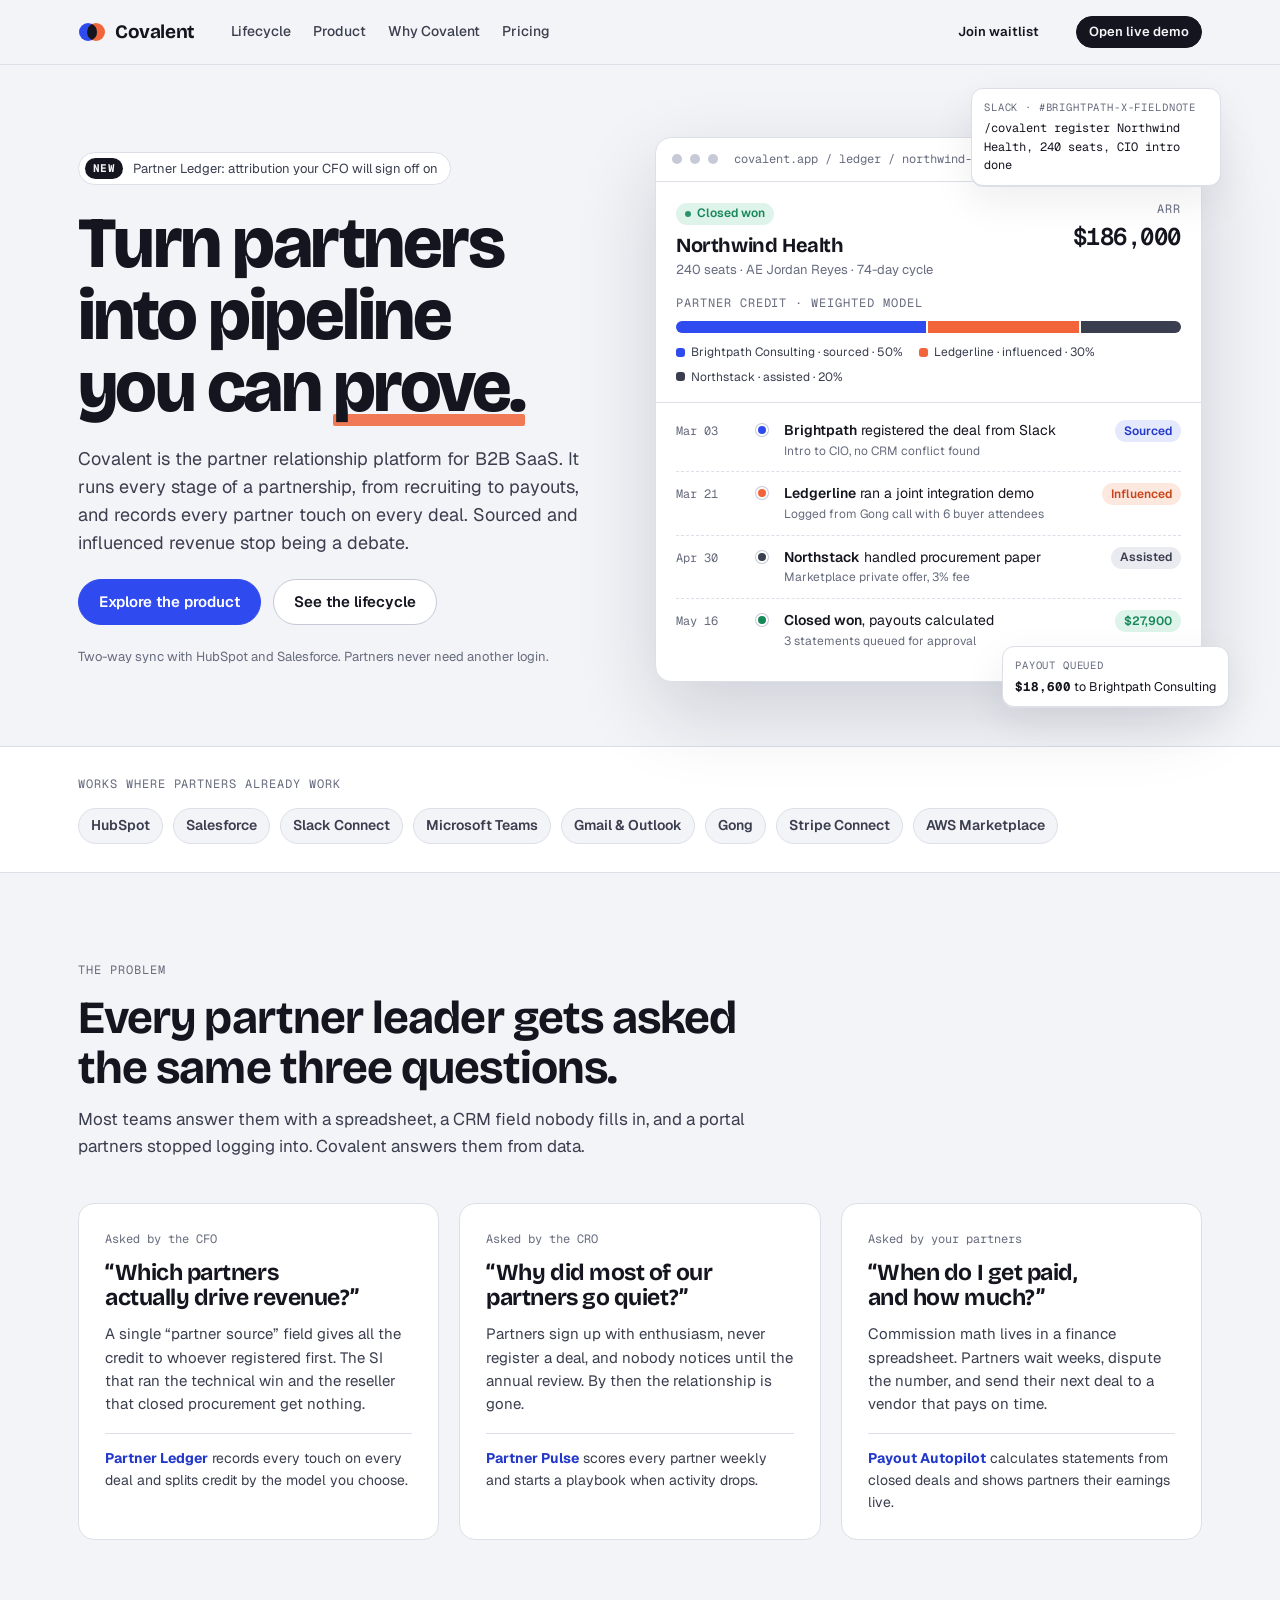
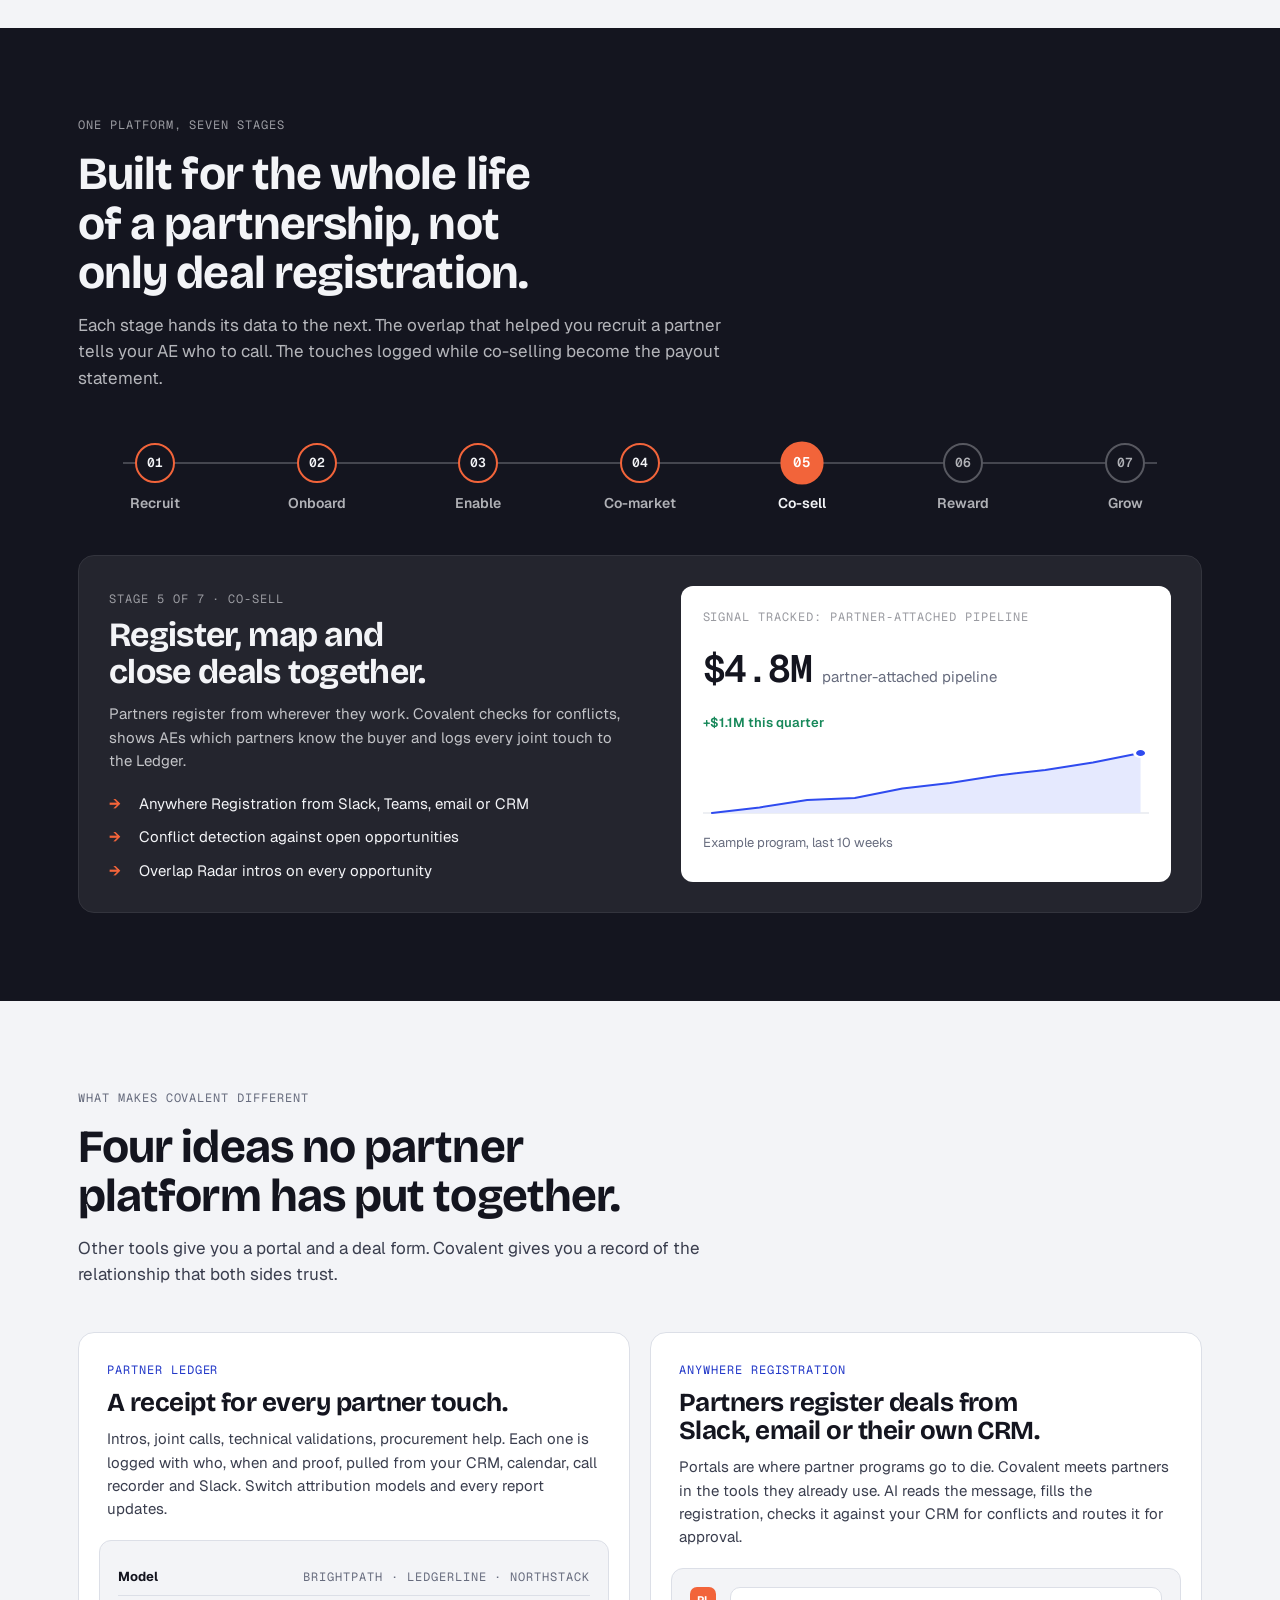
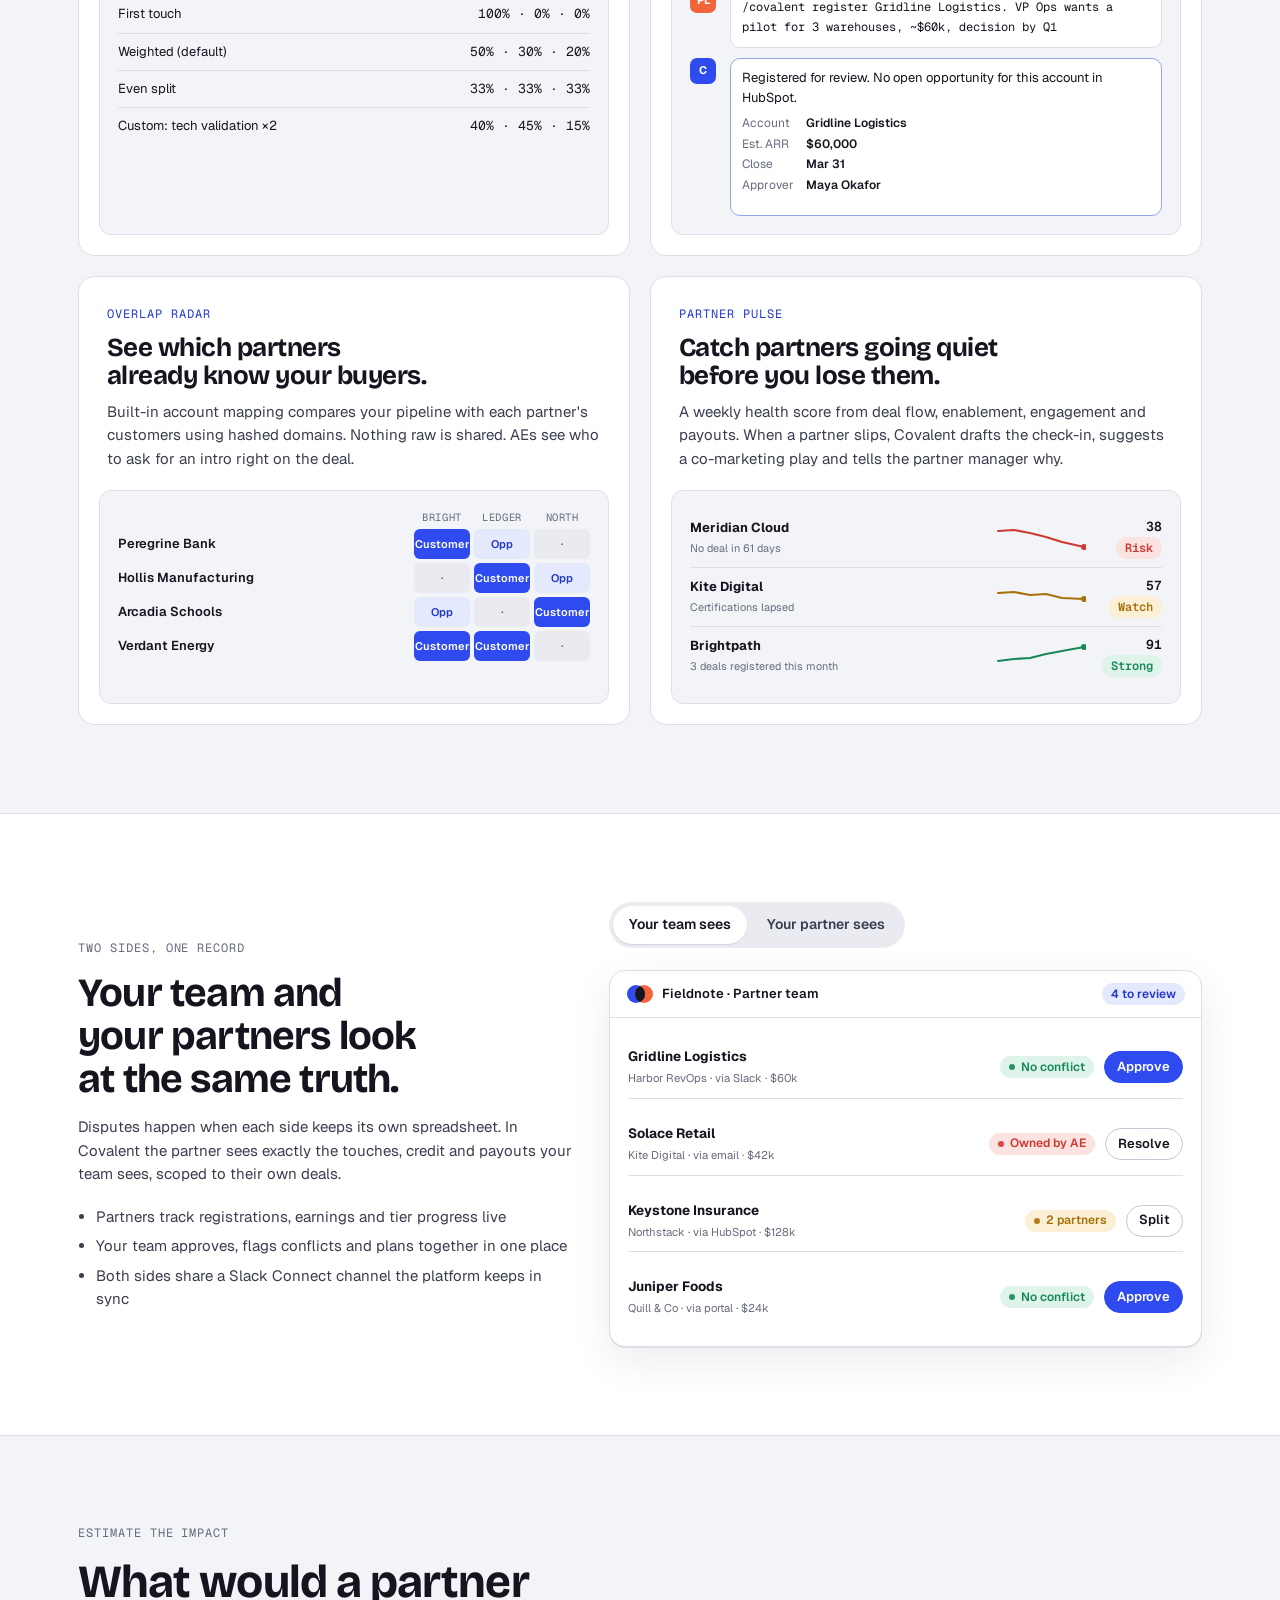
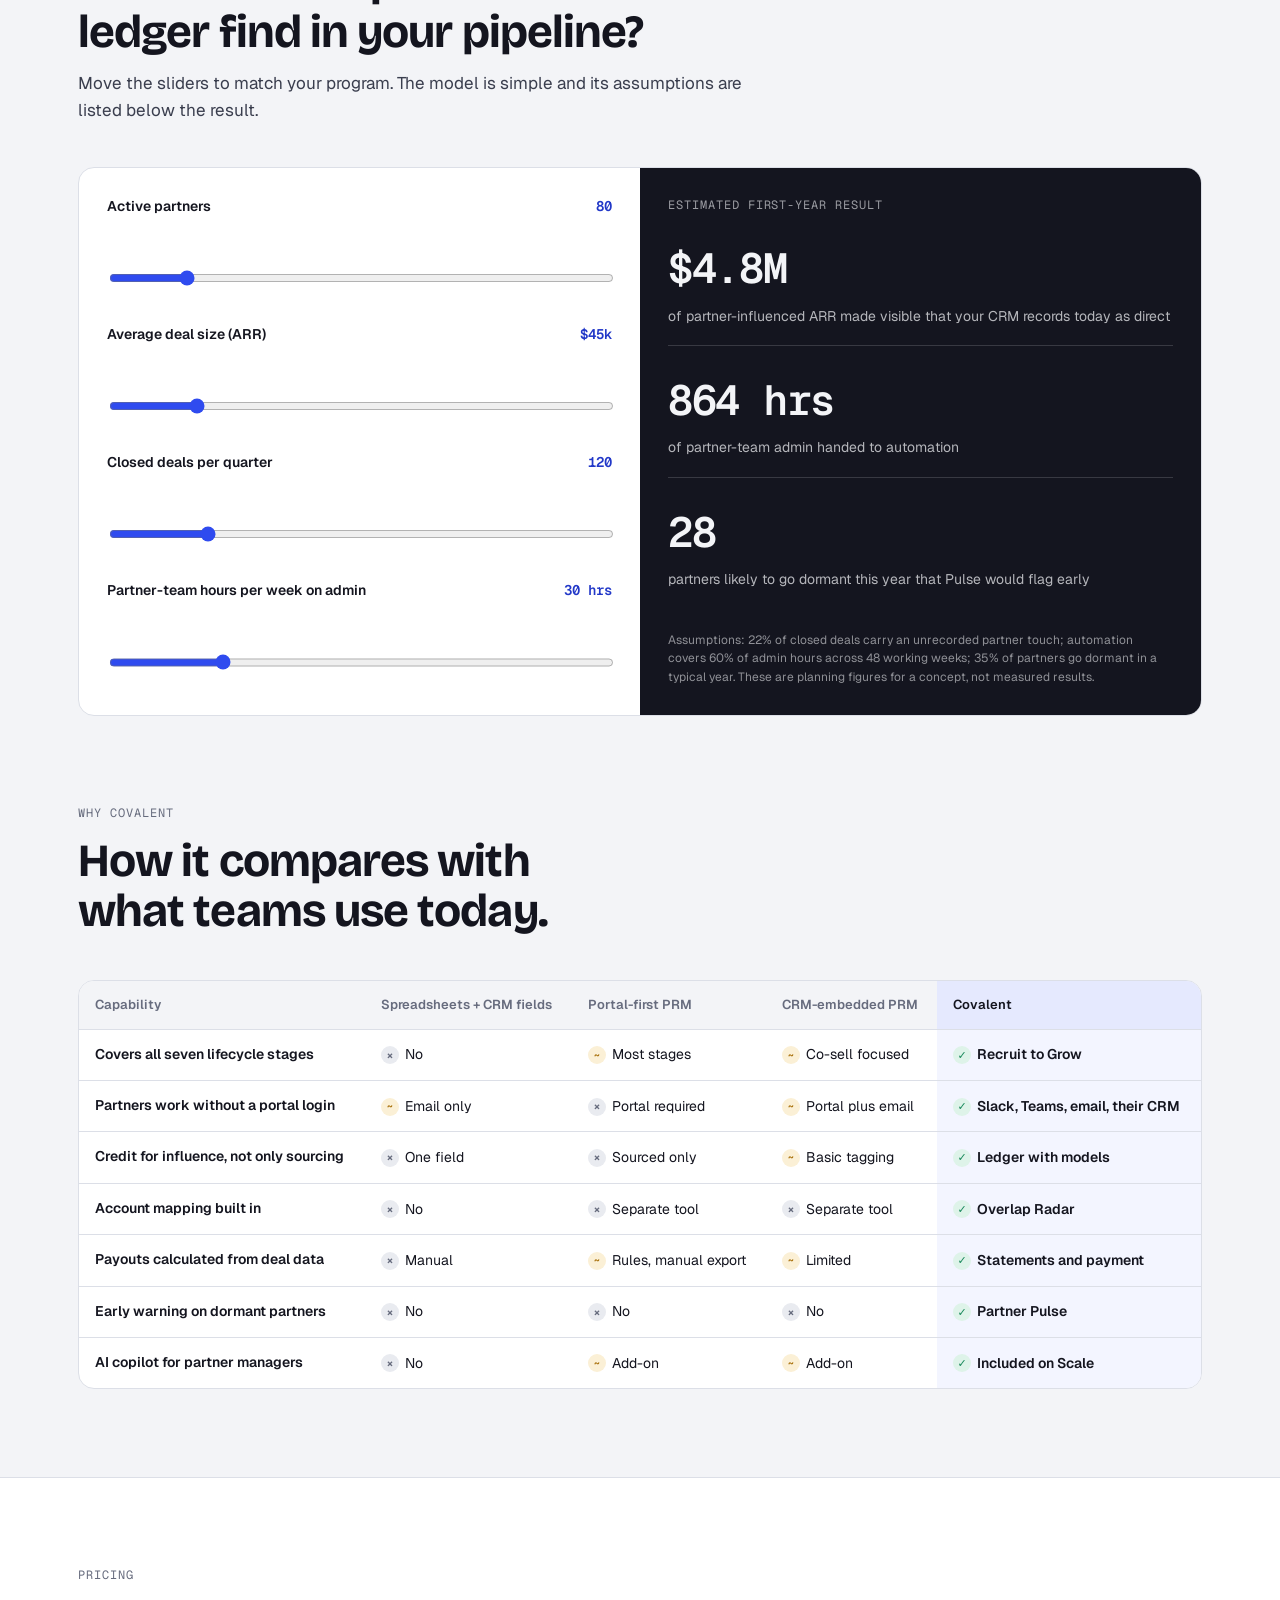
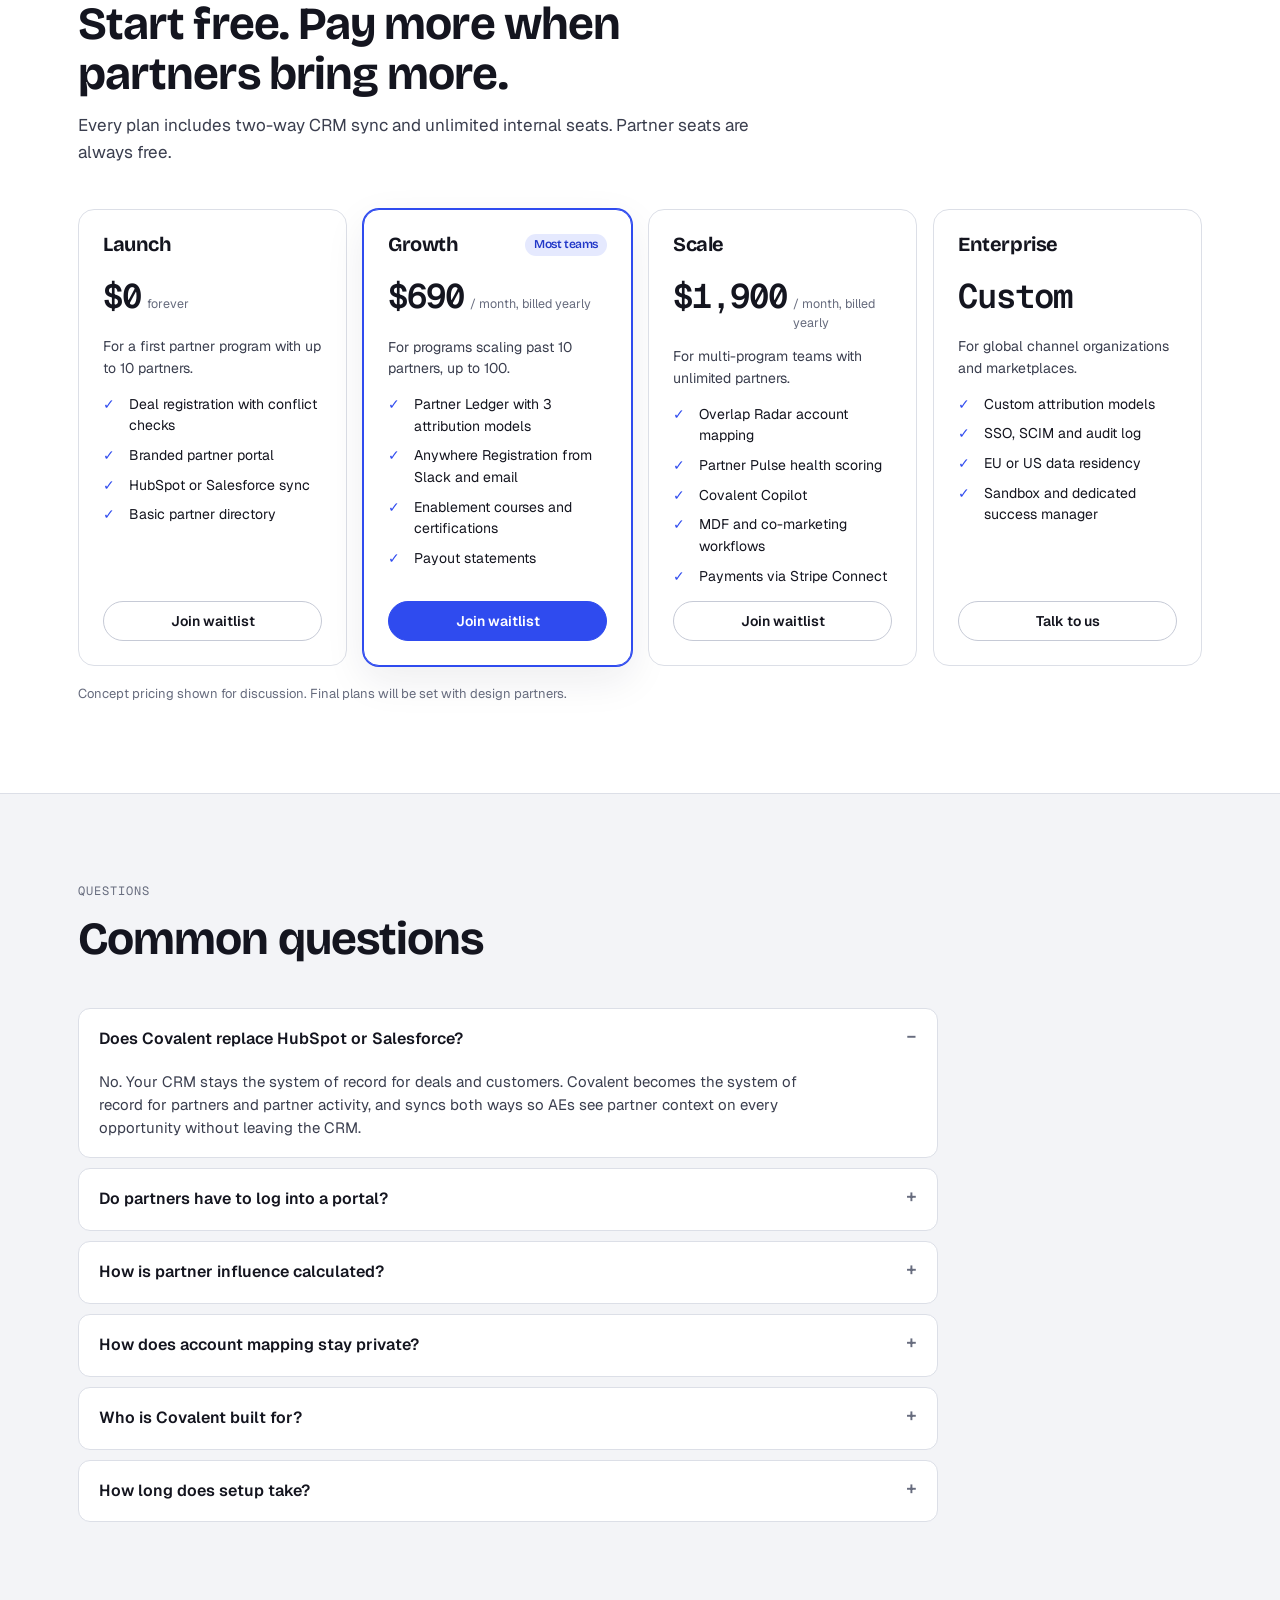
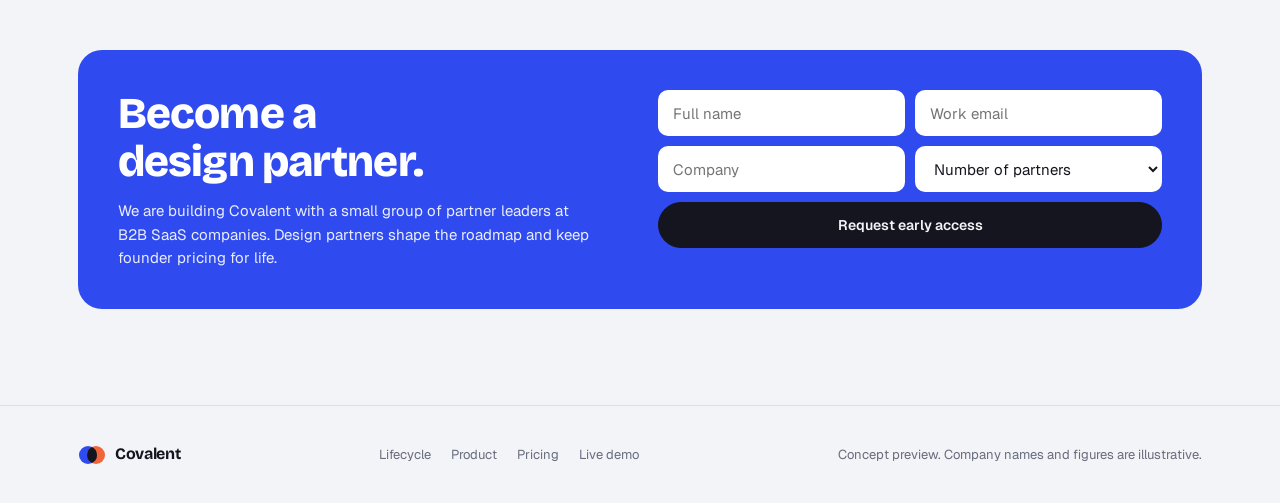
<file: covalent/index.html>
<!doctype html>
<html lang="en">
<head>
<meta charset="utf-8">
<meta name="viewport" content="width=device-width, initial-scale=1, viewport-fit=cover">
<title>Covalent Partner Platform</title>
<meta name="claude:viewport-fit-sides" content="cover">
<meta name="description" content="Covalent is the partner relationship platform for B2B SaaS. Run the full partnership lifecycle and prove every partner-sourced and partner-influenced dollar.">
<link rel="preconnect" href="https://fonts.googleapis.com">
<link rel="preconnect" href="https://fonts.gstatic.com" crossorigin>
<link rel="stylesheet" href="https://fonts.googleapis.com/css2?family=Bricolage+Grotesque:opsz,wght@12..96,500;12..96,700;12..96,800&family=Geist:wght@400;500;600;700&family=Geist+Mono:wght@400;500;600&display=swap">
<link rel="stylesheet" href="brand.css">
<style>
/* Layout concept: one centered 1180px column; each section is a band on the paper.
   The hero's product window (a deal's partner ledger) is the one bold moment. */
:root { --col: 1180px; }
body::before { content: ""; position: fixed; inset: 0 0 auto; height: env(safe-area-inset-top, 0px); z-index: 10; background: var(--paper); }
.wrap {
  max-width: var(--col); margin: 0 auto;
  padding-left: max(16px, env(safe-area-inset-left, 0px));
  padding-right: max(16px, env(safe-area-inset-right, 0px));
}
@media (min-width: 720px) { .wrap { padding-left: max(28px, env(safe-area-inset-left, 0px)); padding-right: max(28px, env(safe-area-inset-right, 0px)); } }
section { padding-block: 88px; }
.section-head { display: grid; gap: 14px; max-width: 720px; margin-bottom: 44px; }
.section-head h2 { font-size: clamp(30px, 4.2vw, 46px); font-weight: 700; }
.section-head p { color: var(--ink-2); font-size: 17px; max-width: 62ch; }

/* Nav */
.nav { position: sticky; top: env(safe-area-inset-top, 0px); z-index: 20; background: color-mix(in srgb, var(--paper) 86%, transparent); backdrop-filter: blur(12px); -webkit-backdrop-filter: blur(12px); border-bottom: 1px solid var(--rule); }
.nav .wrap { display: flex; align-items: center; gap: 24px; height: 64px; }
.nav-links { display: flex; gap: 22px; margin-left: 12px; }
.nav-links a { text-decoration: none; color: var(--ink-2); font-size: 14px; font-weight: 500; }
.nav-links a:hover { color: var(--ink); }
.nav .spacer { flex: 1; }
@media (max-width: 860px) { .nav-links, .nav .hide-sm { display: none; } }

/* Hero */
.hero { padding-block: 72px 64px; }
.hero .wrap { display: grid; grid-template-columns: minmax(0, 1fr) minmax(0, 1.05fr); gap: 56px; align-items: center; }
@media (max-width: 980px) { .hero .wrap { grid-template-columns: minmax(0, 1fr); } }
.hero-copy { display: grid; gap: 22px; min-width: 0; }
.hero h1 { font-size: clamp(40px, 6vw, 72px); font-weight: 800; letter-spacing: -0.035em; line-height: 1.0; isolation: isolate; }
.hero h1 .proof { position: relative; white-space: nowrap; }
.hero h1 .proof::after { content: ""; position: absolute; left: 0; right: 0; bottom: 0.06em; height: 0.16em; background: var(--tangerine); border-radius: 2px; z-index: -1; opacity: .85; }
.hero .lede { font-size: 18px; color: var(--ink-2); max-width: 54ch; }
.hero-ctas { display: flex; gap: 12px; flex-wrap: wrap; }
.hero-ctas .btn { height: 46px; padding: 0 20px; font-size: 15px; }
.hero-note { font-size: 13px; color: var(--muted); }
.hero-badge { display: inline-flex; align-items: center; gap: 10px; width: fit-content; padding: 5px 12px 5px 6px; border-radius: 999px; background: var(--sheet); border: 1px solid var(--rule); font-size: 13px; color: var(--ink-2); }
.hero-badge b { background: var(--ink); color: var(--paper); border-radius: 999px; padding: 2px 8px; font-size: 11px; font-family: var(--mono); letter-spacing: .04em; }

/* Product window: a deal's ledger */
.window { position: relative; background: var(--sheet); border: 1px solid var(--rule); border-radius: var(--r-lg); box-shadow: var(--shadow-lg); min-width: 0; }
.window-bar { display: flex; align-items: center; gap: 8px; padding: 12px 16px; border-bottom: 1px solid var(--rule); }
.window-bar i { width: 10px; height: 10px; border-radius: 50%; background: var(--rule-strong); }
.window-bar span { margin-left: 8px; font-family: var(--mono); font-size: 12px; color: var(--muted); overflow: hidden; text-overflow: ellipsis; white-space: nowrap; }
.deal-head { display: flex; justify-content: space-between; gap: 16px; align-items: flex-start; padding: 18px 20px 10px; flex-wrap: wrap; }
.deal-head h3 { font-size: 20px; font-weight: 700; }
.deal-head .sub { color: var(--muted); font-size: 13px; margin-top: 4px; }
.deal-amt { text-align: right; }
.deal-amt .num { font-size: 24px; font-weight: 600; letter-spacing: -0.02em; }
.split { padding: 4px 20px 16px; }
.split-bar { display: flex; gap: 2px; height: 12px; border-radius: 6px; overflow: hidden; margin: 8px 0 10px; }
.split-bar div { height: 100%; }
.split-legend { display: flex; flex-wrap: wrap; gap: 6px 16px; font-size: 12px; color: var(--ink-2); }
.split-legend span { display: inline-flex; align-items: center; gap: 6px; }
.split-legend i { width: 9px; height: 9px; border-radius: 3px; display: inline-block; }
.timeline { list-style: none; margin: 0; padding: 6px 20px 20px; display: grid; gap: 0; border-top: 1px solid var(--rule); }
.timeline li { display: grid; grid-template-columns: 70px 18px minmax(0, 1fr) auto; gap: 10px; align-items: start; padding: 11px 0; border-bottom: 1px dashed var(--rule); }
.timeline li:last-child { border-bottom: 0; }
.timeline .when { font-family: var(--mono); font-size: 12px; color: var(--muted); padding-top: 2px; }
.timeline .dot { width: 12px; height: 12px; border-radius: 50%; margin-top: 4px; border: 2px solid var(--sheet); box-shadow: 0 0 0 1px var(--rule-strong); }
.timeline .what { font-size: 14px; min-width: 0; }
.timeline .what b { font-weight: 600; }
.timeline .what small { display: block; color: var(--muted); font-size: 12px; }
.float { position: absolute; background: var(--sheet); border: 1px solid var(--rule); border-radius: 12px; box-shadow: var(--shadow); padding: 10px 12px; font-size: 12.5px; display: grid; gap: 4px; max-width: 250px; animation: bob 6s ease-in-out infinite; }
.float .eyebrow { font-size: 10.5px; }
.float code { font-family: var(--mono); font-size: 12px; color: var(--ink); }
.float.slack { right: -20px; top: -50px; }
.float.payout { right: -28px; bottom: -26px; animation-delay: -3s; }
@keyframes bob { 0%, 100% { transform: translateY(0); } 50% { transform: translateY(-6px); } }
@media (max-width: 1240px) { .float.slack { display: none; } .float.payout { right: 12px; bottom: -34px; } }
@media (max-width: 620px) { .float { display: none; } }

/* Works-with strip */
.strip { padding-block: 28px; border-block: 1px solid var(--rule); background: var(--sheet); }
.strip .wrap { display: flex; align-items: center; gap: 14px 28px; flex-wrap: wrap; }
.strip .eyebrow { flex: none; }
.strip ul { list-style: none; display: flex; flex-wrap: wrap; gap: 10px; margin: 0; padding: 0; }
.strip li { font-weight: 600; font-size: 14px; color: var(--ink-2); padding: 6px 12px; border: 1px solid var(--rule); border-radius: 999px; background: var(--paper); }

/* Pain */
.questions { display: grid; grid-template-columns: repeat(3, minmax(0, 1fr)); gap: 20px; }
@media (max-width: 860px) { .questions { grid-template-columns: minmax(0, 1fr); } }
.q { display: grid; gap: 12px; align-content: start; padding: 26px; border-radius: var(--r-lg); background: var(--sheet); border: 1px solid var(--rule); }
.q .asker { font-family: var(--mono); font-size: 12px; color: var(--muted); }
.q h3 { font-size: 23px; font-weight: 700; }
.q p { color: var(--ink-2); }
.q .answer { margin-top: 6px; padding-top: 14px; border-top: 1px solid var(--rule); font-size: 14px; }
.q .answer b { color: var(--cobalt-strong); }

/* Lifecycle */
.lifecycle { background: var(--ink); color: var(--paper); }
.lifecycle .section-head p { color: color-mix(in srgb, var(--paper) 72%, var(--ink)); }
.lifecycle .eyebrow { color: color-mix(in srgb, var(--paper) 60%, var(--ink)); }
.rail { display: grid; grid-template-columns: repeat(7, minmax(0, 1fr)); gap: 8px; margin-bottom: 28px; position: relative; }
.rail::before { content: ""; position: absolute; left: 4%; right: 4%; top: 27px; height: 2px; background: color-mix(in srgb, var(--paper) 22%, var(--ink)); }
.stage-btn { position: relative; display: grid; justify-items: center; gap: 10px; padding: 8px 4px 12px; border: 0; background: none; color: color-mix(in srgb, var(--paper) 70%, var(--ink)); cursor: pointer; border-radius: 12px; }
.stage-btn .n { width: 40px; height: 40px; border-radius: 50%; display: grid; place-items: center; font-family: var(--mono); font-size: 13px; font-weight: 600; background: var(--ink); border: 2px solid color-mix(in srgb, var(--paper) 30%, var(--ink)); transition: all .2s ease; }
.stage-btn .t { font-weight: 600; font-size: 14px; }
.stage-btn:hover .n { border-color: var(--paper); }
.stage-btn[aria-selected="true"] { color: var(--paper); }
.stage-btn[aria-selected="true"] .n { background: var(--tangerine); border-color: var(--tangerine); color: #fff; transform: scale(1.08); }
.stage-btn.done .n { border-color: var(--tangerine); color: var(--paper); }
@media (max-width: 760px) {
  .rail { grid-template-columns: repeat(7, 72px); overflow-x: auto; padding-bottom: 4px; }
  .rail::before { display: none; }
}
.stage-panel { display: grid; grid-template-columns: minmax(0, 1.1fr) minmax(0, 1fr); gap: 32px; padding: 30px; border-radius: var(--r-lg); background: color-mix(in srgb, var(--paper) 7%, var(--ink)); border: 1px solid color-mix(in srgb, var(--paper) 14%, var(--ink)); }
@media (max-width: 860px) { .stage-panel { grid-template-columns: minmax(0, 1fr); padding: 22px; } }
.stage-panel h3 { font-size: clamp(26px, 3vw, 34px); font-weight: 700; margin: 8px 0 12px; }
.stage-panel p { color: color-mix(in srgb, var(--paper) 78%, var(--ink)); max-width: 52ch; }
.stage-panel ul { list-style: none; padding: 0; margin: 20px 0 0; display: grid; gap: 10px; }
.stage-panel li { display: grid; grid-template-columns: 22px minmax(0, 1fr); gap: 8px; font-size: 15px; }
.stage-panel li::before { content: "→"; color: var(--tangerine); font-weight: 700; }
.signal { display: grid; gap: 14px; align-content: start; padding: 22px; border-radius: 12px; background: var(--sheet); color: var(--ink); min-width: 0; }
.signal .metric { display: flex; align-items: baseline; gap: 10px; flex-wrap: wrap; }
.signal .metric .num { font-size: 38px; font-weight: 600; letter-spacing: -0.03em; }
.signal .metric .delta { font-size: 13px; font-weight: 600; color: var(--good); }
.signal svg { width: 100%; height: 72px; display: block; }
.signal .who { font-size: 13px; color: var(--muted); }
.signal .auto { display: flex; gap: 8px; flex-wrap: wrap; }

/* Pillars */
.pillars-grid { display: grid; grid-template-columns: repeat(2, minmax(0, 1fr)); gap: 20px; }
@media (max-width: 900px) { .pillars-grid { grid-template-columns: minmax(0, 1fr); } }
.pillar { display: grid; grid-template-rows: auto 1fr; border-radius: var(--r-lg); background: var(--sheet); border: 1px solid var(--rule); overflow: hidden; }
.pillar-copy { padding: 28px 28px 20px; display: grid; gap: 10px; }
.pillar-copy .eyebrow { color: var(--cobalt-strong); }
.pillar-copy h3 { font-size: 26px; font-weight: 700; }
.pillar-copy p { color: var(--ink-2); max-width: 54ch; }
.pillar-vis { margin: 0 20px 20px; padding: 18px; border-radius: 12px; background: var(--paper); border: 1px solid var(--rule); min-width: 0; font-size: 13px; }
.vis-row { display: flex; align-items: center; justify-content: space-between; gap: 12px; padding: 8px 0; border-bottom: 1px solid var(--rule); }
.vis-row:last-child { border-bottom: 0; }
.vis-row .l { display: flex; align-items: center; gap: 10px; min-width: 0; }
.vis-row .l span { overflow: hidden; text-overflow: ellipsis; white-space: nowrap; }
.avatar { width: 26px; height: 26px; border-radius: 7px; display: grid; place-items: center; font-size: 11px; font-weight: 700; color: #fff; flex: none; }
.chat { display: grid; gap: 10px; }
.chat .msg { display: grid; grid-template-columns: 30px minmax(0, 1fr); gap: 10px; }
.chat .msg .body { background: var(--sheet); border: 1px solid var(--rule); border-radius: 10px; padding: 9px 11px; min-width: 0; }
.chat .msg .body code { font-family: var(--mono); font-size: 12px; word-break: break-word; }
.chat .bot .body { border-color: color-mix(in srgb, var(--cobalt) 40%, var(--rule)); }
.chat .fields { display: grid; grid-template-columns: auto minmax(0, 1fr); gap: 2px 12px; margin-top: 6px; font-size: 12px; }
.chat .fields dt { color: var(--muted); }
.chat .fields dd { margin: 0; font-weight: 600; }
.overlap-grid { display: grid; grid-template-columns: minmax(0, 1fr) repeat(3, 56px); gap: 4px; align-items: center; }
.overlap-grid .h { font-family: var(--mono); font-size: 10.5px; color: var(--muted); text-align: center; text-transform: uppercase; letter-spacing: .05em; }
.overlap-grid .acct { font-weight: 600; overflow: hidden; text-overflow: ellipsis; white-space: nowrap; }
.cell { height: 30px; border-radius: 6px; display: grid; place-items: center; font-size: 11px; font-weight: 600; }
.cell.c0 { background: var(--sunk); color: var(--muted); }
.cell.c1 { background: var(--cobalt-soft); color: var(--cobalt-strong); }
.cell.c2 { background: var(--cobalt); color: var(--cobalt-ink); }
.pulse-row { display: grid; grid-template-columns: minmax(0, 1fr) 90px 64px; gap: 12px; align-items: center; padding: 8px 0; border-bottom: 1px solid var(--rule); }
.pulse-row:last-child { border-bottom: 0; }
.pulse-row svg { width: 90px; height: 26px; }
.pulse-row .score { font-family: var(--mono); font-weight: 600; text-align: right; }

/* Two sides */
.sides-toggle { display: inline-flex; padding: 4px; border-radius: 999px; background: var(--sunk); gap: 4px; margin-bottom: 22px; }
.sides-toggle button { border: 0; background: none; padding: 8px 16px; border-radius: 999px; font-weight: 600; font-size: 14px; cursor: pointer; color: var(--ink-2); }
.sides-toggle button[aria-pressed="true"] { background: var(--sheet); color: var(--ink); box-shadow: var(--shadow-sm); }
.sides { display: grid; grid-template-columns: minmax(0, 1fr) minmax(0, 1.2fr); gap: 36px; align-items: center; }
@media (max-width: 900px) { .sides { grid-template-columns: minmax(0, 1fr); } }
.sides-copy { display: grid; gap: 14px; }
.sides-copy ul { margin: 6px 0 0; padding-left: 18px; color: var(--ink-2); display: grid; gap: 6px; }
.mini-app { background: var(--sheet); border: 1px solid var(--rule); border-radius: var(--r-lg); box-shadow: var(--shadow); overflow: hidden; min-width: 0; }
.mini-top { display: flex; align-items: center; justify-content: space-between; gap: 10px; padding: 12px 16px; border-bottom: 1px solid var(--rule); font-size: 13px; }
.mini-top .who { display: flex; align-items: center; gap: 8px; font-weight: 600; }
.mini-body { padding: 18px; display: grid; gap: 14px; font-size: 13.5px; }
.mini-kpis { display: grid; grid-template-columns: repeat(3, minmax(0, 1fr)); gap: 10px; }
.mini-kpi { padding: 12px; border-radius: 10px; background: var(--paper); border: 1px solid var(--rule); min-width: 0; }
.mini-kpi .num { font-size: 20px; font-weight: 600; display: block; }
.mini-kpi small { color: var(--muted); font-size: 12px; }
.tier { display: grid; gap: 6px; }
.tier .bar { height: 8px; border-radius: 4px; background: var(--sunk); overflow: hidden; }
.tier .bar div { height: 100%; background: var(--tangerine); border-radius: 4px; }
.reg-row { display: grid; grid-template-columns: minmax(0, 1fr) auto auto; gap: 10px; align-items: center; padding: 10px 0; border-bottom: 1px solid var(--rule); }
.reg-row:last-child { border-bottom: 0; }
.reg-row b { display: block; }
.reg-row small { color: var(--muted); }
@media (max-width: 520px) { .mini-kpis { grid-template-columns: minmax(0, 1fr); } .reg-row { grid-template-columns: minmax(0, 1fr); } }

/* ROI */
.roi-box { display: grid; grid-template-columns: minmax(0, 1fr) minmax(0, 1fr); gap: 0; border-radius: var(--r-lg); overflow: hidden; border: 1px solid var(--rule); background: var(--sheet); }
@media (max-width: 860px) { .roi-box { grid-template-columns: minmax(0, 1fr); } }
.roi-in { padding: 28px; display: grid; gap: 22px; }
.field { display: grid; gap: 8px; }
.field label { display: flex; justify-content: space-between; gap: 10px; font-weight: 600; font-size: 14px; }
.field label output { font-family: var(--mono); color: var(--cobalt-strong); }
.field input[type="range"] { width: 100%; accent-color: var(--cobalt); }
.roi-out { padding: 28px; background: var(--ink); color: var(--paper); display: grid; gap: 22px; align-content: start; }
.roi-out .eyebrow { color: color-mix(in srgb, var(--paper) 60%, var(--ink)); }
.roi-stat { display: grid; gap: 4px; padding-bottom: 18px; border-bottom: 1px solid color-mix(in srgb, var(--paper) 16%, var(--ink)); }
.roi-stat:last-of-type { border-bottom: 0; }
.roi-stat .num { font-size: clamp(30px, 4vw, 42px); font-weight: 600; letter-spacing: -0.03em; }
.roi-stat p { color: color-mix(in srgb, var(--paper) 72%, var(--ink)); font-size: 14px; }
.roi-foot { font-size: 12px; color: color-mix(in srgb, var(--paper) 55%, var(--ink)); }

/* Compare */
.table-scroll { overflow-x: auto; border: 1px solid var(--rule); border-radius: var(--r-lg); background: var(--sheet); }
table.compare { width: 100%; border-collapse: collapse; min-width: 720px; font-size: 14px; }
.compare th, .compare td { padding: 14px 16px; text-align: left; border-bottom: 1px solid var(--rule); vertical-align: top; }
.compare thead th { font-size: 13px; color: var(--muted); font-weight: 600; background: var(--paper); }
.compare thead th.us { color: var(--ink); background: var(--cobalt-soft); }
.compare td.us { background: color-mix(in srgb, var(--cobalt-soft) 45%, var(--sheet)); font-weight: 600; }
.compare tbody tr:last-child td, .compare tbody tr:last-child th { border-bottom: 0; }
.compare tbody th { font-weight: 600; }
.mk { display: inline-flex; align-items: center; gap: 6px; }
.mk::before { font-weight: 700; width: 18px; height: 18px; border-radius: 50%; display: inline-grid; place-items: center; font-size: 11px; flex: none; }
.mk.y::before { content: "✓"; background: var(--good-soft); color: var(--good); }
.mk.p::before { content: "~"; background: var(--warn-soft); color: var(--warn); }
.mk.n::before { content: "×"; background: var(--sunk); color: var(--muted); }

/* Pricing */
.plans { display: grid; grid-template-columns: repeat(4, minmax(0, 1fr)); gap: 16px; }
@media (max-width: 1060px) { .plans { grid-template-columns: repeat(2, minmax(0, 1fr)); } }
@media (max-width: 600px) { .plans { grid-template-columns: minmax(0, 1fr); } }
.plan { display: grid; grid-template-rows: auto auto auto 1fr auto; gap: 14px; padding: 24px; border-radius: var(--r-lg); background: var(--sheet); border: 1px solid var(--rule); }
.plan.featured { border-color: var(--cobalt); box-shadow: 0 0 0 1px var(--cobalt), var(--shadow); }
.plan h3 { font-size: 20px; font-weight: 700; display: flex; justify-content: space-between; align-items: center; gap: 8px; }
.plan .price { display: flex; align-items: baseline; gap: 6px; }
.plan .price .num { font-size: 34px; font-weight: 600; letter-spacing: -0.03em; }
.plan .price small { color: var(--muted); }
.plan .for { color: var(--ink-2); font-size: 14px; }
.plan ul { list-style: none; padding: 0; margin: 0; display: grid; gap: 8px; font-size: 14px; align-content: start; }
.plan li { display: grid; grid-template-columns: 18px minmax(0, 1fr); gap: 8px; }
.plan li::before { content: "✓"; color: var(--cobalt); font-weight: 700; }
.pricing-note { margin-top: 18px; font-size: 13px; color: var(--muted); }

/* FAQ */
.faq-list { display: grid; gap: 10px; max-width: 860px; }
.faq-list details { background: var(--sheet); border: 1px solid var(--rule); border-radius: 12px; padding: 0 20px; }
.faq-list summary { cursor: pointer; padding: 18px 0; font-weight: 600; font-size: 16px; list-style: none; display: flex; justify-content: space-between; gap: 16px; }
.faq-list summary::-webkit-details-marker { display: none; }
.faq-list summary::after { content: "+"; font-family: var(--mono); color: var(--muted); font-size: 18px; line-height: 1; }
.faq-list details[open] summary::after { content: "−"; }
.faq-list details p { padding-bottom: 18px; color: var(--ink-2); max-width: 70ch; }

/* CTA */
.cta { padding-block: 40px 96px; }
.cta-box { display: grid; grid-template-columns: minmax(0, 1fr) minmax(0, 1fr); gap: 36px; padding: 40px; border-radius: 24px; background: var(--cobalt); color: var(--cobalt-ink); }
@media (max-width: 900px) { .cta-box { grid-template-columns: minmax(0, 1fr); padding: 28px; } }
.cta-box h2 { font-size: clamp(30px, 4vw, 44px); font-weight: 800; }
.cta-box p { margin-top: 14px; opacity: .9; max-width: 48ch; }
.cta-form { display: grid; gap: 10px; align-content: start; }
.cta-form .row { display: grid; grid-template-columns: minmax(0, 1fr) minmax(0, 1fr); gap: 10px; }
@media (max-width: 520px) { .cta-form .row { grid-template-columns: minmax(0, 1fr); } }
.cta-form input, .cta-form select { height: 46px; border-radius: 10px; border: 1px solid transparent; padding: 0 14px; background: var(--sheet); color: var(--ink); width: 100%; }
.cta-form .btn { height: 46px; background: var(--ink); color: var(--paper); border-color: var(--ink); }
.cta-form .done { font-size: 14px; padding: 12px 14px; border-radius: 10px; background: color-mix(in srgb, var(--sheet) 18%, transparent); }
.cta-form label { position: absolute; width: 1px; height: 1px; overflow: hidden; clip: rect(0 0 0 0); }

footer { border-top: 1px solid var(--rule); padding-block: 36px; font-size: 13px; color: var(--muted); }
footer .wrap { display: flex; gap: 16px 32px; flex-wrap: wrap; align-items: center; justify-content: space-between; }
footer nav { display: flex; gap: 20px; flex-wrap: wrap; }
footer a { text-decoration: none; }
footer a:hover { color: var(--ink); }
</style>
</head>
<body>

<header class="nav">
  <div class="wrap">
    <a class="wordmark" href="#top" aria-label="Covalent home">
      <svg class="mark" viewBox="0 0 28 20" aria-hidden="true"><circle class="a" cx="10" cy="10" r="9"/><circle class="b" cx="18" cy="10" r="9"/><path class="lens" d="M14 1.94 A9 9 0 0 1 14 18.06 A9 9 0 0 1 14 1.94Z"/></svg>
      Covalent
    </a>
    <nav class="nav-links" aria-label="Primary">
      <a href="#lifecycle">Lifecycle</a>
      <a href="#product">Product</a>
      <a href="#compare">Why Covalent</a>
      <a href="#pricing">Pricing</a>
    </nav>
    <span class="spacer"></span>
    <a class="btn ghost sm hide-sm" href="#waitlist">Join waitlist</a>
    <a class="btn primary sm" href="app.html">Open live demo</a>
  </div>
</header>

<main id="top">

<section class="hero">
  <div class="wrap">
    <div class="hero-copy">
      <span class="hero-badge"><b>NEW</b> Partner Ledger: attribution your CFO will sign off on</span>
      <h1>Turn partners into pipeline you can <span class="proof">prove.</span></h1>
      <p class="lede">Covalent is the partner relationship platform for B2B SaaS. It runs every stage of a partnership, from recruiting to payouts, and records every partner touch on every deal. Sourced and influenced revenue stop being a debate.</p>
      <div class="hero-ctas">
        <a class="btn cobalt" href="app.html">Explore the product</a>
        <a class="btn" href="#lifecycle">See the lifecycle</a>
      </div>
      <p class="hero-note">Two-way sync with HubSpot and Salesforce. Partners never need another login.</p>
    </div>

    <div class="window" aria-label="Example: a deal's partner ledger in Covalent">
      <div class="window-bar"><i></i><i></i><i></i><span>covalent.app / ledger / northwind-health</span></div>
      <div class="deal-head">
        <div>
          <span class="pill good">Closed won</span>
          <h3 style="margin-top:10px">Northwind Health</h3>
          <div class="sub">240 seats · AE Jordan Reyes · 74-day cycle</div>
        </div>
        <div class="deal-amt">
          <div class="eyebrow">ARR</div>
          <div class="num">$186,000</div>
        </div>
      </div>
      <div class="split">
        <div class="eyebrow">Partner credit · weighted model</div>
        <div class="split-bar" role="img" aria-label="Brightpath 50 percent, Ledgerline 30 percent, Northstack 20 percent">
          <div style="width:50%;background:var(--cobalt)"></div>
          <div style="width:30%;background:var(--tangerine)"></div>
          <div style="width:20%;background:var(--ink-2)"></div>
        </div>
        <div class="split-legend">
          <span><i style="background:var(--cobalt)"></i>Brightpath Consulting · sourced · 50%</span>
          <span><i style="background:var(--tangerine)"></i>Ledgerline · influenced · 30%</span>
          <span><i style="background:var(--ink-2)"></i>Northstack · assisted · 20%</span>
        </div>
      </div>
      <ol class="timeline">
        <li><span class="when">Mar 03</span><span class="dot" style="background:var(--cobalt)"></span><span class="what"><b>Brightpath</b> registered the deal from Slack<small>Intro to CIO, no CRM conflict found</small></span><span class="pill cobalt plain">Sourced</span></li>
        <li><span class="when">Mar 21</span><span class="dot" style="background:var(--tangerine)"></span><span class="what"><b>Ledgerline</b> ran a joint integration demo<small>Logged from Gong call with 6 buyer attendees</small></span><span class="pill tangerine plain">Influenced</span></li>
        <li><span class="when">Apr 30</span><span class="dot" style="background:var(--ink-2)"></span><span class="what"><b>Northstack</b> handled procurement paper<small>Marketplace private offer, 3% fee</small></span><span class="pill plain">Assisted</span></li>
        <li><span class="when">May 16</span><span class="dot" style="background:var(--good)"></span><span class="what"><b>Closed won</b>, payouts calculated<small>3 statements queued for approval</small></span><span class="pill good plain">$27,900</span></li>
      </ol>
      <div class="float slack" aria-hidden="true">
        <span class="eyebrow">Slack · #brightpath-x-fieldnote</span>
        <code>/covalent register Northwind Health, 240 seats, CIO intro done</code>
      </div>
      <div class="float payout" aria-hidden="true">
        <span class="eyebrow">Payout queued</span>
        <span><b class="num">$18,600</b> to Brightpath Consulting</span>
      </div>
    </div>
  </div>
</section>

<div class="strip">
  <div class="wrap">
    <span class="eyebrow">Works where partners already work</span>
    <ul>
      <li>HubSpot</li><li>Salesforce</li><li>Slack Connect</li><li>Microsoft Teams</li><li>Gmail &amp; Outlook</li><li>Gong</li><li>Stripe Connect</li><li>AWS Marketplace</li>
    </ul>
  </div>
</div>

<section id="problem">
  <div class="wrap">
    <div class="section-head">
      <span class="eyebrow">The problem</span>
      <h2>Every partner leader gets asked the same three questions.</h2>
      <p>Most teams answer them with a spreadsheet, a CRM field nobody fills in, and a portal partners stopped logging into. Covalent answers them from data.</p>
    </div>
    <div class="questions">
      <article class="q">
        <span class="asker">Asked by the CFO</span>
        <h3>“Which partners actually drive revenue?”</h3>
        <p>A single “partner source” field gives all the credit to whoever registered first. The SI that ran the technical win and the reseller that closed procurement get nothing.</p>
        <p class="answer"><b>Partner Ledger</b> records every touch on every deal and splits credit by the model you choose.</p>
      </article>
      <article class="q">
        <span class="asker">Asked by the CRO</span>
        <h3>“Why did most of our partners go quiet?”</h3>
        <p>Partners sign up with enthusiasm, never register a deal, and nobody notices until the annual review. By then the relationship is gone.</p>
        <p class="answer"><b>Partner Pulse</b> scores every partner weekly and starts a playbook when activity drops.</p>
      </article>
      <article class="q">
        <span class="asker">Asked by your partners</span>
        <h3>“When do I get paid, and how much?”</h3>
        <p>Commission math lives in a finance spreadsheet. Partners wait weeks, dispute the number, and send their next deal to a vendor that pays on time.</p>
        <p class="answer"><b>Payout Autopilot</b> calculates statements from closed deals and shows partners their earnings live.</p>
      </article>
    </div>
  </div>
</section>

<section class="lifecycle" id="lifecycle">
  <div class="wrap">
    <div class="section-head">
      <span class="eyebrow">One platform, seven stages</span>
      <h2>Built for the whole life of a partnership, not only deal registration.</h2>
      <p>Each stage hands its data to the next. The overlap that helped you recruit a partner tells your AE who to call. The touches logged while co-selling become the payout statement.</p>
    </div>
    <div class="rail" role="tablist" aria-label="Partnership lifecycle stages" id="rail"></div>
    <div class="stage-panel" role="tabpanel" id="stage-panel" aria-live="polite"></div>
  </div>
</section>

<section id="product">
  <div class="wrap">
    <div class="section-head">
      <span class="eyebrow">What makes Covalent different</span>
      <h2>Four ideas no partner platform has put together.</h2>
      <p>Other tools give you a portal and a deal form. Covalent gives you a record of the relationship that both sides trust.</p>
    </div>
    <div class="pillars-grid">

      <article class="pillar">
        <div class="pillar-copy">
          <span class="eyebrow">Partner Ledger</span>
          <h3>A receipt for every partner touch.</h3>
          <p>Intros, joint calls, technical validations, procurement help. Each one is logged with who, when and proof, pulled from your CRM, calendar, call recorder and Slack. Switch attribution models and every report updates.</p>
        </div>
        <div class="pillar-vis" aria-label="Example: partner credit under three attribution models">
          <div class="vis-row"><span class="l"><b>Model</b></span><span class="eyebrow">Brightpath · Ledgerline · Northstack</span></div>
          <div class="vis-row"><span class="l"><span>First touch</span></span><span class="num">100% · 0% · 0%</span></div>
          <div class="vis-row"><span class="l"><span>Weighted (default)</span></span><span class="num">50% · 30% · 20%</span></div>
          <div class="vis-row"><span class="l"><span>Even split</span></span><span class="num">33% · 33% · 33%</span></div>
          <div class="vis-row"><span class="l"><span>Custom: tech validation ×2</span></span><span class="num">40% · 45% · 15%</span></div>
        </div>
      </article>

      <article class="pillar">
        <div class="pillar-copy">
          <span class="eyebrow">Anywhere Registration</span>
          <h3>Partners register deals from Slack, email or their own CRM.</h3>
          <p>Portals are where partner programs go to die. Covalent meets partners in the tools they already use. AI reads the message, fills the registration, checks it against your CRM for conflicts and routes it for approval.</p>
        </div>
        <div class="pillar-vis chat" aria-label="Example: a deal registered from Slack">
          <div class="msg"><span class="avatar" style="background:var(--tangerine)">PL</span><div class="body"><code>/covalent register Gridline Logistics. VP Ops wants a pilot for 3 warehouses, ~$60k, decision by Q1</code></div></div>
          <div class="msg bot"><span class="avatar" style="background:var(--cobalt)">C</span><div class="body">Registered for review. No open opportunity for this account in HubSpot.
            <dl class="fields"><dt>Account</dt><dd>Gridline Logistics</dd><dt>Est. ARR</dt><dd>$60,000</dd><dt>Close</dt><dd>Mar 31</dd><dt>Approver</dt><dd>Maya Okafor</dd></dl></div></div>
        </div>
      </article>

      <article class="pillar">
        <div class="pillar-copy">
          <span class="eyebrow">Overlap Radar</span>
          <h3>See which partners already know your buyers.</h3>
          <p>Built-in account mapping compares your pipeline with each partner's customers using hashed domains. Nothing raw is shared. AEs see who to ask for an intro right on the deal.</p>
        </div>
        <div class="pillar-vis" aria-label="Example: account overlap between open opportunities and three partners">
          <div class="overlap-grid">
            <span></span><span class="h">Bright</span><span class="h">Ledger</span><span class="h">North</span>
            <span class="acct">Peregrine Bank</span><span class="cell c2">Customer</span><span class="cell c1">Opp</span><span class="cell c0">·</span>
            <span class="acct">Hollis Manufacturing</span><span class="cell c0">·</span><span class="cell c2">Customer</span><span class="cell c1">Opp</span>
            <span class="acct">Arcadia Schools</span><span class="cell c1">Opp</span><span class="cell c0">·</span><span class="cell c2">Customer</span>
            <span class="acct">Verdant Energy</span><span class="cell c2">Customer</span><span class="cell c2">Customer</span><span class="cell c0">·</span>
          </div>
        </div>
      </article>

      <article class="pillar">
        <div class="pillar-copy">
          <span class="eyebrow">Partner Pulse</span>
          <h3>Catch partners going quiet before you lose them.</h3>
          <p>A weekly health score from deal flow, enablement, engagement and payouts. When a partner slips, Covalent drafts the check-in, suggests a co-marketing play and tells the partner manager why.</p>
        </div>
        <div class="pillar-vis" aria-label="Example: partner health scores with 12-week trends">
          <div class="pulse-row"><span><b>Meridian Cloud</b><br><small style="color:var(--muted)">No deal in 61 days</small></span><svg viewBox="0 0 90 26" aria-hidden="true"><polyline fill="none" stroke="var(--crit)" stroke-width="2" stroke-linecap="round" stroke-linejoin="round" points="2,6 18,5 34,8 50,12 66,17 88,22"/><circle cx="88" cy="22" r="3" fill="var(--crit)"/></svg><span class="score">38 <span class="pill crit plain">Risk</span></span></div>
          <div class="pulse-row"><span><b>Kite Digital</b><br><small style="color:var(--muted)">Certifications lapsed</small></span><svg viewBox="0 0 90 26" aria-hidden="true"><polyline fill="none" stroke="var(--warn)" stroke-width="2" stroke-linecap="round" stroke-linejoin="round" points="2,9 18,8 34,11 50,10 66,14 88,15"/><circle cx="88" cy="15" r="3" fill="var(--warn)"/></svg><span class="score">57 <span class="pill warn plain">Watch</span></span></div>
          <div class="pulse-row"><span><b>Brightpath</b><br><small style="color:var(--muted)">3 deals registered this month</small></span><svg viewBox="0 0 90 26" aria-hidden="true"><polyline fill="none" stroke="var(--good)" stroke-width="2" stroke-linecap="round" stroke-linejoin="round" points="2,18 18,16 34,15 50,11 66,8 88,4"/><circle cx="88" cy="4" r="3" fill="var(--good)"/></svg><span class="score">91 <span class="pill good plain">Strong</span></span></div>
        </div>
      </article>

    </div>
  </div>
</section>

<section id="two-sides" style="background:var(--sheet);border-block:1px solid var(--rule)">
  <div class="wrap">
    <div class="sides">
      <div class="sides-copy">
        <span class="eyebrow">Two sides, one record</span>
        <h2 style="font-size:clamp(28px,3.6vw,40px);font-weight:700">Your team and your partners look at the same truth.</h2>
        <p style="color:var(--ink-2)">Disputes happen when each side keeps its own spreadsheet. In Covalent the partner sees exactly the touches, credit and payouts your team sees, scoped to their own deals.</p>
        <ul>
          <li>Partners track registrations, earnings and tier progress live</li>
          <li>Your team approves, flags conflicts and plans together in one place</li>
          <li>Both sides share a Slack Connect channel the platform keeps in sync</li>
        </ul>
      </div>
      <div>
        <div class="sides-toggle" role="group" aria-label="Choose a view">
          <button type="button" id="side-vendor" aria-pressed="true">Your team sees</button>
          <button type="button" id="side-partner" aria-pressed="false">Your partner sees</button>
        </div>
        <div class="mini-app" id="view-vendor">
          <div class="mini-top"><span class="who"><svg class="mark" viewBox="0 0 28 20" aria-hidden="true"><circle class="a" cx="10" cy="10" r="9"/><circle class="b" cx="18" cy="10" r="9"/><path class="lens" d="M14 1.94 A9 9 0 0 1 14 18.06 A9 9 0 0 1 14 1.94Z"/></svg>Fieldnote · Partner team</span><span class="pill cobalt plain">4 to review</span></div>
          <div class="mini-body">
            <div class="reg-row"><span><b>Gridline Logistics</b><small>Harbor RevOps · via Slack · $60k</small></span><span class="pill good">No conflict</span><button class="btn sm cobalt" type="button">Approve</button></div>
            <div class="reg-row"><span><b>Solace Retail</b><small>Kite Digital · via email · $42k</small></span><span class="pill crit">Owned by AE</span><button class="btn sm" type="button">Resolve</button></div>
            <div class="reg-row"><span><b>Keystone Insurance</b><small>Northstack · via HubSpot · $128k</small></span><span class="pill warn">2 partners</span><button class="btn sm" type="button">Split</button></div>
            <div class="reg-row"><span><b>Juniper Foods</b><small>Quill &amp; Co · via portal · $24k</small></span><span class="pill good">No conflict</span><button class="btn sm cobalt" type="button">Approve</button></div>
          </div>
        </div>
        <div class="mini-app" id="view-partner" hidden>
          <div class="mini-top"><span class="who"><span class="avatar" style="background:var(--tangerine)">BP</span>Brightpath Consulting × Fieldnote</span><span class="pill tangerine plain">Silver partner</span></div>
          <div class="mini-body">
            <div class="mini-kpis">
              <div class="mini-kpi"><small>Earned this quarter</small><span class="num">$18,600</span></div>
              <div class="mini-kpi"><small>Open registrations</small><span class="num">5</span></div>
              <div class="mini-kpi"><small>Next payout</small><span class="num">Jun 01</span></div>
            </div>
            <div class="tier"><div style="display:flex;justify-content:space-between;gap:8px"><b>Progress to Gold</b><span class="num">$362k of $500k sourced</span></div><div class="bar"><div style="width:72%"></div></div><small style="color:var(--muted)">Gold unlocks 25% referral rate and MDF. 2 more certified sellers needed.</small></div>
            <div class="reg-row"><span><b>Peregrine Bank</b><small>Registered Apr 12 · approved</small></span><span class="pill cobalt">Co-selling</span><span class="num">$94k</span></div>
          </div>
        </div>
      </div>
    </div>
  </div>
</section>

<section id="roi">
  <div class="wrap">
    <div class="section-head">
      <span class="eyebrow">Estimate the impact</span>
      <h2>What would a partner ledger find in your pipeline?</h2>
      <p>Move the sliders to match your program. The model is simple and its assumptions are listed below the result.</p>
    </div>
    <div class="roi-box">
      <form class="roi-in" id="roi-form" aria-label="Program inputs">
        <div class="field"><label for="roi-partners">Active partners <output id="o-partners" for="roi-partners"></output></label><input id="roi-partners" type="range" min="10" max="500" step="10" value="80"></div>
        <div class="field"><label for="roi-acv">Average deal size (ARR) <output id="o-acv" for="roi-acv"></output></label><input id="roi-acv" type="range" min="5000" max="250000" step="5000" value="45000"></div>
        <div class="field"><label for="roi-deals">Closed deals per quarter <output id="o-deals" for="roi-deals"></output></label><input id="roi-deals" type="range" min="10" max="600" step="10" value="120"></div>
        <div class="field"><label for="roi-hours">Partner-team hours per week on admin <output id="o-hours" for="roi-hours"></output></label><input id="roi-hours" type="range" min="5" max="120" step="5" value="30"></div>
      </form>
      <div class="roi-out" aria-live="polite">
        <span class="eyebrow">Estimated first-year result</span>
        <div class="roi-stat"><span class="num" id="r-influence">$0</span><p>of partner-influenced ARR made visible that your CRM records today as direct</p></div>
        <div class="roi-stat"><span class="num" id="r-hours">0 hrs</span><p>of partner-team admin handed to automation</p></div>
        <div class="roi-stat"><span class="num" id="r-dormant">0</span><p>partners likely to go dormant this year that Pulse would flag early</p></div>
        <p class="roi-foot">Assumptions: 22% of closed deals carry an unrecorded partner touch; automation covers 60% of admin hours across 48 working weeks; 35% of partners go dormant in a typical year. These are planning figures for a concept, not measured results.</p>
      </div>
    </div>
  </div>
</section>

<section id="compare" style="padding-top:0">
  <div class="wrap">
    <div class="section-head">
      <span class="eyebrow">Why Covalent</span>
      <h2>How it compares with what teams use today.</h2>
    </div>
    <div class="table-scroll">
      <table class="compare">
        <thead><tr><th scope="col">Capability</th><th scope="col">Spreadsheets + CRM fields</th><th scope="col">Portal-first PRM</th><th scope="col">CRM-embedded PRM</th><th scope="col" class="us">Covalent</th></tr></thead>
        <tbody>
          <tr><th scope="row">Covers all seven lifecycle stages</th><td><span class="mk n">No</span></td><td><span class="mk p">Most stages</span></td><td><span class="mk p">Co-sell focused</span></td><td class="us"><span class="mk y">Recruit to Grow</span></td></tr>
          <tr><th scope="row">Partners work without a portal login</th><td><span class="mk p">Email only</span></td><td><span class="mk n">Portal required</span></td><td><span class="mk p">Portal plus email</span></td><td class="us"><span class="mk y">Slack, Teams, email, their CRM</span></td></tr>
          <tr><th scope="row">Credit for influence, not only sourcing</th><td><span class="mk n">One field</span></td><td><span class="mk n">Sourced only</span></td><td><span class="mk p">Basic tagging</span></td><td class="us"><span class="mk y">Ledger with models</span></td></tr>
          <tr><th scope="row">Account mapping built in</th><td><span class="mk n">No</span></td><td><span class="mk n">Separate tool</span></td><td><span class="mk n">Separate tool</span></td><td class="us"><span class="mk y">Overlap Radar</span></td></tr>
          <tr><th scope="row">Payouts calculated from deal data</th><td><span class="mk n">Manual</span></td><td><span class="mk p">Rules, manual export</span></td><td><span class="mk p">Limited</span></td><td class="us"><span class="mk y">Statements and payment</span></td></tr>
          <tr><th scope="row">Early warning on dormant partners</th><td><span class="mk n">No</span></td><td><span class="mk n">No</span></td><td><span class="mk n">No</span></td><td class="us"><span class="mk y">Partner Pulse</span></td></tr>
          <tr><th scope="row">AI copilot for partner managers</th><td><span class="mk n">No</span></td><td><span class="mk p">Add-on</span></td><td><span class="mk p">Add-on</span></td><td class="us"><span class="mk y">Included on Scale</span></td></tr>
        </tbody>
      </table>
    </div>
  </div>
</section>

<section id="pricing" style="background:var(--sheet);border-block:1px solid var(--rule)">
  <div class="wrap">
    <div class="section-head">
      <span class="eyebrow">Pricing</span>
      <h2>Start free. Pay more when partners bring more.</h2>
      <p>Every plan includes two-way CRM sync and unlimited internal seats. Partner seats are always free.</p>
    </div>
    <div class="plans">
      <article class="plan"><h3>Launch</h3><div class="price"><span class="num">$0</span><small>forever</small></div><p class="for">For a first partner program with up to 10 partners.</p><ul><li>Deal registration with conflict checks</li><li>Branded partner portal</li><li>HubSpot or Salesforce sync</li><li>Basic partner directory</li></ul><a class="btn" href="#waitlist">Join waitlist</a></article>
      <article class="plan featured"><h3>Growth <span class="pill cobalt plain">Most teams</span></h3><div class="price"><span class="num">$690</span><small>/ month, billed yearly</small></div><p class="for">For programs scaling past 10 partners, up to 100.</p><ul><li>Partner Ledger with 3 attribution models</li><li>Anywhere Registration from Slack and email</li><li>Enablement courses and certifications</li><li>Payout statements</li></ul><a class="btn cobalt" href="#waitlist">Join waitlist</a></article>
      <article class="plan"><h3>Scale</h3><div class="price"><span class="num">$1,900</span><small>/ month, billed yearly</small></div><p class="for">For multi-program teams with unlimited partners.</p><ul><li>Overlap Radar account mapping</li><li>Partner Pulse health scoring</li><li>Covalent Copilot</li><li>MDF and co-marketing workflows</li><li>Payments via Stripe Connect</li></ul><a class="btn" href="#waitlist">Join waitlist</a></article>
      <article class="plan"><h3>Enterprise</h3><div class="price"><span class="num">Custom</span></div><p class="for">For global channel organizations and marketplaces.</p><ul><li>Custom attribution models</li><li>SSO, SCIM and audit log</li><li>EU or US data residency</li><li>Sandbox and dedicated success manager</li></ul><a class="btn" href="#waitlist">Talk to us</a></article>
    </div>
    <p class="pricing-note">Concept pricing shown for discussion. Final plans will be set with design partners.</p>
  </div>
</section>

<section id="faq">
  <div class="wrap">
    <div class="section-head"><span class="eyebrow">Questions</span><h2>Common questions</h2></div>
    <div class="faq-list">
      <details open><summary>Does Covalent replace HubSpot or Salesforce?</summary><p>No. Your CRM stays the system of record for deals and customers. Covalent becomes the system of record for partners and partner activity, and syncs both ways so AEs see partner context on every opportunity without leaving the CRM.</p></details>
      <details><summary>Do partners have to log into a portal?</summary><p>Only if they want to. Partners can register deals, ask for collateral and check payouts from Slack, Microsoft Teams, email, or their own CRM. The portal is there for partners who prefer it.</p></details>
      <details><summary>How is partner influence calculated?</summary><p>The Partner Ledger collects touches from your CRM, calendar, call recorder and messaging tools, and partners can log their own with proof. You choose an attribution model (first touch, weighted, even split or custom), and every report and payout uses it.</p></details>
      <details><summary>How does account mapping stay private?</summary><p>Each side shares hashed company domains, and Covalent only reveals matches both partners agreed to share. You choose which segments are visible, such as open opportunities only, and can revoke access at any time.</p></details>
      <details><summary>Who is Covalent built for?</summary><p>B2B SaaS companies from Series A to public, with anywhere from 10 to a few thousand partners: resellers, referral partners, agencies, systems integrators, technology partners and marketplaces.</p></details>
      <details><summary>How long does setup take?</summary><p>The target is a working program in under a week: connect your CRM, import partners from a spreadsheet, choose a program template, and invite partners into Slack Connect or the portal.</p></details>
    </div>
  </div>
</section>

<section class="cta" id="waitlist">
  <div class="wrap">
    <div class="cta-box">
      <div>
        <h2>Become a design partner.</h2>
        <p>We are building Covalent with a small group of partner leaders at B2B SaaS companies. Design partners shape the roadmap and keep founder pricing for life.</p>
      </div>
      <form class="cta-form" id="waitlist-form" novalidate>
        <div class="row">
          <label for="w-name">Name</label><input id="w-name" name="name" placeholder="Full name" autocomplete="name" required>
          <label for="w-email">Work email</label><input id="w-email" name="email" type="email" placeholder="Work email" autocomplete="email" required>
        </div>
        <div class="row">
          <label for="w-company">Company</label><input id="w-company" name="company" placeholder="Company" autocomplete="organization">
          <label for="w-size">Number of partners</label>
          <select id="w-size" name="size"><option value="">Number of partners</option><option>Under 10</option><option>10 to 50</option><option>50 to 250</option><option>250 or more</option></select>
        </div>
        <button class="btn" type="submit">Request early access</button>
        <p class="done" id="waitlist-done" hidden></p>
      </form>
    </div>
  </div>
</section>

</main>

<footer>
  <div class="wrap">
    <a class="wordmark" href="#top" style="font-size:16px"><svg class="mark" viewBox="0 0 28 20" aria-hidden="true"><circle class="a" cx="10" cy="10" r="9"/><circle class="b" cx="18" cy="10" r="9"/><path class="lens" d="M14 1.94 A9 9 0 0 1 14 18.06 A9 9 0 0 1 14 1.94Z"/></svg>Covalent</a>
    <nav aria-label="Footer"><a href="#lifecycle">Lifecycle</a><a href="#product">Product</a><a href="#pricing">Pricing</a><a href="app.html">Live demo</a></nav>
    <span>Concept preview. Company names and figures are illustrative.</span>
  </div>
</footer>

<script src="site.js"></script>
</body>
</html>
</file>
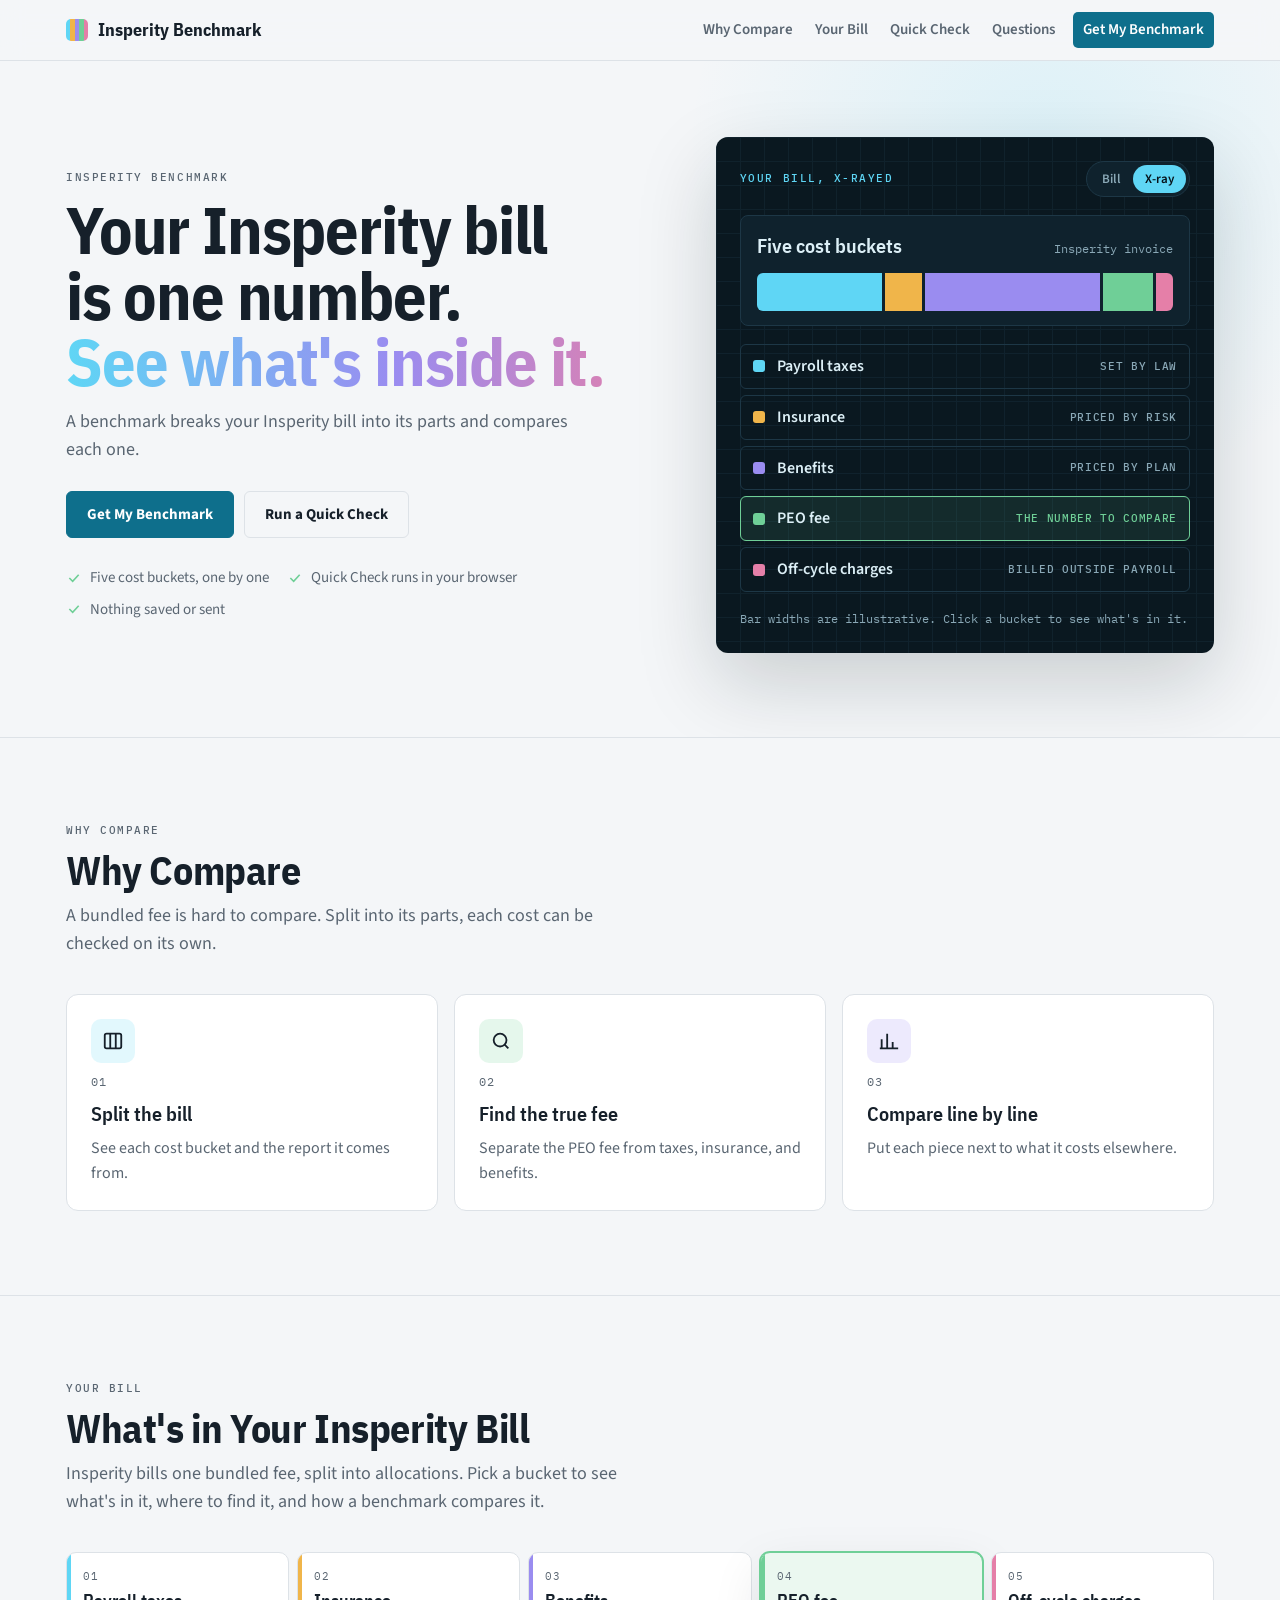
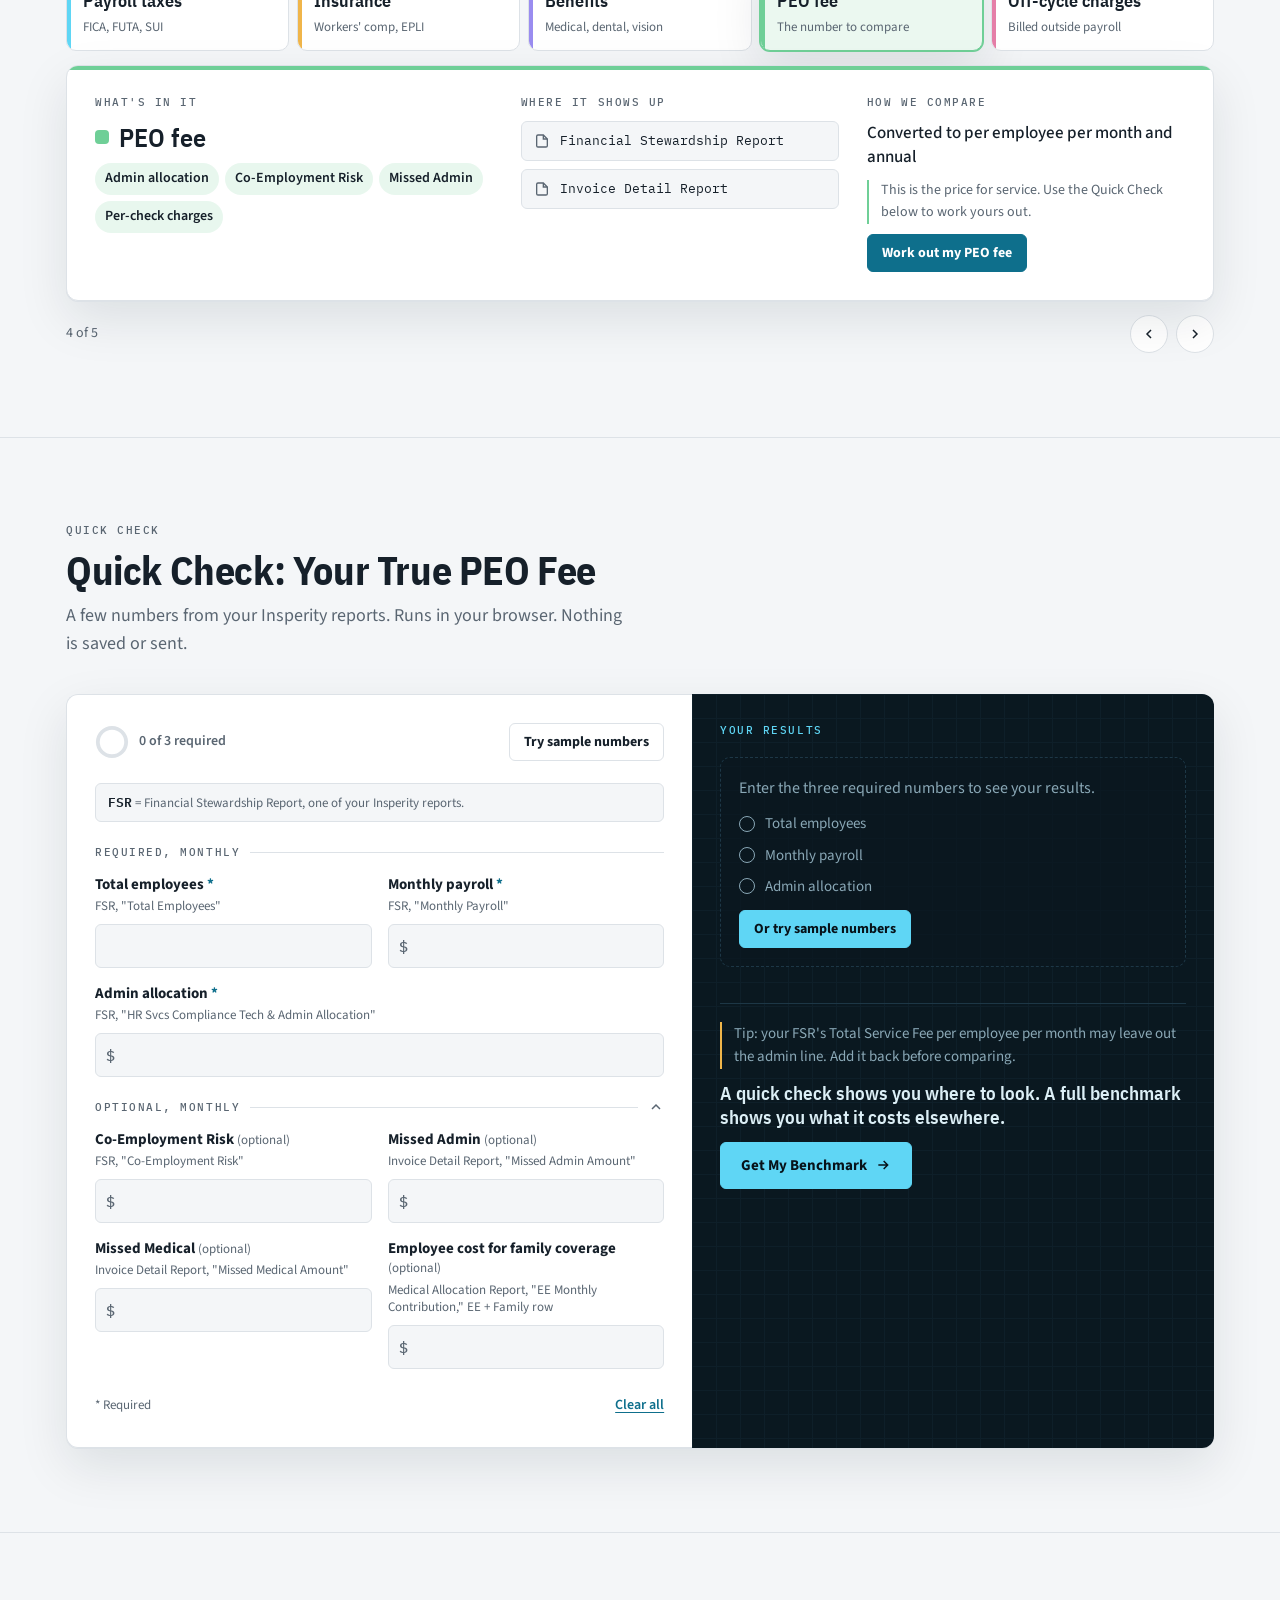
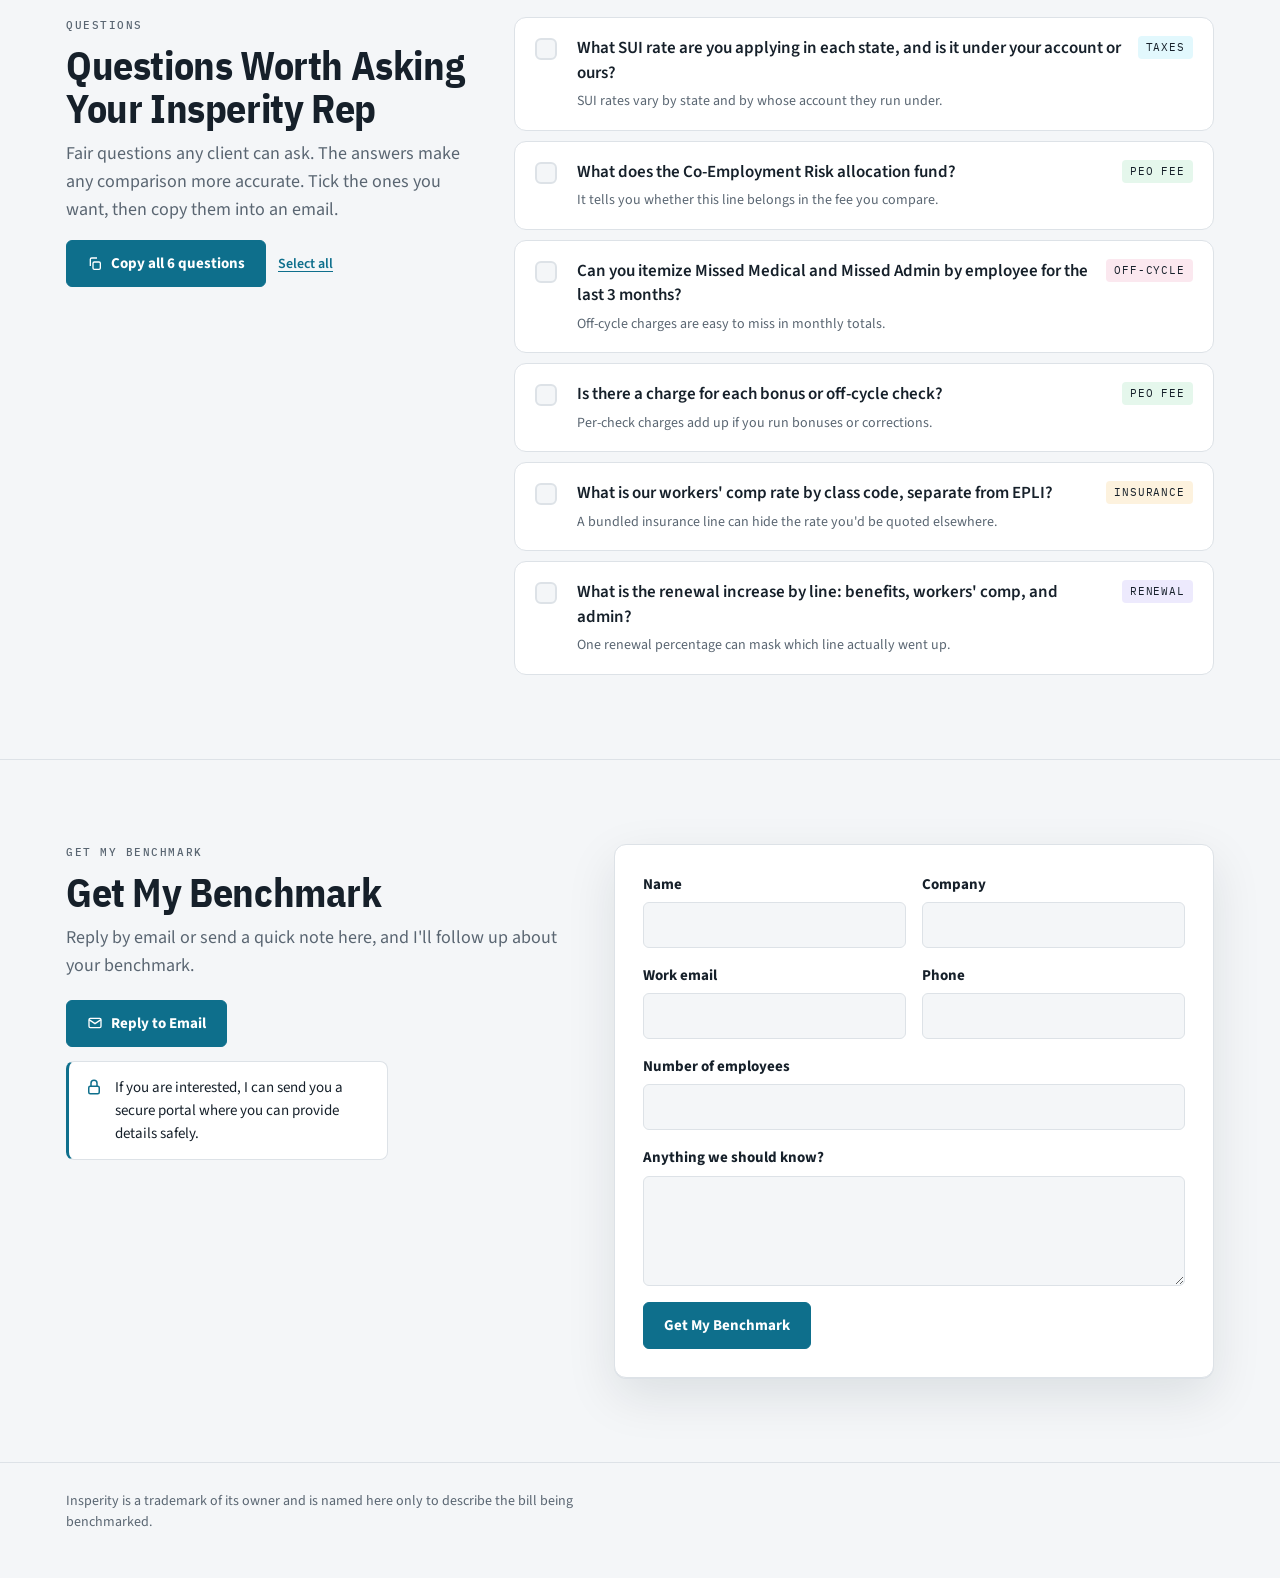
<file: insperity/index.html>
<!doctype html>
<html lang="en">
<head>
<meta charset="utf-8">
<meta name="viewport" content="width=device-width, initial-scale=1">
<title>Insperity Benchmark</title>
<meta name="description" content="Benchmark your Insperity bill: what each cost bucket is, where to find it, and your true PEO fee.">
<link rel="preconnect" href="https://fonts.googleapis.com">
<link rel="preconnect" href="https://fonts.gstatic.com" crossorigin>
<link rel="stylesheet" href="https://fonts.googleapis.com/css2?family=IBM+Plex+Mono:wght@400;500;600&family=IBM+Plex+Sans+Condensed:wght@500;600;700&family=Source+Sans+3:wght@400;500;600;700&display=swap">
<style>
:root {
  --paper: #f4f6f8;
  --sheet: #ffffff;
  --ink: #16202a;
  --muted: #5a6672;
  --rule: #dde2e7;
  --film: #0a1820;
  --film-2: #0f222d;
  --film-3: #14303e;
  --film-ink: #dceff6;
  --film-muted: #8aa8b6;
  --film-rule: #1d3746;
  --scan: #5fd6f5;
  --accent: #0e6f8c;
  --accent-ink: #ffffff;
  --accent-soft: #e1f1f6;
  --c1: #5fd6f5; --c2: #f0b54a; --c3: #9a8cf0; --c4: #6fcf97; --c5: #e57fa8;
  --shadow: 0 1px 0 var(--rule), 0 18px 50px rgba(10, 25, 35, 0.10);
  --shadow-lg: 0 30px 80px rgba(10, 25, 35, 0.18);
  --display: "IBM Plex Sans Condensed", "Arial Narrow", "Roboto Condensed", sans-serif;
  --body: "Source Sans 3", system-ui, -apple-system, "Segoe UI", sans-serif;
  --mono: "IBM Plex Mono", ui-monospace, "SF Mono", Menlo, monospace;
}
@media (prefers-color-scheme: dark) {
  :root:not([data-theme="light"]) {
    --paper: #0e1317; --sheet: #161f26; --ink: #e8edf1; --muted: #98a4ae; --rule: #26313a;
    --film: #071219; --film-2: #0c1c26; --film-3: #112836; --film-rule: #183140;
    --accent: #5fd6f5; --accent-ink: #071219; --accent-soft: #0f2a35;
    --shadow: 0 1px 0 var(--rule), 0 18px 50px rgba(0, 0, 0, 0.35);
    --shadow-lg: 0 30px 80px rgba(0, 0, 0, 0.5);
    color-scheme: dark;
  }
}
:root[data-theme="dark"] {
  --paper: #0e1317; --sheet: #161f26; --ink: #e8edf1; --muted: #98a4ae; --rule: #26313a;
  --film: #071219; --film-2: #0c1c26; --film-3: #112836; --film-rule: #183140;
  --accent: #5fd6f5; --accent-ink: #071219; --accent-soft: #0f2a35;
  --shadow: 0 1px 0 var(--rule), 0 18px 50px rgba(0, 0, 0, 0.35);
  --shadow-lg: 0 30px 80px rgba(0, 0, 0, 0.5);
  color-scheme: dark;
}
* { box-sizing: border-box; }
[hidden] { display: none !important; }
html { scroll-behavior: smooth; -webkit-text-size-adjust: 100%; }
@media (prefers-reduced-motion: reduce) { html { scroll-behavior: auto; } *, *::before, *::after { animation: none !important; transition: none !important; } }
body { margin: 0; background: var(--paper); color: var(--ink); font-family: var(--body); font-size: 16px; line-height: 1.55; -webkit-font-smoothing: antialiased; overflow-x: hidden; }
a { color: var(--accent); }
button { font-family: inherit; }
.num { font-variant-numeric: tabular-nums; }
.wrap { max-width: 1180px; margin: 0 auto; padding-left: max(16px, env(safe-area-inset-left, 0px)); padding-right: max(16px, env(safe-area-inset-right, 0px)); }
.label { font-family: var(--mono); font-size: 11px; font-weight: 500; letter-spacing: 0.14em; text-transform: uppercase; color: var(--muted); }
.sr { position: absolute; width: 1px; height: 1px; overflow: hidden; clip: rect(0 0 0 0); white-space: nowrap; }
.skip { position: absolute; left: 16px; top: -48px; z-index: 50; background: var(--ink); color: var(--paper); padding: 8px 12px; border-radius: 4px; }
.skip:focus { top: 8px; }
a:focus-visible, button:focus-visible, input:focus-visible, textarea:focus-visible, [tabindex]:focus-visible { outline: 2px solid var(--scan); outline-offset: 2px; }

/* Scroll progress */
.progress { position: fixed; top: 0; left: 0; right: 0; height: 3px; z-index: 30; pointer-events: none; }
.progress i { display: block; height: 100%; width: 100%; transform-origin: 0 50%; transform: scaleX(0); background: linear-gradient(90deg, var(--c1), var(--c2), var(--c3), var(--c4), var(--c5)); }

/* Reveal on scroll */
.js .reveal { opacity: 0; transform: translateY(18px); transition: opacity 0.6s ease, transform 0.6s cubic-bezier(.2,.7,.2,1); }
.js .reveal.in { opacity: 1; transform: none; }

/* Nav */
.nav { position: sticky; top: 0; z-index: 20; background: color-mix(in srgb, var(--paper) 86%, transparent); backdrop-filter: saturate(1.4) blur(12px); -webkit-backdrop-filter: saturate(1.4) blur(12px); border-bottom: 1px solid var(--rule); }
.nav .wrap { display: flex; align-items: center; gap: 24px; min-height: 60px; }
.brand { display: inline-flex; align-items: center; gap: 10px; font-family: var(--display); font-weight: 700; font-size: 18px; color: var(--ink); text-decoration: none; white-space: nowrap; }
.brand i { width: 22px; height: 22px; border-radius: 5px; background: linear-gradient(90deg, var(--c1) 0 20%, var(--c2) 20% 40%, var(--c3) 40% 60%, var(--c4) 60% 80%, var(--c5) 80%); }
.nav ul { list-style: none; display: flex; align-items: center; gap: 2px; margin: 0 0 0 auto; padding: 0; }
.nav a.link { position: relative; display: block; color: var(--muted); text-decoration: none; font-size: 15px; font-weight: 600; padding: 6px 10px; border-radius: 5px; white-space: nowrap; transition: color .15s ease, background .15s ease; }
.nav a.link:hover { color: var(--ink); background: var(--sheet); }
.nav a.link[aria-current="true"] { color: var(--ink); }
.nav a.link[aria-current="true"]::after { content: ""; position: absolute; left: 10px; right: 10px; bottom: -1px; height: 2px; border-radius: 2px; background: var(--accent); }
.nav a.cta { color: var(--accent-ink); background: var(--accent); margin-left: 6px; }
.nav a.cta:hover { color: var(--accent-ink); background: var(--accent); filter: brightness(1.08); }
@media (max-width: 760px) {
  .nav .wrap { flex-wrap: wrap; gap: 0; padding-block: 8px 6px; min-height: 0; }
  .nav ul { margin: 4px 0 0 -10px; width: calc(100% + 10px); overflow-x: auto; scrollbar-width: none; }
  .nav ul::-webkit-scrollbar { display: none; }
  .nav a.link { font-size: 14px; }
}

/* Sections */
section { padding-block: 84px; border-bottom: 1px solid var(--rule); scroll-margin-top: 64px; }
@media (max-width: 680px) { section { padding-block: 56px; scroll-margin-top: 96px; } }
.head { display: grid; gap: 10px; max-width: 760px; margin-bottom: 36px; }
h1 { margin: 0; font-family: var(--display); font-weight: 700; font-size: clamp(38px, 5.8vw, 66px); line-height: 1.0; letter-spacing: -0.018em; text-wrap: balance; }
h1 span { display: block; background: linear-gradient(90deg, var(--c1), var(--c3) 55%, var(--c5)); -webkit-background-clip: text; background-clip: text; color: transparent; padding-bottom: 4px; }
h2 { margin: 0; font-family: var(--display); font-weight: 700; font-size: clamp(28px, 3.8vw, 40px); line-height: 1.08; letter-spacing: -0.01em; text-wrap: balance; }
h3 { margin: 0; font-family: var(--display); font-weight: 600; font-size: 20px; line-height: 1.25; }
.lede { margin: 0; color: var(--muted); max-width: 62ch; font-size: 18px; text-wrap: pretty; }
.btn { display: inline-flex; align-items: center; gap: 8px; font: 700 15px var(--body); border-radius: 6px; padding: 12px 20px; text-decoration: none; border: 1px solid var(--accent); background: var(--accent); color: var(--accent-ink); cursor: pointer; transition: transform 0.15s ease, filter 0.15s ease, box-shadow .15s ease; }
.btn:hover { filter: brightness(1.08); transform: translateY(-1px); box-shadow: 0 8px 22px color-mix(in srgb, var(--accent) 30%, transparent); }
.btn.ghost { background: transparent; color: var(--ink); border-color: var(--rule); }
.btn.ghost:hover { border-color: var(--muted); box-shadow: none; }
.btn.small { padding: 8px 14px; font-size: 14px; }
.btn svg { width: 16px; height: 16px; }
.btns { display: flex; flex-wrap: wrap; gap: 10px; }

/* Hero */
.hero { padding-block: 76px 84px; overflow: hidden; position: relative; }
.hero::before { content: ""; position: absolute; inset: -40% -10% auto auto; width: 720px; height: 720px; border-radius: 50%; background: radial-gradient(closest-side, color-mix(in srgb, var(--c1) 16%, transparent), transparent); pointer-events: none; }
.hero-grid { position: relative; display: grid; grid-template-columns: minmax(0, 6fr) minmax(0, 5fr); gap: 52px; align-items: center; }
@media (max-width: 940px) { .hero-grid { grid-template-columns: minmax(0, 1fr); gap: 36px; } }
.hero .head { margin-bottom: 28px; }
.hero-facts { list-style: none; margin: 28px 0 0; padding: 0; display: flex; flex-wrap: wrap; gap: 8px 18px; color: var(--muted); font-size: 15px; }
.hero-facts li { display: inline-flex; align-items: center; gap: 8px; }
.hero-facts svg { width: 16px; height: 16px; color: var(--c4); flex: none; }

.xray { position: relative; margin: 0; background: var(--film); color: var(--film-ink); border-radius: 12px; padding: 24px; box-shadow: var(--shadow-lg); overflow: hidden; display: grid; gap: 18px; isolation: isolate; }
.xray::before { content: ""; position: absolute; inset: 0; background-image: linear-gradient(var(--film-rule) 1px, transparent 1px), linear-gradient(90deg, var(--film-rule) 1px, transparent 1px); background-size: 24px 24px; opacity: .35; z-index: -1; }
.xray .scanline { position: absolute; top: 0; bottom: 0; width: 140px; left: -160px; background: linear-gradient(90deg, transparent, rgba(95, 214, 245, 0.22), transparent); pointer-events: none; }
.xray.scanning .scanline { animation: sweep 1.1s ease-out 1; }
@keyframes sweep { to { left: 110%; } }
.xray-top { display: flex; justify-content: space-between; align-items: center; gap: 12px; }
.xray .label { color: var(--scan); }
.toggle { display: inline-flex; padding: 3px; border-radius: 999px; border: 1px solid var(--film-rule); background: var(--film-2); }
.toggle button { border: 0; background: transparent; color: var(--film-muted); font: 600 13px var(--body); padding: 5px 12px; border-radius: 999px; cursor: pointer; transition: background .2s ease, color .2s ease; }
.toggle button[aria-pressed="true"] { background: var(--scan); color: #071219; }
.invoice { border: 1px solid var(--film-rule); background: var(--film-2); border-radius: 8px; padding: 14px 16px; display: grid; gap: 12px; }
.invoice-row { display: flex; justify-content: space-between; align-items: baseline; gap: 12px; }
.invoice-row b { font-family: var(--display); font-size: 20px; font-weight: 600; }
.invoice-row span { font-family: var(--mono); font-size: 12px; color: var(--film-muted); }
.stack { display: flex; height: 38px; border-radius: 6px; overflow: hidden; background: #5b7380; gap: 0; transition: gap .5s ease; }
.stack .seg { flex: 0 0 var(--w); background: #5b7380; transition: background .5s ease, filter .2s ease, transform .2s ease; cursor: pointer; border: 0; padding: 0; position: relative; }
.xray.open .stack { gap: 3px; background: transparent; }
.xray.open .stack .seg { background: var(--c); }
.xray.open .stack .seg.dim { filter: saturate(.3) brightness(.6); }
.xray .legend { list-style: none; margin: 0; padding: 0; display: grid; gap: 6px; }
.xray .legend li { display: grid; grid-template-columns: 12px minmax(0, 1fr) auto; gap: 12px; align-items: center; padding: 9px 12px; border-radius: 6px; border: 1px solid var(--film-rule); font-weight: 600; cursor: pointer; opacity: .35; transform: translateX(-6px); transition: opacity .4s ease, transform .4s ease, background .2s ease, border-color .2s ease; }
.xray.open .legend li { opacity: 1; transform: none; }
.xray.open .legend li:nth-child(2) { transition-delay: .06s; } .xray.open .legend li:nth-child(3) { transition-delay: .12s; }
.xray.open .legend li:nth-child(4) { transition-delay: .18s; } .xray.open .legend li:nth-child(5) { transition-delay: .24s; }
.xray .legend li:hover, .xray .legend li.hot { background: var(--film-3); }
.xray .legend li i { width: 12px; height: 12px; border-radius: 3px; }
.xray .legend li small { font-family: var(--mono); font-size: 11px; font-weight: 500; color: var(--film-muted); letter-spacing: 0.06em; text-transform: uppercase; }
.xray .legend li.key { border-color: var(--c4); background: rgba(111, 207, 151, 0.10); }
.xray .legend li.key small { color: var(--c4); }
.xray .note { margin: 0; font-size: 12px; color: var(--film-muted); font-family: var(--mono); }
@media (max-width: 420px) { .xray { padding: 18px; } .invoice-row span { display: none; } }

/* Why compare */
.why { display: grid; grid-template-columns: repeat(3, minmax(0, 1fr)); gap: 16px; }
@media (max-width: 860px) { .why { grid-template-columns: minmax(0, 1fr); } }
.card { position: relative; background: var(--sheet); border: 1px solid var(--rule); border-radius: 12px; padding: 24px; display: grid; gap: 10px; align-content: start; transition: transform .2s ease, box-shadow .2s ease, border-color .2s ease; overflow: hidden; }
.card::after { content: ""; position: absolute; left: 0; right: 0; top: 0; height: 3px; background: var(--c, var(--accent)); transform: scaleX(0); transform-origin: 0 50%; transition: transform .35s ease; }
.card:hover { transform: translateY(-3px); box-shadow: var(--shadow); }
.card:hover::after { transform: scaleX(1); }
.card .ico { width: 44px; height: 44px; border-radius: 10px; display: grid; place-items: center; background: color-mix(in srgb, var(--c) 18%, transparent); color: var(--ink); }
.card .ico svg { width: 22px; height: 22px; }
.card .n { font-family: var(--mono); font-size: 12px; color: var(--muted); letter-spacing: .1em; }
.card p { margin: 0; color: var(--muted); }

/* Bill explorer */
.explorer { display: grid; gap: 14px; }
.tabs { display: grid; grid-template-columns: repeat(5, minmax(0, 1fr)); gap: 8px; }
@media (max-width: 860px) { .tabs { grid-template-columns: repeat(2, minmax(0, 1fr)); } .tabs .tab:last-child { grid-column: 1 / -1; } }
.tab { position: relative; text-align: left; display: grid; gap: 6px; padding: 16px 16px 14px; border-radius: 10px; border: 1px solid var(--rule); background: var(--sheet); color: var(--ink); cursor: pointer; overflow: hidden; transition: border-color .2s ease, transform .2s ease, box-shadow .2s ease, background .25s ease; }
.tab::before { content: ""; position: absolute; left: 0; top: 0; bottom: 0; width: 4px; background: var(--c); }
.tab:hover { transform: translateY(-2px); box-shadow: var(--shadow); }
.tab[aria-selected="true"] { border-color: var(--c); box-shadow: 0 0 0 1px var(--c), var(--shadow); }
.tab[aria-selected="true"] { background: color-mix(in srgb, var(--c) 14%, var(--sheet)); }
.tab .t-name { position: relative; font-family: var(--display); font-weight: 600; font-size: 18px; }
.tab .t-sub { position: relative; font-size: 13px; color: var(--muted); }
.tab .t-num { position: relative; font-family: var(--mono); font-size: 11px; color: var(--muted); letter-spacing: .1em; }
.panel { position: relative; background: var(--sheet); border: 1px solid var(--rule); border-radius: 12px; box-shadow: var(--shadow); padding: 28px; display: grid; grid-template-columns: minmax(0, 5fr) minmax(0, 4fr) minmax(0, 4fr); gap: 28px; overflow: hidden; }
.panel::before { content: ""; position: absolute; left: 0; right: 0; top: 0; height: 4px; background: var(--c); }
@media (max-width: 860px) { .panel { grid-template-columns: minmax(0, 1fr); gap: 20px; padding: 22px; } }
.panel .col { display: grid; gap: 10px; align-content: start; animation: rise .35s ease-out both; }
.panel .col:nth-child(2) { animation-delay: .05s; } .panel .col:nth-child(3) { animation-delay: .1s; }
.panel h3 { font-size: 26px; display: flex; align-items: center; gap: 10px; }
.panel h3 i { width: 14px; height: 14px; border-radius: 4px; background: var(--c); }
.panel ul.items { list-style: none; margin: 0; padding: 0; display: flex; flex-wrap: wrap; gap: 6px; }
.panel ul.items li { font-size: 14px; font-weight: 600; padding: 5px 10px; border-radius: 999px; background: color-mix(in srgb, var(--c) 16%, transparent); }
.panel .reports { list-style: none; margin: 0; padding: 0; display: grid; gap: 8px; }
.panel .reports li { display: flex; align-items: center; gap: 10px; font-family: var(--mono); font-size: 13px; padding: 9px 12px; border: 1px solid var(--rule); border-radius: 6px; background: var(--paper); }
.panel .reports svg { width: 16px; height: 16px; color: var(--muted); flex: none; }
.panel .how { margin: 0; font-size: 17px; font-weight: 500; line-height: 1.45; }
.panel .btn { justify-self: start; }
.panel .why-line { margin: 0; font-size: 14px; color: var(--muted); padding-left: 12px; border-left: 2px solid var(--c); }
.explorer-foot { display: flex; justify-content: space-between; align-items: center; gap: 12px; color: var(--muted); font-size: 14px; flex-wrap: wrap; }
.pager { display: flex; gap: 8px; }
.pager button { width: 38px; height: 38px; border-radius: 50%; border: 1px solid var(--rule); background: var(--sheet); color: var(--ink); cursor: pointer; display: grid; place-items: center; transition: border-color .15s ease; }
.pager button:hover { border-color: var(--muted); }
.pager svg { width: 16px; height: 16px; }

/* Quick check */
.qc { display: grid; grid-template-columns: minmax(0, 6fr) minmax(0, 5fr); border-radius: 12px; box-shadow: var(--shadow); align-items: stretch; }
@media (max-width: 920px) { .qc { grid-template-columns: minmax(0, 1fr); } }
.qc-in { background: var(--sheet); border: 1px solid var(--rule); border-right: 0; border-radius: 12px 0 0 12px; padding: 28px; display: grid; gap: 22px; align-content: start; }
@media (max-width: 920px) { .qc-in { border-right: 1px solid var(--rule); border-bottom: 0; border-radius: 12px 12px 0 0; padding: 22px; } }
.qc-bar { display: flex; justify-content: space-between; align-items: center; gap: 12px; flex-wrap: wrap; }
.steps { display: flex; align-items: center; gap: 10px; font-size: 14px; color: var(--muted); font-weight: 600; }
.ring { width: 34px; height: 34px; }
.ring circle { fill: none; stroke-width: 4; }
.ring .bg { stroke: var(--rule); }
.ring .fg { stroke: var(--accent); stroke-linecap: round; transition: stroke-dashoffset .4s ease; transform: rotate(-90deg); transform-origin: 50% 50%; }
.group { display: grid; gap: 14px; border: 0; margin: 0; padding: 0; min-width: 0; }
.group legend { padding: 0; margin-bottom: 14px; display: flex; align-items: center; gap: 10px; width: 100%; }
.group legend::after { content: ""; flex: 1; height: 1px; background: var(--rule); }
details.group > summary { list-style: none; cursor: pointer; display: flex; align-items: center; gap: 10px; }
details.group > summary::-webkit-details-marker { display: none; }
details.group > summary::after { content: ""; flex: 1; height: 1px; background: var(--rule); order: 2; }
details.group > summary svg { order: 3; width: 16px; height: 16px; color: var(--muted); transition: transform .2s ease; }
details.group[open] > summary svg { transform: rotate(180deg); }
details.group[open] > summary { margin-bottom: 14px; }
.fields { display: grid; grid-template-columns: repeat(2, minmax(0, 1fr)); gap: 16px; }
@media (max-width: 560px) { .fields { grid-template-columns: minmax(0, 1fr); } }
.field { display: grid; gap: 4px; align-content: start; }
.field.wide { grid-column: 1 / -1; }
.field label { font-weight: 700; font-size: 15px; line-height: 1.3; }
.field .opt { font-weight: 400; color: var(--muted); font-size: 13px; }
.field .req { color: var(--accent); font-weight: 700; }
.field .src { font-size: 13px; color: var(--muted); line-height: 1.35; }
.input { position: relative; margin-top: 4px; }
.input b { position: absolute; left: 11px; top: 50%; transform: translateY(-50%); font: 500 15px var(--mono); color: var(--muted); pointer-events: none; }
.input input { font: 500 16px var(--mono); color: var(--ink); background: var(--paper); border: 1px solid var(--rule); border-radius: 6px; padding: 11px 36px 11px 28px; width: 100%; font-variant-numeric: tabular-nums; transition: border-color 0.15s ease, background 0.15s ease, box-shadow .15s ease; }
.input.count input { padding-left: 12px; }
.input input:hover { border-color: var(--muted); }
.input input:focus { background: var(--sheet); border-color: var(--accent); box-shadow: 0 0 0 4px color-mix(in srgb, var(--accent) 16%, transparent); }
.input .ok { position: absolute; right: 10px; top: 50%; width: 18px; height: 18px; transform: translateY(-50%) scale(.4); opacity: 0; color: var(--c4); transition: opacity .2s ease, transform .25s cubic-bezier(.3,1.6,.5,1); pointer-events: none; }
.input.filled .ok { opacity: 1; transform: translateY(-50%) scale(1); }
.fine { margin: 0; font-size: 13px; color: var(--muted); padding: 8px 12px; background: var(--paper); border: 1px solid var(--rule); border-radius: 6px; }
.fine b { font-family: var(--mono); font-weight: 600; color: var(--ink); }
.qc-tools { display: flex; justify-content: space-between; align-items: center; gap: 12px; flex-wrap: wrap; font-size: 13px; color: var(--muted); }
.textbtn { font: 600 14px var(--body); color: var(--accent); background: none; border: 0; padding: 4px 0; cursor: pointer; text-decoration: underline; text-underline-offset: 3px; }

.qc-out { background: var(--film); color: var(--film-ink); border-radius: 0 12px 12px 0; padding: 28px; position: relative; }
.qc-out::before { content: ""; position: absolute; inset: 0; border-radius: inherit; background-image: linear-gradient(var(--film-rule) 1px, transparent 1px), linear-gradient(90deg, var(--film-rule) 1px, transparent 1px); background-size: 24px 24px; opacity: .25; pointer-events: none; }
@media (max-width: 920px) { .qc-out { border-radius: 0 0 12px 12px; padding: 22px; } }
.qc-out-inner { position: sticky; top: 84px; display: grid; gap: 18px; }
.qc-out .label { color: var(--scan); }
.qc-out a { color: var(--scan); }
.empty { display: grid; gap: 12px; color: var(--film-muted); border: 1px dashed var(--film-rule); border-radius: 10px; padding: 18px; margin: 0; background: color-mix(in srgb, var(--film) 70%, transparent); }
.empty ul { margin: 0; padding: 0; list-style: none; display: grid; gap: 8px; font-size: 15px; }
.empty li { display: flex; align-items: center; gap: 10px; transition: color .2s ease; }
.empty li::before { content: ""; width: 14px; height: 14px; border-radius: 50%; border: 1.5px solid var(--film-muted); flex: none; transition: background .2s ease, border-color .2s ease; }
.empty li.done { color: var(--film-ink); }
.empty li.done::before { background: var(--scan); border-color: var(--scan); }
.empty .btn { justify-self: start; background: transparent; color: var(--scan); border-color: var(--film-rule); }
.result { position: relative; border-top: 1px solid var(--film-rule); padding-top: 16px; display: grid; gap: 10px; animation: rise 0.35s ease-out; }
@keyframes rise { from { opacity: 0; transform: translateY(6px); } }
.result p { margin: 0; color: var(--film-muted); font-size: 15px; }
.result .source { font-size: 13px; }
.result.primary { background: var(--film-2); border: 1px solid var(--film-rule); border-radius: 10px; padding: 18px; }
.big { display: flex; align-items: baseline; gap: 8px; flex-wrap: wrap; }
.big b { font-family: var(--display); font-weight: 700; font-size: clamp(40px, 6vw, 56px); line-height: 1; color: var(--c4); letter-spacing: -.01em; }
.big span { color: var(--film-muted); font-size: 15px; }
.units { display: inline-flex; flex-wrap: wrap; gap: 4px; padding: 3px; border-radius: 999px; border: 1px solid var(--film-rule); background: var(--film); justify-self: start; }
.units button { border: 0; background: transparent; color: var(--film-muted); font: 600 13px var(--body); padding: 5px 11px; border-radius: 999px; cursor: pointer; transition: background .2s ease, color .2s ease; }
.units button[aria-pressed="true"] { background: var(--c4); color: #071219; }
.mini-stack { display: flex; height: 14px; border-radius: 4px; overflow: hidden; gap: 2px; background: var(--film-rule); }
.mini-stack i { display: block; height: 100%; transition: flex-basis .5s cubic-bezier(.2,.7,.2,1); flex: 0 0 0%; }
.mini-legend { list-style: none; margin: 0; padding: 0; display: grid; gap: 6px; font-size: 14px; }
.mini-legend li { display: grid; grid-template-columns: 10px minmax(0, 1fr) auto; gap: 10px; align-items: center; }
.mini-legend li i { width: 10px; height: 10px; border-radius: 3px; }
.mini-legend li b { font-family: var(--mono); font-weight: 500; font-size: 13px; color: var(--film-ink); }
.stat-row { display: grid; grid-template-columns: repeat(2, minmax(0, 1fr)); gap: 10px; }
@media (max-width: 420px) { .stat-row { grid-template-columns: minmax(0, 1fr); } }
.tile { background: var(--film-2); border: 1px solid var(--film-rule); border-radius: 10px; padding: 14px; display: grid; gap: 4px; align-content: start; }
.tile .k { font-family: var(--mono); font-size: 11px; letter-spacing: .1em; text-transform: uppercase; color: var(--film-muted); }
.tile .v { font-family: var(--display); font-weight: 700; font-size: 28px; line-height: 1.1; }
.tile p { font-size: 13px; }
.meter { position: relative; height: 12px; border-radius: 999px; background: linear-gradient(90deg, var(--c4) 0 calc(var(--avg) * 1%), var(--c2) calc(var(--avg) * 1%) calc(var(--hi) * 1%), var(--c5) calc(var(--hi) * 1%)); opacity: .9; margin: 22px 0 26px; }
.meter .tick { position: absolute; top: -4px; bottom: -4px; width: 2px; background: var(--film-ink); opacity: .6; }
.meter .tick span { position: absolute; top: 18px; right: 6px; white-space: nowrap; font-family: var(--mono); font-size: 11px; color: var(--film-muted); }
.meter .you { position: absolute; top: 50%; width: 20px; height: 20px; border-radius: 50%; background: var(--film-ink); border: 4px solid var(--film); box-shadow: 0 0 0 2px var(--film-ink); transform: translate(-50%, -50%); transition: left .6s cubic-bezier(.2,.7,.2,1); }
.meter .you span { position: absolute; bottom: 20px; left: 50%; transform: translateX(-50%); white-space: nowrap; font-family: var(--mono); font-size: 11px; font-weight: 600; color: var(--film-ink); }
.band { display: inline-block; justify-self: start; font-family: var(--mono); font-size: 11px; font-weight: 600; letter-spacing: 0.06em; text-transform: uppercase; padding: 3px 8px; border-radius: 4px; }
.band.low { color: #071219; background: var(--c4); }
.band.mid { color: #071219; background: var(--c2); }
.band.high { color: #071219; background: var(--c5); }
.after { border-top: 1px solid var(--film-rule); padding-top: 18px; display: grid; gap: 12px; }
.after p { margin: 0; font-size: 15px; }
.after .tip { color: var(--film-muted); padding-left: 12px; border-left: 2px solid var(--c2); }
.after .close { font-family: var(--display); font-size: 19px; font-weight: 600; line-height: 1.3; }
.qc-out .btn { justify-self: start; background: var(--scan); border-color: var(--scan); color: #071219; }

/* Questions */
.q-grid { display: grid; grid-template-columns: minmax(0, 4fr) minmax(0, 7fr); gap: 48px; align-items: start; }
@media (max-width: 860px) { .q-grid { grid-template-columns: minmax(0, 1fr); gap: 8px; } }
.q-grid .head { position: sticky; top: 92px; margin-bottom: 0; }
@media (max-width: 860px) { .q-grid .head { position: static; margin-bottom: 20px; } }
ol.asks { list-style: none; margin: 0; padding: 0; display: grid; gap: 10px; }
.ask { display: grid; grid-template-columns: 28px minmax(0, 1fr) auto; gap: 14px; align-items: start; padding: 18px 20px; background: var(--sheet); border: 1px solid var(--rule); border-radius: 12px; cursor: pointer; transition: border-color .2s ease, box-shadow .2s ease, background .2s ease; }
.ask:hover { border-color: var(--muted); }
.ask:has(input:checked) { border-color: var(--accent); background: color-mix(in srgb, var(--accent-soft) 60%, var(--sheet)); }
.ask input { appearance: none; -webkit-appearance: none; margin: 2px 0 0; width: 22px; height: 22px; border-radius: 6px; border: 2px solid var(--rule); background: var(--paper); display: grid; place-items: center; cursor: pointer; transition: background .15s ease, border-color .15s ease; }
.ask input::after { content: ""; width: 6px; height: 11px; border: solid var(--accent-ink); border-width: 0 2.5px 2.5px 0; transform: rotate(45deg) scale(0); margin-top: -2px; transition: transform .2s cubic-bezier(.3,1.6,.5,1); }
.ask input:checked { background: var(--accent); border-color: var(--accent); }
.ask input:checked::after { transform: rotate(45deg) scale(1); }
.ask .q { font-size: 17px; font-weight: 600; line-height: 1.45; }
.ask .w { display: block; margin-top: 6px; font-size: 14px; font-weight: 400; color: var(--muted); }
.ask .tag { font-family: var(--mono); font-size: 11px; letter-spacing: .08em; text-transform: uppercase; padding: 3px 8px; border-radius: 4px; background: color-mix(in srgb, var(--c) 18%, transparent); color: var(--ink); white-space: nowrap; }
@media (max-width: 520px) { .ask { grid-template-columns: 28px minmax(0, 1fr); } .ask .tag { grid-column: 2; justify-self: start; } }
.copy-row { margin-top: 6px; display: flex; align-items: center; gap: 12px; flex-wrap: wrap; }
.copied { font-size: 14px; color: var(--muted); }

/* Stories */
.stories { display: grid; grid-template-columns: repeat(auto-fit, minmax(290px, 1fr)); gap: 16px; }
.story { background: var(--sheet); border: 1px solid var(--rule); border-radius: 12px; padding: 24px; display: grid; gap: 16px; align-content: start; }
.story dl { margin: 0; display: grid; gap: 14px; }
.story dt { font-family: var(--mono); font-size: 11px; letter-spacing: 0.12em; text-transform: uppercase; color: var(--muted); }
.story dd { margin: 3px 0 0; }
.story blockquote { margin: 0; padding: 14px 0 0 16px; border-left: 3px solid var(--accent); font-size: 17px; font-weight: 500; }
.story blockquote cite { display: block; margin-top: 8px; font-style: normal; font-weight: 400; font-size: 14px; color: var(--muted); }

/* Form */
.form-grid { display: grid; grid-template-columns: minmax(0, 5fr) minmax(0, 6fr); gap: 48px; align-items: start; }
@media (max-width: 860px) { .form-grid { grid-template-columns: minmax(0, 1fr); gap: 8px; } }
.form { background: var(--sheet); border: 1px solid var(--rule); border-radius: 12px; padding: 28px; display: grid; gap: 16px; box-shadow: var(--shadow); }
@media (max-width: 560px) { .form { padding: 20px; } }
.form .row2 { display: grid; grid-template-columns: 1fr 1fr; gap: 16px; }
@media (max-width: 560px) { .form .row2 { grid-template-columns: 1fr; } }
.form label { display: grid; gap: 6px; font-weight: 700; font-size: 15px; }
.form input, .form textarea { font: 400 16px var(--body); color: var(--ink); background: var(--paper); border: 1px solid var(--rule); border-radius: 6px; padding: 11px 12px; width: 100%; transition: border-color 0.15s ease, background 0.15s ease, box-shadow .15s ease; }
.form input:focus, .form textarea:focus { background: var(--sheet); border-color: var(--accent); box-shadow: 0 0 0 4px color-mix(in srgb, var(--accent) 16%, transparent); }
.form textarea { min-height: 110px; resize: vertical; }
.form .btn { justify-self: start; }
.hp { position: absolute; left: -9999px; }
.reply { margin-top: 10px; display: grid; gap: 14px; justify-items: start; }
.secure { margin: 0; display: flex; gap: 12px; align-items: flex-start; padding: 14px 16px; background: var(--sheet); border: 1px solid var(--rule); border-left: 3px solid var(--accent); border-radius: 8px; font-size: 15px; max-width: 46ch; }
.secure svg { width: 18px; height: 18px; flex: none; margin-top: 2px; color: var(--accent); }

footer { padding-block: 28px 44px; color: var(--muted); font-size: 14px; }
footer .wrap { display: flex; flex-wrap: wrap; justify-content: space-between; gap: 12px; }
footer p { margin: 0; max-width: 80ch; }
</style>
<script>document.documentElement.classList.add('js');</script>
</head>
<body>
<div class="progress" aria-hidden="true"><i id="progress"></i></div>
<a class="skip" href="#main">Skip to content</a>

<nav class="nav" aria-label="Page">
  <div class="wrap">
    <a class="brand" href="#top"><i aria-hidden="true"></i>Insperity Benchmark</a>
    <ul>
      <li><a class="link" href="#why-compare">Why Compare</a></li>
      <li><a class="link" href="#your-bill">Your Bill</a></li>
      <li><a class="link" href="#quick-check">Quick Check</a></li>
      <li><a class="link" href="#questions">Questions</a></li>
      <li><a class="link cta" href="#get-benchmark">Get My Benchmark</a></li>
    </ul>
  </div>
</nav>

<main id="main">

  <!-- Hero -->
  <section class="hero" id="top">
    <div class="wrap hero-grid">
      <div class="reveal">
        <div class="head">
          <span class="label">Insperity benchmark</span>
          <h1>Your Insperity bill is one number. <span>See what's inside it.</span></h1>
          <p class="lede">A benchmark breaks your Insperity bill into its parts and compares each one.</p>
        </div>
        <div class="btns">
          <a class="btn" href="#get-benchmark">Get My Benchmark</a>
          <a class="btn ghost" href="#quick-check">Run a Quick Check</a>
        </div>
        <ul class="hero-facts">
          <li><svg viewBox="0 0 24 24" fill="none" stroke="currentColor" stroke-width="2.4" aria-hidden="true"><path d="m5 12 5 5 9-10"/></svg>Five cost buckets, one by one</li>
          <li><svg viewBox="0 0 24 24" fill="none" stroke="currentColor" stroke-width="2.4" aria-hidden="true"><path d="m5 12 5 5 9-10"/></svg>Quick Check runs in your browser</li>
          <li><svg viewBox="0 0 24 24" fill="none" stroke="currentColor" stroke-width="2.4" aria-hidden="true"><path d="m5 12 5 5 9-10"/></svg>Nothing saved or sent</li>
        </ul>
      </div>

      <figure class="xray reveal" id="xray" aria-label="One bundled fee, split into five cost buckets">
        <div class="scanline" aria-hidden="true"></div>
        <div class="xray-top">
          <span class="label">Your bill, x-rayed</span>
          <div class="toggle" role="group" aria-label="View">
            <button type="button" data-view="bill" aria-pressed="false">Bill</button>
            <button type="button" data-view="xray" aria-pressed="true">X-ray</button>
          </div>
        </div>
        <div class="invoice">
          <div class="invoice-row"><b id="xray-title">Five cost buckets</b><span>Insperity invoice</span></div>
          <div class="stack" id="stack">
            <button type="button" class="seg" data-b="0" style="--w:30%;--c:var(--c1)" aria-label="Payroll taxes"></button>
            <button type="button" class="seg" data-b="1" style="--w:9%;--c:var(--c2)" aria-label="Insurance"></button>
            <button type="button" class="seg" data-b="2" style="--w:42%;--c:var(--c3)" aria-label="Benefits"></button>
            <button type="button" class="seg" data-b="3" style="--w:12%;--c:var(--c4)" aria-label="PEO fee"></button>
            <button type="button" class="seg" data-b="4" style="--w:7%;--c:var(--c5)" aria-label="Off-cycle charges"></button>
          </div>
        </div>
        <ul class="legend" id="legend">
          <li data-b="0" tabindex="0"><i style="background:var(--c1)"></i>Payroll taxes<small>Set by law</small></li>
          <li data-b="1" tabindex="0"><i style="background:var(--c2)"></i>Insurance<small>Priced by risk</small></li>
          <li data-b="2" tabindex="0"><i style="background:var(--c3)"></i>Benefits<small>Priced by plan</small></li>
          <li data-b="3" tabindex="0" class="key"><i style="background:var(--c4)"></i>PEO fee<small>The number to compare</small></li>
          <li data-b="4" tabindex="0"><i style="background:var(--c5)"></i>Off-cycle charges<small>Billed outside payroll</small></li>
        </ul>
        <p class="note">Bar widths are illustrative. Click a bucket to see what's in it.</p>
      </figure>
    </div>
  </section>

  <!-- Why Compare -->
  <section id="why-compare">
    <div class="wrap">
      <div class="head reveal">
        <span class="label">Why compare</span>
        <h2>Why Compare</h2>
        <p class="lede">A bundled fee is hard to compare. Split into its parts, each cost can be checked on its own.</p>
      </div>
      <div class="why">
        <div class="card reveal" style="--c:var(--c1)">
          <span class="ico"><svg viewBox="0 0 24 24" fill="none" stroke="currentColor" stroke-width="2" aria-hidden="true"><rect x="3" y="4" width="18" height="16" rx="2"/><path d="M9 4v16M15 4v16"/></svg></span>
          <span class="n">01</span><h3>Split the bill</h3><p>See each cost bucket and the report it comes from.</p></div>
        <div class="card reveal" style="--c:var(--c4)">
          <span class="ico"><svg viewBox="0 0 24 24" fill="none" stroke="currentColor" stroke-width="2" aria-hidden="true"><circle cx="11" cy="11" r="7"/><path d="m20 20-4-4"/></svg></span>
          <span class="n">02</span><h3>Find the true fee</h3><p>Separate the PEO fee from taxes, insurance, and benefits.</p></div>
        <div class="card reveal" style="--c:var(--c3)">
          <span class="ico"><svg viewBox="0 0 24 24" fill="none" stroke="currentColor" stroke-width="2" aria-hidden="true"><path d="M4 20V10M10 20V4M16 20v-7M22 20H2"/></svg></span>
          <span class="n">03</span><h3>Compare line by line</h3><p>Put each piece next to what it costs elsewhere.</p></div>
      </div>
    </div>
  </section>

  <!-- Bill explorer -->
  <section id="your-bill">
    <div class="wrap">
      <div class="head reveal">
        <span class="label">Your bill</span>
        <h2>What's in Your Insperity Bill</h2>
        <p class="lede">Insperity bills one bundled fee, split into allocations. Pick a bucket to see what's in it, where to find it, and how a benchmark compares it.</p>
      </div>
      <div class="explorer reveal">
        <div class="tabs" role="tablist" aria-label="Cost buckets" id="tabs"></div>
        <div class="panel" role="tabpanel" id="panel" tabindex="0"></div>
        <div class="explorer-foot">
          <span id="pos">1 of 5</span>
          <div class="pager">
            <button type="button" id="prev" aria-label="Previous bucket"><svg viewBox="0 0 24 24" fill="none" stroke="currentColor" stroke-width="2.2" aria-hidden="true"><path d="M15 6l-6 6 6 6"/></svg></button>
            <button type="button" id="next" aria-label="Next bucket"><svg viewBox="0 0 24 24" fill="none" stroke="currentColor" stroke-width="2.2" aria-hidden="true"><path d="M9 6l6 6-6 6"/></svg></button>
          </div>
        </div>
      </div>
    </div>
  </section>

  <!-- Quick Check -->
  <section id="quick-check">
    <div class="wrap">
      <div class="head reveal">
        <span class="label">Quick check</span>
        <h2>Quick Check: Your True PEO Fee</h2>
        <p class="lede">A few numbers from your Insperity reports. Runs in your browser. Nothing is saved or sent.</p>
      </div>

      <div class="qc reveal">
        <form class="qc-in" id="qc-form" autocomplete="off" novalidate>
          <div class="qc-bar">
            <div class="steps">
              <svg class="ring" viewBox="0 0 36 36" aria-hidden="true"><circle class="bg" cx="18" cy="18" r="15"/><circle class="fg" id="ring" cx="18" cy="18" r="15" stroke-dasharray="94.25" stroke-dashoffset="94.25"/></svg>
              <span id="step-text">0 of 3 required</span>
            </div>
            <button type="button" class="btn ghost small" id="sample">Try sample numbers</button>
          </div>
          <p class="fine"><b>FSR</b> = Financial Stewardship Report, one of your Insperity reports.</p>
          <fieldset class="group">
            <legend class="label">Required, monthly</legend>
            <div class="fields">
              <div class="field">
                <label for="qc-employees">Total employees <span class="req" aria-hidden="true">*</span></label>
                <span class="src" id="h-employees">FSR, "Total Employees"</span>
                <div class="input count"><input id="qc-employees" data-kind="count" type="text" inputmode="decimal" required aria-describedby="h-employees"><svg class="ok" viewBox="0 0 24 24" fill="none" stroke="currentColor" stroke-width="2.6" aria-hidden="true"><path d="m5 12 5 5 9-10"/></svg></div>
              </div>
              <div class="field">
                <label for="qc-payroll">Monthly payroll <span class="req" aria-hidden="true">*</span></label>
                <span class="src" id="h-payroll">FSR, "Monthly Payroll"</span>
                <div class="input"><b aria-hidden="true">$</b><input id="qc-payroll" type="text" inputmode="decimal" required aria-describedby="h-payroll"><svg class="ok" viewBox="0 0 24 24" fill="none" stroke="currentColor" stroke-width="2.6" aria-hidden="true"><path d="m5 12 5 5 9-10"/></svg></div>
              </div>
              <div class="field wide">
                <label for="qc-admin">Admin allocation <span class="req" aria-hidden="true">*</span></label>
                <span class="src" id="h-admin">FSR, "HR Svcs Compliance Tech &amp; Admin Allocation"</span>
                <div class="input"><b aria-hidden="true">$</b><input id="qc-admin" type="text" inputmode="decimal" required aria-describedby="h-admin"><svg class="ok" viewBox="0 0 24 24" fill="none" stroke="currentColor" stroke-width="2.6" aria-hidden="true"><path d="m5 12 5 5 9-10"/></svg></div>
              </div>
            </div>
          </fieldset>

          <details class="group" id="optional" open>
            <summary class="label">Optional, monthly <svg viewBox="0 0 24 24" fill="none" stroke="currentColor" stroke-width="2.2" aria-hidden="true"><path d="m6 9 6 6 6-6"/></svg></summary>
            <div class="fields">
              <div class="field">
                <label for="qc-risk">Co-Employment Risk <span class="opt">(optional)</span></label>
                <span class="src" id="h-risk">FSR, "Co-Employment Risk"</span>
                <div class="input"><b aria-hidden="true">$</b><input id="qc-risk" type="text" inputmode="decimal" aria-describedby="h-risk"><svg class="ok" viewBox="0 0 24 24" fill="none" stroke="currentColor" stroke-width="2.6" aria-hidden="true"><path d="m5 12 5 5 9-10"/></svg></div>
              </div>
              <div class="field">
                <label for="qc-missed-admin">Missed Admin <span class="opt">(optional)</span></label>
                <span class="src" id="h-missed-admin">Invoice Detail Report, "Missed Admin Amount"</span>
                <div class="input"><b aria-hidden="true">$</b><input id="qc-missed-admin" type="text" inputmode="decimal" aria-describedby="h-missed-admin"><svg class="ok" viewBox="0 0 24 24" fill="none" stroke="currentColor" stroke-width="2.6" aria-hidden="true"><path d="m5 12 5 5 9-10"/></svg></div>
              </div>
              <div class="field">
                <label for="qc-missed-medical">Missed Medical <span class="opt">(optional)</span></label>
                <span class="src" id="h-missed-medical">Invoice Detail Report, "Missed Medical Amount"</span>
                <div class="input"><b aria-hidden="true">$</b><input id="qc-missed-medical" type="text" inputmode="decimal" aria-describedby="h-missed-medical"><svg class="ok" viewBox="0 0 24 24" fill="none" stroke="currentColor" stroke-width="2.6" aria-hidden="true"><path d="m5 12 5 5 9-10"/></svg></div>
              </div>
              <div class="field">
                <label for="qc-family">Employee cost for family coverage <span class="opt">(optional)</span></label>
                <span class="src" id="h-family">Medical Allocation Report, "EE Monthly Contribution," EE + Family row</span>
                <div class="input"><b aria-hidden="true">$</b><input id="qc-family" type="text" inputmode="decimal" aria-describedby="h-family"><svg class="ok" viewBox="0 0 24 24" fill="none" stroke="currentColor" stroke-width="2.6" aria-hidden="true"><path d="m5 12 5 5 9-10"/></svg></div>
              </div>
            </div>
          </details>

          <div class="qc-tools">
            <span><span class="req">*</span> Required</span>
            <button type="reset" class="textbtn">Clear all</button>
          </div>
        </form>

        <div class="qc-out">
          <div class="qc-out-inner" aria-live="polite">
            <span class="label" id="out-label">Your results</span>

            <div class="empty" id="qc-empty">
              <span>Enter the three required numbers to see your results.</span>
              <ul>
                <li data-need="employees">Total employees</li>
                <li data-need="payroll">Monthly payroll</li>
                <li data-need="admin">Admin allocation</li>
              </ul>
              <button type="button" class="btn small" id="sample2">Or try sample numbers</button>
            </div>

            <div class="result primary" id="r-fee" hidden>
              <span class="label">True PEO fee</span>
              <div class="big"><b class="num" id="v-big"></b><span id="v-unit">per employee per month</span></div>
              <div class="units" role="group" aria-label="Show the fee as">
                <button type="button" data-unit="pepm" aria-pressed="true">Employee / mo</button>
                <button type="button" data-unit="pepy" aria-pressed="false">Employee / yr</button>
                <button type="button" data-unit="total" aria-pressed="false">Company / yr</button>
              </div>
              <div class="mini-stack" id="fee-stack" aria-hidden="true">
                <i style="background:var(--c4)"></i><i style="background:var(--c1)"></i><i style="background:var(--c2)"></i>
              </div>
              <ul class="mini-legend" id="fee-legend">
                <li><i style="background:var(--c4)"></i>Admin allocation<b class="num" data-part="admin"></b></li>
                <li data-opt="risk"><i style="background:var(--c1)"></i>Co-Employment Risk<b class="num" data-part="risk"></b></li>
                <li data-opt="missed-admin"><i style="background:var(--c2)"></i>Missed Admin<b class="num" data-part="missed-admin"></b></li>
              </ul>
              <p>This is Insperity's actual price for service. Everything else on your bill is taxes, insurance, and benefits that any PEO pays. This is the number to compare.</p>
            </div>

            <div class="stat-row">
              <div class="tile result" id="r-pct" hidden>
                <span class="k">% of payroll</span>
                <span class="v num" id="v-pct"></span>
                <p>For comparing quotes priced per employee, per day, or percent of payroll.</p>
              </div>
              <div class="tile result" id="r-offcycle" hidden>
                <span class="k">Off-cycle, per year</span>
                <span class="v num" id="v-offcycle"></span>
                <p>Billed outside regular allocations. Ask your rep to itemize by employee.</p>
              </div>
            </div>

            <div class="result" id="r-family" hidden>
              <span class="label">Employee family cost, per year</span>
              <div class="big"><b class="num" id="v-family" style="color:var(--film-ink)"></b><span class="band" id="v-family-tag"></span></div>
              <div class="meter" id="meter">
                <span class="tick" id="tick-avg"><span>$9,687 avg</span></span>
                <span class="tick" id="tick-hi"><span style="right:auto;left:6px">$12,000</span></span>
                <span class="you" id="you"><span>You</span></span>
              </div>
              <p id="v-family-band"></p>
              <p class="source">Source: <a href="https://www.kff.org/health-costs/2026-employer-health-benefits-survey/" target="_blank" rel="noopener">KFF 2026 Employer Health Benefits Survey</a></p>
            </div>

            <div class="after">
              <p class="tip">Tip: your FSR's Total Service Fee per employee per month may leave out the admin line. Add it back before comparing.</p>
              <p class="close">A quick check shows you where to look. A full benchmark shows you what it costs elsewhere.</p>
              <a class="btn" href="#get-benchmark">Get My Benchmark
                <svg viewBox="0 0 24 24" fill="none" stroke="currentColor" stroke-width="2.2" aria-hidden="true"><path d="M5 12h14M13 6l6 6-6 6"/></svg></a>
            </div>
          </div>
        </div>
      </div>
    </div>
  </section>

  <!-- Questions -->
  <section id="questions">
    <div class="wrap q-grid">
      <div class="head reveal">
        <span class="label">Questions</span>
        <h2>Questions Worth Asking Your Insperity Rep</h2>
        <p class="lede">Fair questions any client can ask. The answers make any comparison more accurate. Tick the ones you want, then copy them into an email.</p>
        <div class="copy-row">
          <button type="button" class="btn" id="copy-questions">
            <svg viewBox="0 0 24 24" fill="none" stroke="currentColor" stroke-width="2" aria-hidden="true"><rect x="9" y="9" width="11" height="11" rx="2"/><path d="M5 15V5a2 2 0 0 1 2-2h8"/></svg>
            <span id="copy-label">Copy all 6 questions</span></button>
          <button type="button" class="textbtn" id="toggle-all">Select all</button>
        </div>
        <span class="copied" id="copied" role="status"></span>
      </div>
      <ol class="asks" id="asks">
        <li><label class="ask" style="--c:var(--c1)"><input type="checkbox"><span class="q">What SUI rate are you applying in each state, and is it under your account or ours?<span class="w">SUI rates vary by state and by whose account they run under.</span></span><span class="tag">Taxes</span></label></li>
        <li><label class="ask" style="--c:var(--c4)"><input type="checkbox"><span class="q">What does the Co-Employment Risk allocation fund?<span class="w">It tells you whether this line belongs in the fee you compare.</span></span><span class="tag">PEO fee</span></label></li>
        <li><label class="ask" style="--c:var(--c5)"><input type="checkbox"><span class="q">Can you itemize Missed Medical and Missed Admin by employee for the last 3 months?<span class="w">Off-cycle charges are easy to miss in monthly totals.</span></span><span class="tag">Off-cycle</span></label></li>
        <li><label class="ask" style="--c:var(--c4)"><input type="checkbox"><span class="q">Is there a charge for each bonus or off-cycle check?<span class="w">Per-check charges add up if you run bonuses or corrections.</span></span><span class="tag">PEO fee</span></label></li>
        <li><label class="ask" style="--c:var(--c2)"><input type="checkbox"><span class="q">What is our workers' comp rate by class code, separate from EPLI?<span class="w">A bundled insurance line can hide the rate you'd be quoted elsewhere.</span></span><span class="tag">Insurance</span></label></li>
        <li><label class="ask" style="--c:var(--c3)"><input type="checkbox"><span class="q">What is the renewal increase by line: benefits, workers' comp, and admin?<span class="w">One renewal percentage can mask which line actually went up.</span></span><span class="tag">Renewal</span></label></li>
      </ol>
    </div>
  </section>

  <!-- Stories: hidden until real, approved stories are added. Remove the hidden attribute to show it. -->
  <section id="stories" hidden>
    <div class="wrap">
      <div class="head">
        <span class="label">Benchmark stories</span>
        <h2>Benchmark Stories</h2>
      </div>
      <div class="stories">
        <!--
        STORY CARD TEMPLATE. Copy this block once per story (up to 3) and replace each [bracketed] field.
        <article class="story">
          <dl>
            <div><dt>Profile</dt><dd>[Profile]</dd></div>
            <div><dt>What the benchmark found</dt><dd>[What the benchmark found]</dd></div>
            <div><dt>The decision</dt><dd>[The decision]</dd></div>
            <div><dt>The result</dt><dd>[The result]</dd></div>
          </dl>
          <blockquote>
            [Quote]
            <cite>[Name, title, company]</cite>
          </blockquote>
        </article>
        -->
      </div>
    </div>
  </section>

  <!-- Form -->
  <section id="get-benchmark">
    <div class="wrap form-grid">
      <div class="head reveal">
        <span class="label">Get my benchmark</span>
        <h2>Get My Benchmark</h2>
        <p class="lede">Reply by email or send a quick note here, and I'll follow up about your benchmark.</p>
        <div class="reply">
          <a class="btn" id="reply-email" href="mailto:brandon.ibarra@trinet.com?subject=Insperity%20benchmark&amp;body=Name%3A%20%0ACompany%3A%20%0ANumber%20of%20employees%3A%20%0ABest%20way%20to%20reach%20me%3A%20%0A">
            <svg viewBox="0 0 24 24" fill="none" stroke="currentColor" stroke-width="2" aria-hidden="true"><rect x="3" y="5" width="18" height="14" rx="2"/><path d="m3 7 9 6 9-6"/></svg>
            Reply to Email</a>
          <p class="secure">
            <svg viewBox="0 0 24 24" fill="none" stroke="currentColor" stroke-width="2" aria-hidden="true"><rect x="5" y="11" width="14" height="10" rx="2"/><path d="M8 11V7a4 4 0 0 1 8 0v4"/></svg>
            <span>If you are interested, I can send you a secure portal where you can provide details safely.</span>
          </p>
        </div>
      </div>
      <form class="form reveal" name="insperity-benchmark" method="POST" data-netlify="true" netlify-honeypot="bot-field">
        <input type="hidden" name="form-name" value="insperity-benchmark">
        <p class="hp"><label>Leave this empty <input name="bot-field" tabindex="-1" autocomplete="off"></label></p>
        <div class="row2">
          <label>Name <input name="name" autocomplete="name" required></label>
          <label>Company <input name="company" autocomplete="organization" required></label>
        </div>
        <div class="row2">
          <label>Work email <input name="email" type="email" autocomplete="email" required></label>
          <label>Phone <input name="phone" type="tel" autocomplete="tel"></label>
        </div>
        <label>Number of employees <input name="employees" id="form-employees" inputmode="numeric"></label>
        <label>Anything we should know? <textarea name="message"></textarea></label>
        <button class="btn" type="submit">Get My Benchmark</button>
      </form>
    </div>
  </section>

</main>

<footer>
  <div class="wrap">
    <p>Insperity is a trademark of its owner and is named here only to describe the bill being benchmarked.</p>
  </div>
</footer>

<script>
/* Everything runs in the browser: no storage, cookies, analytics, or network calls. */
(function () {
  var el = function (id) { return document.getElementById(id); };
  var reduce = window.matchMedia && window.matchMedia('(prefers-reduced-motion: reduce)').matches;

  /* ---------- Bucket data ---------- */
  var BUCKETS = [
    { name: 'Payroll taxes', c: 'var(--c1)', sub: 'FICA, FUTA, SUI',
      items: ['FICA', 'FUTA', 'State unemployment (SUI)', 'Other state taxes'],
      where: ['Cost Analysis Report', 'Invoice Reconciliation Report'],
      how: 'Rebuilt at statutory rates, then compare the SUI rate applied in each state',
      why: 'Statutory taxes are the same at any PEO. The SUI rate is where it can differ.' },
    { name: 'Insurance', c: 'var(--c2)', sub: "Workers' comp, EPLI",
      items: ["Workers' comp by class code and state", 'EPLI'],
      where: ['Cost Analysis Report', 'Schedule A'],
      how: "Workers' comp rate by class code, with EPLI shown separately",
      why: 'Splitting EPLI out makes the class-code rate comparable.' },
    { name: 'Benefits', c: 'var(--c3)', sub: 'Medical, dental, vision',
      items: ['Medical', 'Dental', 'Vision', 'Life', 'AD&D', 'Other benefits'],
      where: ['Medical Allocation Report', 'Benefit Enrollment Report', 'Employee Contributions Report'],
      how: 'Plan-to-plan match, with total, employer, and employee cost by tier',
      why: 'Matching plan to plan keeps the comparison like for like.' },
    { name: 'PEO fee', c: 'var(--c4)', sub: 'The number to compare',
      items: ['Admin allocation', 'Co-Employment Risk', 'Missed Admin', 'Per-check charges'],
      where: ['Financial Stewardship Report', 'Invoice Detail Report'],
      how: 'Converted to per employee per month and annual',
      why: 'This is the price for service. Use the Quick Check below to work yours out.' },
    { name: 'Off-cycle charges', c: 'var(--c5)', sub: 'Billed outside payroll',
      items: ['Missed Medical', 'Paid family leave', 'Transit tax'],
      where: ['Invoice Detail Report'],
      how: 'Annualized from 12 months of invoices',
      why: 'Month to month these look small. Over a year they add up.' }
  ];
  var docIcon = '<svg viewBox="0 0 24 24" fill="none" stroke="currentColor" stroke-width="2" aria-hidden="true"><path d="M14 3H6a2 2 0 0 0-2 2v14a2 2 0 0 0 2 2h12a2 2 0 0 0 2-2V9z"/><path d="M14 3v6h6"/></svg>';
  function esc(s) { return s.replace(/&/g, '&amp;').replace(/</g, '&lt;'); }

  /* ---------- Bill explorer ---------- */
  var tabs = el('tabs'), panel = el('panel'), current = 0;
  BUCKETS.forEach(function (b, i) {
    var t = document.createElement('button');
    t.type = 'button'; t.className = 'tab'; t.setAttribute('role', 'tab'); t.id = 'tab-' + i;
    t.setAttribute('aria-controls', 'panel'); t.style.setProperty('--c', b.c);
    t.innerHTML = '<span class="t-num">0' + (i + 1) + '</span><span class="t-name">' + esc(b.name) + '</span><span class="t-sub">' + esc(b.sub) + '</span>';
    t.addEventListener('click', function () { select(i, false); });
    tabs.appendChild(t);
  });
  function select(i, focus) {
    current = (i + BUCKETS.length) % BUCKETS.length;
    var b = BUCKETS[current];
    Array.prototype.forEach.call(tabs.children, function (t, j) {
      t.setAttribute('aria-selected', j === current ? 'true' : 'false');
      t.tabIndex = j === current ? 0 : -1;
    });
    if (focus) tabs.children[current].focus();
    panel.setAttribute('aria-labelledby', 'tab-' + current);
    panel.style.setProperty('--c', b.c);
    panel.innerHTML =
      '<div class="col"><span class="label">What\'s in it</span><h3><i></i>' + esc(b.name) + '</h3>' +
        '<ul class="items">' + b.items.map(function (x) { return '<li>' + esc(x) + '</li>'; }).join('') + '</ul></div>' +
      '<div class="col"><span class="label">Where it shows up</span><ul class="reports">' +
        b.where.map(function (x) { return '<li>' + docIcon + esc(x) + '</li>'; }).join('') + '</ul></div>' +
      '<div class="col"><span class="label">How we compare</span><p class="how">' + esc(b.how) + '</p><p class="why-line">' + esc(b.why) + '</p>' +
        (current === 3 ? '<a class="btn small" href="#quick-check">Work out my PEO fee</a>' : '') + '</div>';
    el('pos').textContent = (current + 1) + ' of ' + BUCKETS.length;
  }
  tabs.addEventListener('keydown', function (e) {
    if (e.key === 'ArrowRight' || e.key === 'ArrowDown') { e.preventDefault(); select(current + 1, true); }
    else if (e.key === 'ArrowLeft' || e.key === 'ArrowUp') { e.preventDefault(); select(current - 1, true); }
    else if (e.key === 'Home') { e.preventDefault(); select(0, true); }
    else if (e.key === 'End') { e.preventDefault(); select(BUCKETS.length - 1, true); }
  });
  el('prev').addEventListener('click', function () { select(current - 1, false); });
  el('next').addEventListener('click', function () { select(current + 1, false); });
  select(3, false);

  /* ---------- Hero x-ray ---------- */
  var xray = el('xray'), legend = el('legend'), stack = el('stack');
  function setView(open) {
    xray.classList.toggle('open', open);
    xray.querySelectorAll('.toggle button').forEach(function (b) { b.setAttribute('aria-pressed', (b.getAttribute('data-view') === 'xray') === open ? 'true' : 'false'); });
    el('xray-title').textContent = open ? 'Five cost buckets' : 'One bundled fee';
    if (open) { xray.classList.remove('scanning'); void xray.offsetWidth; xray.classList.add('scanning'); }
  }
  xray.querySelectorAll('.toggle button').forEach(function (b) {
    b.addEventListener('click', function () { setView(b.getAttribute('data-view') === 'xray'); });
  });
  function hot(i) {
    legend.querySelectorAll('li').forEach(function (li) { li.classList.toggle('hot', +li.getAttribute('data-b') === i); });
    stack.querySelectorAll('.seg').forEach(function (s) { s.classList.toggle('dim', i > -1 && +s.getAttribute('data-b') !== i); });
  }
  function jump(i) { if (!xray.classList.contains('open')) { setView(true); return; } select(i, false); el('your-bill').scrollIntoView({ behavior: reduce ? 'auto' : 'smooth' }); }
  [legend.querySelectorAll('li'), stack.querySelectorAll('.seg')].forEach(function (list) {
    list.forEach(function (n) {
      var i = +n.getAttribute('data-b');
      n.addEventListener('mouseenter', function () { hot(i); });
      n.addEventListener('mouseleave', function () { hot(-1); });
      n.addEventListener('focus', function () { hot(i); });
      n.addEventListener('blur', function () { hot(-1); });
      n.addEventListener('click', function () { jump(i); });
      n.addEventListener('keydown', function (e) { if (e.key === 'Enter' || e.key === ' ') { e.preventDefault(); jump(i); } });
    });
  });
  /* Start as the bundled bill, then x-ray it once. */
  setView(false);
  setTimeout(function () { setView(true); }, reduce ? 0 : 900);

  /* ---------- Quick Check ---------- */
  var ids = ['employees', 'payroll', 'admin', 'risk', 'missed-admin', 'missed-medical', 'family'];
  var usd2 = new Intl.NumberFormat('en-US', { style: 'currency', currency: 'USD', minimumFractionDigits: 2, maximumFractionDigits: 2 });
  var usd0 = new Intl.NumberFormat('en-US', { style: 'currency', currency: 'USD', minimumFractionDigits: 0, maximumFractionDigits: 0 });
  var grp = new Intl.NumberFormat('en-US', { maximumFractionDigits: 2 });
  var AVG = 9687, HIGH = 12000, SCALE = 15000;
  var unit = 'pepm', last = null, sampleOn = false;
  var UNITS = { pepm: 'per employee per month', pepy: 'per employee per year', total: 'per year, whole company' };

  function parse(s) { return s.replace(/[$,\s]/g, ''); }
  function read(id) {
    var raw = parse(el('qc-' + id).value);
    if (raw === '') return { entered: false, value: 0 };
    var n = parseFloat(raw);
    return { entered: true, value: isFinite(n) ? n : 0 };
  }

  /* Count-up for a number element. */
  function animateTo(node, to, fmt) {
    var from = parseFloat(node.getAttribute('data-v') || '0');
    node.setAttribute('data-v', to);
    if (reduce || from === to) { node.textContent = fmt(to); return; }
    var start = null, dur = 550;
    if (node._raf) cancelAnimationFrame(node._raf);
    function step(ts) {
      if (!start) start = ts;
      var p = Math.min(1, (ts - start) / dur), e = 1 - Math.pow(1 - p, 3);
      node.textContent = fmt(from + (to - from) * e);
      if (p < 1) node._raf = requestAnimationFrame(step);
    }
    node._raf = requestAnimationFrame(step);
  }

  function renderBig() {
    if (!last) return;
    var val = unit === 'pepm' ? last.pepm : unit === 'pepy' ? last.pepm * 12 : last.annual;
    animateTo(el('v-big'), val, unit === 'pepm' ? function (n) { return usd2.format(n); } : function (n) { return usd0.format(n); });
    el('v-unit').textContent = UNITS[unit];
    document.querySelectorAll('.units button').forEach(function (b) { b.setAttribute('aria-pressed', b.getAttribute('data-unit') === unit ? 'true' : 'false'); });
  }
  document.querySelectorAll('.units button').forEach(function (b) {
    b.addEventListener('click', function () { unit = b.getAttribute('data-unit'); renderBig(); });
  });

  function update() {
    var v = {};
    ids.forEach(function (id) {
      v[id] = read(id);
      el('qc-' + id).parentNode.classList.toggle('filled', v[id].value > 0);
    });
    var employees = v.employees.value, payroll = v.payroll.value, admin = v.admin.value;
    var have = [employees, payroll, admin].filter(function (n) { return n > 0; }).length;
    var ready = have === 3;

    el('ring').setAttribute('stroke-dashoffset', (94.25 * (1 - have / 3)).toFixed(2));
    el('step-text').textContent = ready ? 'Ready. Results on the right' : have + ' of 3 required';
    document.querySelectorAll('[data-need]').forEach(function (li) {
      li.classList.toggle('done', v[li.getAttribute('data-need')].value > 0);
    });
    el('qc-empty').hidden = ready;
    el('out-label').textContent = sampleOn && ready ? 'Sample results' : 'Your results';
    ['r-fee', 'r-pct', 'r-offcycle', 'r-family'].forEach(function (id) { el(id).hidden = true; });
    if (!ready) { last = null; el('v-big').setAttribute('data-v', '0'); return; }

    var risk = v.risk.value, missedAdmin = v['missed-admin'].value;
    var trueFeeMonthly = admin + risk + missedAdmin;
    last = { pepm: trueFeeMonthly / employees, annual: trueFeeMonthly * 12 };
    el('r-fee').hidden = false;
    renderBig();

    /* Fee composition */
    var parts = [admin, risk, missedAdmin];
    el('fee-stack').querySelectorAll('i').forEach(function (i, k) { i.style.flexBasis = (trueFeeMonthly ? parts[k] / trueFeeMonthly * 100 : 0) + '%'; });
    el('fee-legend').querySelectorAll('b[data-part]').forEach(function (b) {
      var key = b.getAttribute('data-part'), val = key === 'admin' ? admin : v[key].value;
      b.textContent = usd0.format(val) + '/mo';
    });
    el('fee-legend').querySelectorAll('li[data-opt]').forEach(function (li) { li.hidden = !(v[li.getAttribute('data-opt')].value > 0); });

    el('r-pct').hidden = false;
    animateTo(el('v-pct'), trueFeeMonthly / payroll * 100, function (n) { return n.toFixed(2) + '%'; });

    var offCycleAnnual = (v['missed-medical'].value + missedAdmin) * 12;
    if (offCycleAnnual > 0) {
      el('r-offcycle').hidden = false;
      animateTo(el('v-offcycle'), offCycleAnnual, function (n) { return usd0.format(n); });
    }

    var familyAnnual = v.family.value * 12;
    if (v.family.entered && familyAnnual > 0) {
      animateTo(el('v-family'), familyAnnual, function (n) { return usd0.format(n); });
      var band, tag, cls;
      if (familyAnnual < AVG) { band = 'Below the 2026 small-firm average of $9,687 a year for family coverage.'; tag = 'Below average'; cls = 'low'; }
      else if (familyAnnual < HIGH) { band = 'Above the 2026 small-firm average of $9,687 a year for family coverage.'; tag = 'Above average'; cls = 'mid'; }
      else { band = 'In the high-cost group. 31% of covered workers at smaller firms are in plans where family coverage costs the worker $12,000 or more a year.'; tag = 'High-cost group'; cls = 'high'; }
      el('v-family-band').textContent = band;
      var t = el('v-family-tag'); t.textContent = tag; t.className = 'band ' + cls;
      var m = el('meter');
      m.style.setProperty('--avg', (AVG / SCALE * 100).toFixed(2));
      m.style.setProperty('--hi', (HIGH / SCALE * 100).toFixed(2));
      el('tick-avg').style.left = (AVG / SCALE * 100) + '%';
      el('tick-hi').style.left = (HIGH / SCALE * 100) + '%';
      el('you').style.left = Math.min(100, familyAnnual / SCALE * 100) + '%';
      el('r-family').hidden = false;
    }
  }

  function tidy(input) {
    var raw = parse(input.value);
    if (raw === '' || !isFinite(parseFloat(raw)) || !/^-?\d*\.?\d*$/.test(raw)) return;
    var n = parseFloat(raw);
    input.value = input.getAttribute('data-kind') === 'count' ? grp.format(n)
      : (raw.indexOf('.') > -1 ? n.toLocaleString('en-US', { minimumFractionDigits: 2, maximumFractionDigits: 2 }) : grp.format(n));
  }
  ids.forEach(function (id) {
    var input = el('qc-' + id);
    input.addEventListener('input', function () { sampleOn = false; update(); });
    input.addEventListener('blur', function () { tidy(input); });
  });

  /* Sample numbers: made-up figures for a 25-person company, to show how the check works. */
  var SAMPLE = { employees: 25, payroll: 150000, admin: 4500, risk: 625, 'missed-admin': 180, 'missed-medical': 240, family: 850 };
  function loadSample() {
    ids.forEach(function (id) { var i = el('qc-' + id); i.value = SAMPLE[id]; tidy(i); });
    el('optional').open = true;
    sampleOn = true; update();
    if (window.innerWidth < 920) el('r-fee').scrollIntoView({ behavior: reduce ? 'auto' : 'smooth', block: 'center' });
  }
  el('sample').addEventListener('click', loadSample);
  el('sample2').addEventListener('click', loadSample);
  el('qc-form').addEventListener('reset', function () { sampleOn = false; setTimeout(update, 0); });
  el('qc-form').addEventListener('submit', function (e) { e.preventDefault(); });
  update();

  /* Carry the employee count into the contact form if it's empty. */
  el('qc-employees').addEventListener('change', function () {
    var f = el('form-employees'), n = parse(el('qc-employees').value);
    if (!sampleOn && f && !f.value && n) f.value = n;
  });

  /* ---------- Questions ---------- */
  var boxes = document.querySelectorAll('#asks input[type=checkbox]');
  function chosen() { var c = Array.prototype.filter.call(boxes, function (b) { return b.checked; }); return c.length ? c : Array.prototype.slice.call(boxes); }
  function syncCopy() {
    var n = Array.prototype.filter.call(boxes, function (b) { return b.checked; }).length;
    el('copy-label').textContent = n ? 'Copy ' + n + ' selected' : 'Copy all ' + boxes.length + ' questions';
    el('toggle-all').textContent = n === boxes.length ? 'Clear selection' : 'Select all';
    el('copied').textContent = '';
  }
  boxes.forEach(function (b) { b.addEventListener('change', syncCopy); });
  el('toggle-all').addEventListener('click', function () {
    var all = Array.prototype.every.call(boxes, function (b) { return b.checked; });
    boxes.forEach(function (b) { b.checked = !all; }); syncCopy();
  });
  el('copy-questions').addEventListener('click', function () {
    var text = chosen().map(function (b, i) { return (i + 1) + '. ' + b.parentNode.querySelector('.q').firstChild.textContent.trim(); }).join('\n');
    var done = function () { el('copied').textContent = 'Copied. Paste into an email to your rep.'; };
    if (navigator.clipboard && navigator.clipboard.writeText) navigator.clipboard.writeText(text).then(done, fallback);
    else fallback();
    function fallback() {
      var ta = document.createElement('textarea'); ta.value = text; ta.setAttribute('readonly', ''); ta.style.position = 'absolute'; ta.style.left = '-9999px';
      document.body.appendChild(ta); ta.select();
      try { document.execCommand('copy'); done(); } catch (e) { el('copied').textContent = 'Select the questions to copy them.'; }
      document.body.removeChild(ta);
    }
  });

  /* ---------- Scroll: progress bar, reveals, nav ---------- */
  var bar = el('progress');
  function onScroll() {
    var h = document.documentElement, max = h.scrollHeight - h.clientHeight;
    bar.style.transform = 'scaleX(' + (max > 0 ? h.scrollTop / max : 0) + ')';
  }
  window.addEventListener('scroll', onScroll, { passive: true }); onScroll();

  var links = document.querySelectorAll('.nav a.link[href^="#"]');
  if ('IntersectionObserver' in window) {
    var rv = new IntersectionObserver(function (entries) {
      entries.forEach(function (en) { if (en.isIntersecting) { en.target.classList.add('in'); rv.unobserve(en.target); } });
    }, { rootMargin: '0px 0px -8% 0px' });
    document.querySelectorAll('.reveal').forEach(function (n) { rv.observe(n); });

    var io = new IntersectionObserver(function (entries) {
      entries.forEach(function (en) {
        if (!en.isIntersecting) return;
        links.forEach(function (a) { a.setAttribute('aria-current', a.getAttribute('href') === '#' + en.target.id ? 'true' : 'false'); });
      });
    }, { rootMargin: '-45% 0px -50% 0px' });
    document.querySelectorAll('main section[id]').forEach(function (s) { io.observe(s); });
  } else {
    document.querySelectorAll('.reveal').forEach(function (n) { n.classList.add('in'); });
  }
})();
</script>
</body>
</html>
</file>
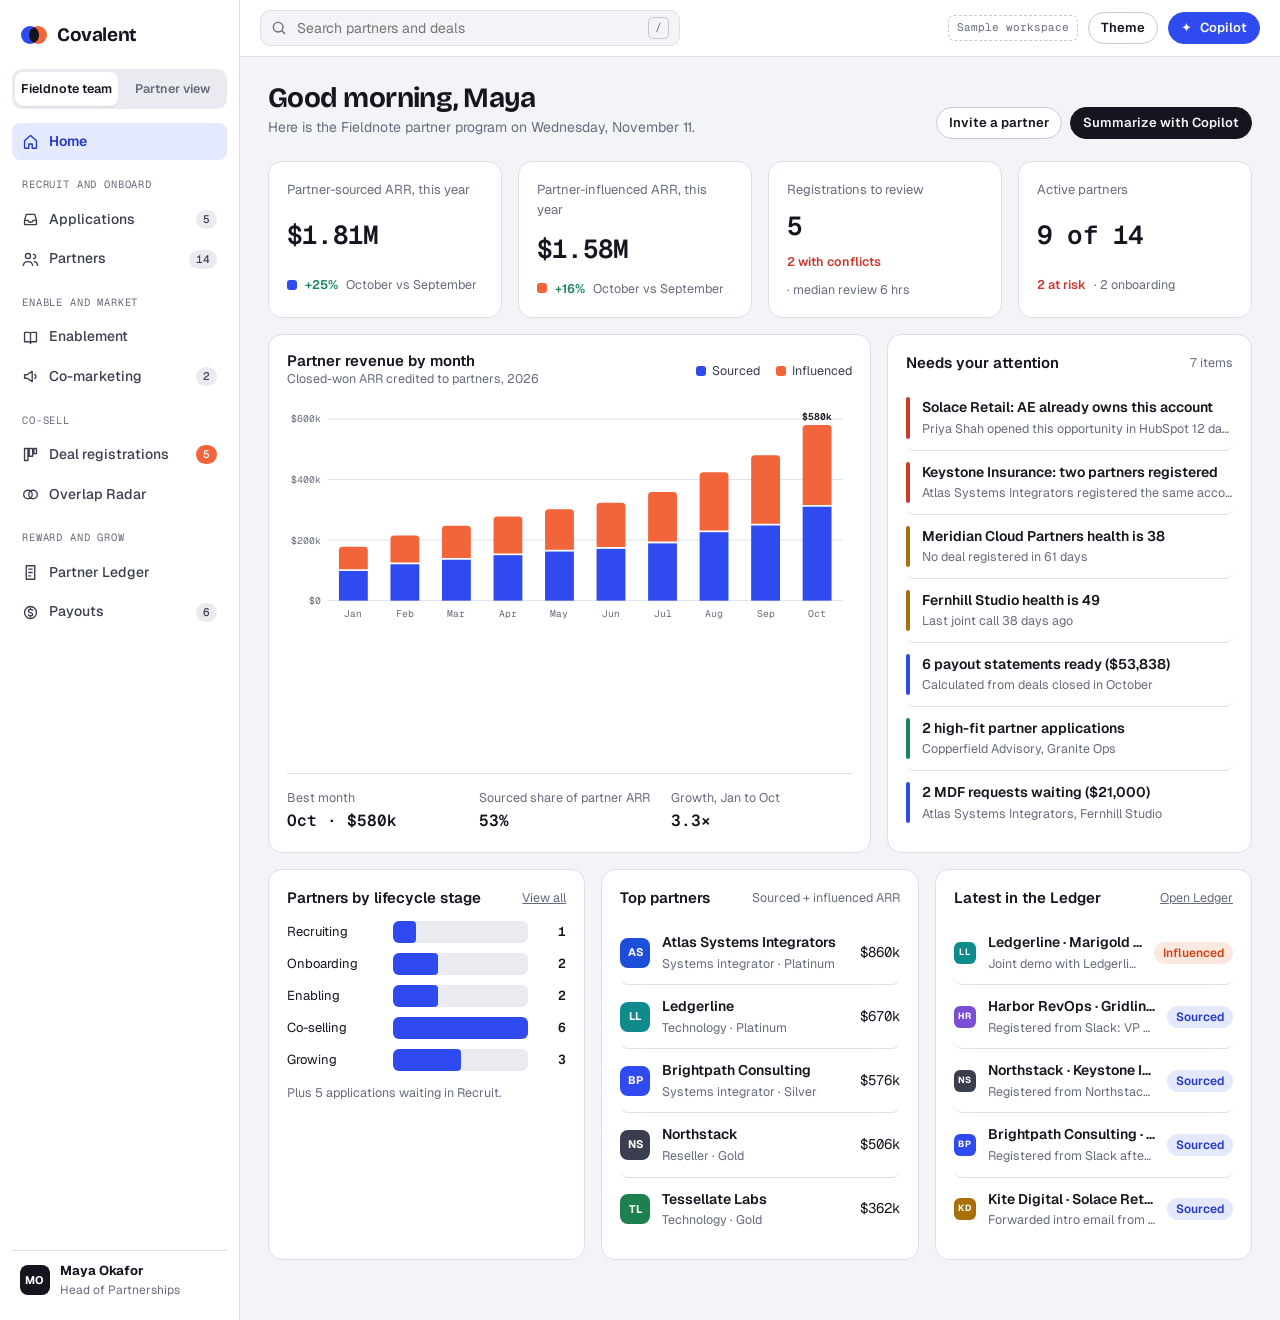
<file: covalent/app.html>
<!doctype html>
<html lang="en">
<head>
<meta charset="utf-8">
<meta name="viewport" content="width=device-width, initial-scale=1, viewport-fit=cover">
<title>Covalent Workspace</title>
<meta name="claude:viewport-fit-sides" content="cover">
<meta name="description" content="Interactive prototype of the Covalent partner relationship platform, with sample data.">
<link rel="preconnect" href="https://fonts.googleapis.com">
<link rel="preconnect" href="https://fonts.gstatic.com" crossorigin>
<link rel="stylesheet" href="https://fonts.googleapis.com/css2?family=Bricolage+Grotesque:opsz,wght@12..96,500;12..96,700;12..96,800&family=Geist:wght@400;500;600;700&family=Geist+Mono:wght@400;500;600&display=swap">
<link rel="stylesheet" href="brand.css">
<link rel="stylesheet" href="app.css">
</head>
<body>
<div class="shell" id="shell">
  <aside class="side" aria-label="Workspace navigation">
    <div class="side-head">
      <a class="wordmark" href="index.html" title="Back to the Covalent site">
        <svg class="mark" viewBox="0 0 28 20" aria-hidden="true"><circle class="a" cx="10" cy="10" r="9"/><circle class="b" cx="18" cy="10" r="9"/><path class="lens" d="M14 1.94 A9 9 0 0 1 14 18.06 A9 9 0 0 1 14 1.94Z"/></svg>
        Covalent
      </a>
    </div>
    <div class="mode" role="group" aria-label="Choose whose view to show">
      <button type="button" id="mode-vendor" aria-pressed="true">Fieldnote team</button>
      <button type="button" id="mode-partner" aria-pressed="false">Partner view</button>
    </div>
    <nav class="side-nav" id="side-nav"></nav>
    <div class="side-foot" id="side-foot"></div>
  </aside>

  <div class="main">
    <header class="top">
      <div class="search">
        <svg viewBox="0 0 20 20" aria-hidden="true"><circle cx="9" cy="9" r="6" fill="none" stroke="currentColor" stroke-width="1.8"/><path d="M13.5 13.5 L17 17" stroke="currentColor" stroke-width="1.8" stroke-linecap="round"/></svg>
        <label for="q" class="sr">Search partners and deals</label>
        <input id="q" type="search" placeholder="Search partners and deals" autocomplete="off">
        <kbd>/</kbd>
        <div class="search-results" id="search-results" hidden></div>
      </div>
      <span class="top-spacer"></span>
      <span class="sample-tag">Sample workspace</span>
      <button type="button" class="btn sm" id="theme-btn" aria-label="Switch color theme">Theme</button>
      <button type="button" class="btn sm cobalt" id="copilot-btn"><span aria-hidden="true">✦</span> Copilot</button>
    </header>
    <main class="view" id="view" tabindex="-1"></main>
  </div>
</div>

<div class="scrim" id="scrim" hidden></div>
<aside class="drawer" id="drawer" aria-label="Details" hidden></aside>

<aside class="copilot" id="copilot" aria-label="Covalent Copilot" hidden>
  <div class="copilot-head">
    <b><span aria-hidden="true">✦</span> Copilot</b>
    <button type="button" class="btn sm ghost" id="copilot-close" aria-label="Close Copilot">Close</button>
  </div>
  <div class="copilot-log" id="copilot-log" aria-live="polite"></div>
  <div class="copilot-chips" id="copilot-chips"></div>
  <form class="copilot-form" id="copilot-form">
    <label for="copilot-input" class="sr">Ask Copilot</label>
    <input id="copilot-input" placeholder="Ask about partners, deals or payouts" autocomplete="off">
    <button class="btn sm primary" type="submit">Ask</button>
  </form>
</aside>

<div class="toasts" id="toasts" aria-live="polite"></div>

<script src="data.js"></script>
<script src="app.js"></script>
</body>
</html>
</file>
<file: covalent/brand.css>
/* Covalent brand tokens, shared by the marketing site (index.html) and the product prototype (app.html).
   Concept: two parties (vendor = cobalt, partner = tangerine) bonded by one shared record (ink).
   Cobalt and tangerine double as the two chart series: partner-sourced vs partner-influenced. */
:root {
  --paper: #f3f4f7;
  --sheet: #ffffff;
  --sunk: #e9ebf0;
  --ink: #14151f;
  --ink-2: #3a3e4e;
  --muted: #676c7e;
  --rule: #dcdfe7;
  --rule-strong: #c6cad6;

  --cobalt: #2f4bef;
  --cobalt-strong: #2238c8;
  --cobalt-soft: #e5e9fe;
  --cobalt-ink: #ffffff;
  --tangerine: #f2643a;
  --tangerine-strong: #c94418;
  --tangerine-soft: #fde8e0;

  --good: #17885a;
  --good-soft: #def3e9;
  --warn: #a8700a;
  --warn-soft: #fbf0d6;
  --crit: #cc3a30;
  --crit-soft: #fbe3e1;

  --shadow-sm: 0 1px 2px rgba(20, 21, 31, 0.06), 0 1px 0 rgba(20, 21, 31, 0.04);
  --shadow: 0 1px 0 var(--rule), 0 14px 40px rgba(20, 24, 50, 0.08);
  --shadow-lg: 0 30px 80px rgba(20, 24, 60, 0.16);
  --lens-blend: multiply;

  --display: "Bricolage Grotesque", "Avenir Next", "Segoe UI", system-ui, sans-serif;
  --body: "Geist", "Inter", system-ui, -apple-system, "Segoe UI", sans-serif;
  --mono: "Geist Mono", ui-monospace, "SF Mono", Menlo, Consolas, monospace;

  --r-sm: 6px;
  --r: 10px;
  --r-lg: 16px;
}

@media (prefers-color-scheme: dark) {
  :root:not([data-theme="light"]) {
    --paper: #0e0f16;
    --sheet: #161823;
    --sunk: #1d2030;
    --ink: #eceef5;
    --ink-2: #c3c7d4;
    --muted: #9196a8;
    --rule: #2a2d3d;
    --rule-strong: #3a3e52;
    --cobalt: #7088ff;
    --cobalt-strong: #93a5ff;
    --cobalt-soft: #1f2552;
    --cobalt-ink: #0e0f16;
    --tangerine: #e0663a;
    --tangerine-strong: #ff9a75;
    --tangerine-soft: #3a2018;
    --good: #4cc792;
    --good-soft: #143326;
    --warn: #e2b04a;
    --warn-soft: #3a2d10;
    --crit: #ff7a70;
    --crit-soft: #3d1a18;
    --shadow-sm: 0 1px 2px rgba(0, 0, 0, 0.4);
    --shadow: 0 1px 0 var(--rule), 0 14px 40px rgba(0, 0, 0, 0.35);
    --shadow-lg: 0 30px 80px rgba(0, 0, 0, 0.5);
    --lens-blend: screen;
    color-scheme: dark;
  }
}
:root[data-theme="dark"] {
  --paper: #0e0f16;
  --sheet: #161823;
  --sunk: #1d2030;
  --ink: #eceef5;
  --ink-2: #c3c7d4;
  --muted: #9196a8;
  --rule: #2a2d3d;
  --rule-strong: #3a3e52;
  --cobalt: #7088ff;
  --cobalt-strong: #93a5ff;
  --cobalt-soft: #1f2552;
  --cobalt-ink: #0e0f16;
  --tangerine: #e0663a;
  --tangerine-strong: #ff9a75;
  --tangerine-soft: #3a2018;
  --good: #4cc792;
  --good-soft: #143326;
  --warn: #e2b04a;
  --warn-soft: #3a2d10;
  --crit: #ff7a70;
  --crit-soft: #3d1a18;
  --shadow-sm: 0 1px 2px rgba(0, 0, 0, 0.4);
  --shadow: 0 1px 0 var(--rule), 0 14px 40px rgba(0, 0, 0, 0.35);
  --shadow-lg: 0 30px 80px rgba(0, 0, 0, 0.5);
  --lens-blend: screen;
  color-scheme: dark;
}

*, *::before, *::after { box-sizing: border-box; }
[hidden] { display: none !important; }
html { -webkit-text-size-adjust: 100%; }
body {
  margin: 0;
  background: var(--paper);
  color: var(--ink);
  font-family: var(--body);
  font-size: 15px;
  line-height: 1.55;
  -webkit-font-smoothing: antialiased;
}
h1, h2, h3, h4 { font-family: var(--display); line-height: 1.08; margin: 0; text-wrap: balance; letter-spacing: -0.02em; }
p { margin: 0; }
a { color: inherit; }
button, input, select, textarea { font: inherit; color: inherit; }
:focus-visible { outline: 2px solid var(--cobalt); outline-offset: 2px; border-radius: 4px; }
.num, .mono { font-family: var(--mono); font-variant-numeric: tabular-nums; }
.eyebrow {
  font-family: var(--mono);
  font-size: 12px;
  letter-spacing: 0.08em;
  text-transform: uppercase;
  color: var(--muted);
}

/* Logo mark: two overlapping circles, the lens where they meet is the shared record */
.mark { display: inline-block; width: 28px; height: 20px; flex: none; }
.mark .a { fill: var(--cobalt); }
.mark .b { fill: var(--tangerine); }
.mark .lens { fill: var(--ink); }
.wordmark { display: inline-flex; align-items: center; gap: 9px; font-family: var(--display); font-weight: 700; font-size: 19px; letter-spacing: -0.02em; text-decoration: none; color: var(--ink); }

/* Buttons */
.btn {
  display: inline-flex; align-items: center; justify-content: center; gap: 8px;
  height: 40px; padding: 0 16px; border-radius: 999px;
  border: 1px solid var(--rule-strong); background: var(--sheet); color: var(--ink);
  font-weight: 600; font-size: 14px; text-decoration: none; cursor: pointer;
  transition: transform .15s ease, background .15s ease, border-color .15s ease;
  white-space: nowrap;
}
.btn:hover { border-color: var(--ink-2); }
.btn:active { transform: translateY(1px); }
.btn.primary { background: var(--ink); color: var(--paper); border-color: var(--ink); }
.btn.primary:hover { background: var(--ink-2); }
.btn.cobalt { background: var(--cobalt); color: var(--cobalt-ink); border-color: var(--cobalt); }
.btn.cobalt:hover { background: var(--cobalt-strong); border-color: var(--cobalt-strong); }
.btn.sm { height: 32px; padding: 0 12px; font-size: 13px; }
.btn.ghost { background: transparent; border-color: transparent; }
.btn.ghost:hover { background: var(--sunk); }

/* Pills and chips */
.pill {
  display: inline-flex; align-items: center; gap: 6px;
  height: 22px; padding: 0 9px; border-radius: 999px;
  font-size: 12px; font-weight: 600; white-space: nowrap;
  background: var(--sunk); color: var(--ink-2);
}
.pill::before { content: ""; width: 6px; height: 6px; border-radius: 50%; background: currentColor; opacity: .9; }
.pill.plain::before { display: none; }
.pill.cobalt { background: var(--cobalt-soft); color: var(--cobalt-strong); }
.pill.tangerine { background: var(--tangerine-soft); color: var(--tangerine-strong); }
.pill.good { background: var(--good-soft); color: var(--good); }
.pill.warn { background: var(--warn-soft); color: var(--warn); }
.pill.crit { background: var(--crit-soft); color: var(--crit); }

@media (prefers-reduced-motion: reduce) {
  *, *::before, *::after { animation-duration: 0.001ms !important; animation-iteration-count: 1 !important; transition-duration: 0.001ms !important; scroll-behavior: auto !important; }
}
</file>
<file: covalent/app.css>
/* Covalent workspace prototype.
   Layout concept: fixed sidebar organised by lifecycle stage, a dense working canvas, and slide-over panels
   (record drawer on the right, Copilot on the right) so context is never lost. */
html, body { height: 100%; }
body { font-size: 14px; overflow: hidden; }
.sr { position: absolute; width: 1px; height: 1px; overflow: hidden; clip: rect(0 0 0 0); white-space: nowrap; }

.shell { display: grid; grid-template-columns: 240px minmax(0, 1fr); height: 100%; }
.side { display: flex; flex-direction: column; gap: 14px; padding: 16px 12px; padding-left: max(12px, env(safe-area-inset-left, 0px)); border-right: 1px solid var(--rule); background: var(--sheet); overflow-y: auto; }
.side-head { padding: 4px 8px; }
.mode { display: grid; grid-template-columns: 1fr 1fr; gap: 3px; padding: 3px; border-radius: 10px; background: var(--sunk); }
.mode button { border: 0; background: none; padding: 7px 6px; border-radius: 8px; font-size: 12.5px; font-weight: 600; color: var(--muted); cursor: pointer; }
.mode button[aria-pressed="true"] { background: var(--sheet); color: var(--ink); box-shadow: var(--shadow-sm); }
.side-nav { display: grid; gap: 2px; align-content: start; }
.nav-group { font-family: var(--mono); font-size: 10.5px; letter-spacing: .08em; text-transform: uppercase; color: var(--muted); padding: 14px 10px 6px; }
.nav-item { display: flex; align-items: center; gap: 10px; padding: 8px 10px; border-radius: 8px; text-decoration: none; color: var(--ink-2); font-weight: 500; }
.nav-item:hover { background: var(--sunk); color: var(--ink); }
.nav-item[aria-current="page"] { background: var(--cobalt-soft); color: var(--cobalt-strong); font-weight: 600; }
.partner-mode .nav-item[aria-current="page"] { background: var(--tangerine-soft); color: var(--tangerine-strong); }
.nav-item svg { width: 17px; height: 17px; flex: none; }
.nav-item .count { margin-left: auto; font-family: var(--mono); font-size: 11px; padding: 1px 7px; border-radius: 999px; background: var(--sunk); color: var(--ink-2); }
.nav-item .count.hot { background: var(--tangerine); color: #fff; }
.side-foot { margin-top: auto; display: flex; align-items: center; gap: 10px; padding: 10px 8px 4px; border-top: 1px solid var(--rule); font-size: 13px; }
.side-foot small { display: block; color: var(--muted); font-size: 12px; }

.main { display: grid; grid-template-rows: auto minmax(0, 1fr); min-width: 0; height: 100%; }
.top { display: flex; align-items: center; gap: 10px; padding: 10px 20px; padding-right: max(20px, env(safe-area-inset-right, 0px)); border-bottom: 1px solid var(--rule); background: var(--sheet); }
.search { position: relative; display: flex; align-items: center; gap: 8px; width: min(420px, 100%); height: 36px; padding: 0 10px; border-radius: 10px; background: var(--paper); border: 1px solid var(--rule); color: var(--muted); }
.search svg { width: 16px; height: 16px; flex: none; }
.search input { flex: 1; min-width: 0; border: 0; background: none; outline: none; color: var(--ink); height: 100%; }
.search kbd { font-family: var(--mono); font-size: 11px; padding: 1px 6px; border: 1px solid var(--rule-strong); border-radius: 5px; }
.search-results { position: absolute; top: 42px; left: 0; right: 0; z-index: 30; background: var(--sheet); border: 1px solid var(--rule); border-radius: 12px; box-shadow: var(--shadow-lg); padding: 6px; display: grid; gap: 2px; max-height: 360px; overflow-y: auto; }
.search-results button { display: flex; align-items: center; gap: 10px; width: 100%; text-align: left; border: 0; background: none; padding: 8px; border-radius: 8px; cursor: pointer; color: var(--ink); }
.search-results button:hover, .search-results button:focus-visible { background: var(--sunk); }
.search-results small { color: var(--muted); margin-left: auto; font-size: 12px; }
.search-results .empty { padding: 10px; color: var(--muted); }
.top-spacer { flex: 1; }
.sample-tag { font-family: var(--mono); font-size: 11px; color: var(--muted); padding: 3px 8px; border: 1px dashed var(--rule-strong); border-radius: 6px; white-space: nowrap; }

.view { min-width: 0; overflow-y: auto; padding: 26px 28px 60px; padding-right: max(28px, env(safe-area-inset-right, 0px)); outline: none; }
.page-head { display: flex; align-items: flex-end; justify-content: space-between; gap: 16px; flex-wrap: wrap; margin-bottom: 22px; }
.page-head h1 { font-size: 28px; font-weight: 700; }
.page-head p { color: var(--muted); margin-top: 4px; max-width: 70ch; }
.page-head .actions { display: flex; gap: 8px; flex-wrap: wrap; }

.grid { display: grid; gap: 16px; }
.g-4 { grid-template-columns: repeat(4, minmax(0, 1fr)); }
.g-3 { grid-template-columns: repeat(3, minmax(0, 1fr)); }
.g-2 { grid-template-columns: repeat(2, minmax(0, 1fr)); }
.g-main { grid-template-columns: minmax(0, 1.65fr) minmax(0, 1fr); }
@media (max-width: 1200px) { .g-4 { grid-template-columns: repeat(2, minmax(0, 1fr)); } .g-main { grid-template-columns: minmax(0, 1fr); } }
@media (max-width: 760px) { .g-3, .g-2 { grid-template-columns: minmax(0, 1fr); } }
@media (max-width: 480px) { .g-4 { grid-template-columns: minmax(0, 1fr); } }

.card { background: var(--sheet); border: 1px solid var(--rule); border-radius: 14px; padding: 18px; min-width: 0; }
.card-head { display: flex; align-items: center; justify-content: space-between; gap: 12px; margin-bottom: 14px; flex-wrap: wrap; }
.card-head h2 { font-family: var(--body); font-size: 15px; font-weight: 600; letter-spacing: 0; }
.card-head .sub { color: var(--muted); font-size: 12.5px; }
.kpi { display: grid; gap: 6px; }
.kpi .label { color: var(--muted); font-size: 13px; }
.kpi .value { font-family: var(--mono); font-size: 26px; font-weight: 600; letter-spacing: -0.03em; font-variant-numeric: tabular-nums; }
.kpi .foot { display: flex; align-items: center; gap: 8px; font-size: 12.5px; color: var(--muted); flex-wrap: wrap; }
.kpi .up { color: var(--good); font-weight: 600; }
.kpi .down { color: var(--crit); font-weight: 600; }
.kpi .swatch { width: 10px; height: 10px; border-radius: 3px; display: inline-block; }

/* Chart */
.chart { position: relative; }
.chart svg { display: block; width: 100%; height: 240px; overflow: visible; }
.chart .axis { fill: var(--muted); font-family: var(--mono); font-size: 11px; }
.chart .grid-line { stroke: var(--rule); stroke-width: 1; }
.chart .hit { fill: transparent; cursor: default; }
.chart .hit:hover + g rect, .chart g.bar:hover rect { opacity: .85; }
.legend { display: flex; gap: 16px; flex-wrap: wrap; font-size: 12.5px; color: var(--ink-2); }
.legend span { display: inline-flex; align-items: center; gap: 6px; }
.legend i { width: 10px; height: 10px; border-radius: 3px; display: inline-block; }
.tip { position: absolute; pointer-events: none; z-index: 5; background: var(--ink); color: var(--paper); border-radius: 8px; padding: 8px 10px; font-size: 12px; line-height: 1.45; white-space: nowrap; transform: translate(-50%, -100%); box-shadow: var(--shadow); }
.tip b { font-family: var(--mono); }

/* Lists */
.list { display: grid; }
.row { display: flex; align-items: center; gap: 12px; padding: 11px 0; border-bottom: 1px solid var(--rule); min-width: 0; }
.row:last-child { border-bottom: 0; }
.row .grow { flex: 1; min-width: 0; }
.row .grow b { display: block; font-weight: 600; overflow: hidden; text-overflow: ellipsis; white-space: nowrap; }
.row .grow small { color: var(--muted); font-size: 12.5px; display: block; overflow: hidden; text-overflow: ellipsis; white-space: nowrap; }
.row.clickable { cursor: pointer; border-radius: 8px; }
.row.clickable:hover { background: var(--paper); }
.sev { width: 4px; align-self: stretch; border-radius: 2px; flex: none; }
.sev.crit { background: var(--crit); } .sev.warn { background: var(--warn); } .sev.good { background: var(--good); } .sev.info { background: var(--cobalt); }
.avatar { width: 30px; height: 30px; border-radius: 8px; display: grid; place-items: center; font-size: 11px; font-weight: 700; color: #fff; flex: none; letter-spacing: .02em; }
.avatar.lg { width: 48px; height: 48px; border-radius: 12px; font-size: 16px; }
.avatar.sm { width: 22px; height: 22px; border-radius: 6px; font-size: 9px; }

/* Funnel */
.funnel { display: grid; gap: 10px; }
.funnel-row { display: grid; grid-template-columns: 96px minmax(0, 1fr) 28px; gap: 10px; align-items: center; font-size: 13px; }
.funnel-row .track { height: 22px; border-radius: 6px; background: var(--sunk); overflow: hidden; }
.funnel-row .fill { height: 100%; border-radius: 4px; background: var(--cobalt); min-width: 4px; }
.funnel-row .n { font-family: var(--mono); text-align: right; font-weight: 600; }

/* Tables */
.table-wrap { overflow-x: auto; border: 1px solid var(--rule); border-radius: 14px; background: var(--sheet); }
table.data { width: 100%; border-collapse: collapse; min-width: 860px; }
.data th, .data td { padding: 11px 14px; text-align: left; border-bottom: 1px solid var(--rule); white-space: nowrap; }
.data thead th { font-size: 12px; font-weight: 600; color: var(--muted); background: var(--paper); position: sticky; top: 0; }
.data tbody tr { cursor: pointer; }
.data tbody tr:hover td { background: var(--paper); }
.data tbody tr:last-child td { border-bottom: 0; }
.data td.num, .data th.num { text-align: right; font-family: var(--mono); font-variant-numeric: tabular-nums; }
.cell-name { display: flex; align-items: center; gap: 10px; font-weight: 600; }
.cell-name small { display: block; font-weight: 400; color: var(--muted); font-size: 12px; }
.health { display: inline-flex; align-items: center; gap: 8px; font-family: var(--mono); font-weight: 600; }
.health svg { width: 64px; height: 20px; }
.chips { display: flex; gap: 6px; flex-wrap: wrap; margin-bottom: 14px; }
.chip { border: 1px solid var(--rule-strong); background: var(--sheet); border-radius: 999px; padding: 5px 12px; font-size: 13px; font-weight: 500; cursor: pointer; color: var(--ink-2); }
.chip[aria-pressed="true"] { background: var(--ink); border-color: var(--ink); color: var(--paper); }
.chip .c { font-family: var(--mono); font-size: 11px; opacity: .7; margin-left: 4px; }

/* Kanban */
.board { display: grid; grid-template-columns: repeat(5, minmax(240px, 1fr)); gap: 12px; overflow-x: auto; padding-bottom: 8px; align-items: start; }
.col { background: var(--sunk); border-radius: 14px; padding: 10px; display: grid; gap: 8px; align-content: start; min-height: 200px; }
.col.drop { outline: 2px dashed var(--cobalt); outline-offset: -4px; }
.col-head { display: flex; justify-content: space-between; align-items: center; padding: 4px 6px 6px; font-weight: 600; font-size: 13px; }
.col-head .sum { font-family: var(--mono); font-size: 12px; color: var(--muted); font-weight: 500; }
.deal { background: var(--sheet); border: 1px solid var(--rule); border-radius: 10px; padding: 12px; display: grid; gap: 8px; cursor: grab; box-shadow: var(--shadow-sm); }
.deal:hover { border-color: var(--rule-strong); }
.deal.dragging { opacity: .5; }
.deal .t { display: flex; justify-content: space-between; gap: 8px; align-items: baseline; }
.deal .t b { font-weight: 600; overflow: hidden; text-overflow: ellipsis; white-space: nowrap; }
.deal .amt { font-family: var(--mono); font-size: 12.5px; font-weight: 600; }
.deal .meta { display: flex; align-items: center; gap: 6px; font-size: 12px; color: var(--muted); flex-wrap: wrap; }
.deal .acts { display: flex; gap: 6px; }

/* Ledger */
.bars { display: grid; gap: 10px; }
.bar-row { display: grid; grid-template-columns: minmax(120px, 190px) minmax(0, 1fr) 84px; gap: 12px; align-items: center; font-size: 13px; }
.bar-row .track { height: 14px; border-radius: 4px; background: var(--sunk); }
.bar-row .fill { height: 100%; border-radius: 0 4px 4px 0; background: var(--cobalt); transition: width .35s ease; min-width: 2px; }
.bar-row .v { text-align: right; font-family: var(--mono); font-weight: 600; }
.bar-row .nm { display: flex; align-items: center; gap: 8px; min-width: 0; }
.bar-row .nm span { overflow: hidden; text-overflow: ellipsis; white-space: nowrap; }
@media (max-width: 560px) { .bar-row { grid-template-columns: minmax(0, 1fr) 76px; } .bar-row .track { grid-column: 1 / -1; grid-row: 2; } }
.seg { display: inline-flex; padding: 3px; border-radius: 10px; background: var(--sunk); gap: 2px; flex-wrap: wrap; }
.seg button { border: 0; background: none; padding: 6px 11px; border-radius: 8px; font-size: 12.5px; font-weight: 600; color: var(--muted); cursor: pointer; }
.seg button[aria-pressed="true"] { background: var(--sheet); color: var(--ink); box-shadow: var(--shadow-sm); }
.tl { list-style: none; padding: 0; margin: 0; display: grid; }
.tl li { display: grid; grid-template-columns: 74px 14px minmax(0, 1fr) auto; gap: 10px; padding: 10px 0; border-bottom: 1px dashed var(--rule); align-items: start; }
.tl li:last-child { border-bottom: 0; }
.tl .when { font-family: var(--mono); font-size: 12px; color: var(--muted); }
.tl .dot { width: 10px; height: 10px; border-radius: 50%; margin-top: 4px; }
.tl small { color: var(--muted); display: block; font-size: 12px; }

/* Overlap */
.ov { display: grid; gap: 4px; min-width: 640px; }
.ov-row { display: grid; grid-template-columns: minmax(180px, 1.4fr) repeat(5, minmax(76px, 1fr)) 110px; gap: 4px; align-items: center; }
.ov-h { font-size: 11.5px; font-weight: 600; color: var(--muted); text-align: center; padding: 4px 0; overflow: hidden; text-overflow: ellipsis; white-space: nowrap; }
.ov-acct b { display: block; } .ov-acct small { color: var(--muted); font-size: 12px; }
.ov-cell { height: 36px; border-radius: 8px; display: grid; place-items: center; font-size: 12px; font-weight: 600; border: 0; }
.ov-cell.none { background: var(--sunk); color: var(--muted); }
.ov-cell.opp { background: var(--cobalt-soft); color: var(--cobalt-strong); cursor: pointer; }
.ov-cell.customer { background: var(--cobalt); color: var(--cobalt-ink); cursor: pointer; }
.ov-cell:not(.none):hover { outline: 2px solid var(--ink); outline-offset: 1px; }

/* Progress */
.prog { height: 8px; border-radius: 4px; background: var(--sunk); overflow: hidden; }
.prog div { height: 100%; background: var(--cobalt); border-radius: 4px; }
.partner-mode .prog div { background: var(--tangerine); }
.stepper { display: grid; grid-template-columns: repeat(5, minmax(0, 1fr)); gap: 4px; }
.stepper div { display: grid; gap: 6px; font-size: 11.5px; color: var(--muted); }
.stepper div::before { content: ""; height: 6px; border-radius: 3px; background: var(--sunk); }
.stepper div.on::before { background: var(--cobalt); }
.stepper div.cur { color: var(--ink); font-weight: 600; }

/* Drawer */
.scrim { position: fixed; inset: 0; background: rgba(10, 12, 24, .32); z-index: 40; }
.drawer { position: fixed; top: 0; right: 0; bottom: 0; width: min(560px, 100%); z-index: 50; background: var(--paper); border-left: 1px solid var(--rule); box-shadow: var(--shadow-lg); overflow-y: auto; padding: 22px; padding-top: max(22px, env(safe-area-inset-top, 0px)); padding-right: max(22px, env(safe-area-inset-right, 0px)); padding-bottom: max(22px, env(safe-area-inset-bottom, 0px)); display: grid; gap: 14px; align-content: start; animation: slide .22s ease; }
@keyframes slide { from { transform: translateX(24px); opacity: 0; } to { transform: none; opacity: 1; } }
.drawer-head { display: flex; gap: 14px; align-items: flex-start; }
.drawer-head h2 { font-size: 22px; font-weight: 700; }
.drawer-head .meta { display: flex; gap: 6px; flex-wrap: wrap; margin-top: 8px; }
.drawer-head .x { margin-left: auto; }
.kv { display: grid; grid-template-columns: auto minmax(0, 1fr); gap: 6px 16px; font-size: 13px; }
.kv dt { color: var(--muted); } .kv dd { margin: 0; font-weight: 500; }
.callout { border-radius: 12px; padding: 14px; display: grid; gap: 10px; font-size: 13.5px; }
.callout.crit { background: var(--crit-soft); } .callout.warn { background: var(--warn-soft); } .callout.good { background: var(--good-soft); } .callout.info { background: var(--cobalt-soft); }
.callout .acts { display: flex; gap: 8px; flex-wrap: wrap; }
.factors { display: grid; gap: 8px; }
.factor { display: grid; grid-template-columns: 120px minmax(0, 1fr) 34px; gap: 10px; align-items: center; font-size: 12.5px; }
.factor .v { font-family: var(--mono); text-align: right; }

/* Copilot */
.copilot { position: fixed; top: 0; right: 0; bottom: 0; width: min(420px, 100%); z-index: 60; background: var(--sheet); border-left: 1px solid var(--rule); box-shadow: var(--shadow-lg); display: grid; grid-template-rows: auto minmax(0, 1fr) auto auto; padding-top: env(safe-area-inset-top, 0px); padding-bottom: env(safe-area-inset-bottom, 0px); padding-right: env(safe-area-inset-right, 0px); animation: slide .22s ease; }
.copilot-head { display: flex; align-items: center; justify-content: space-between; padding: 14px 16px; border-bottom: 1px solid var(--rule); }
.copilot-head b { font-family: var(--display); font-size: 17px; }
.copilot-head b span { color: var(--cobalt); }
.copilot-log { overflow-y: auto; padding: 16px; display: grid; gap: 12px; align-content: start; }
.bubble { padding: 11px 13px; border-radius: 12px; font-size: 13.5px; line-height: 1.5; max-width: 92%; }
.bubble.me { justify-self: end; background: var(--ink); color: var(--paper); }
.bubble.ai { background: var(--paper); border: 1px solid var(--rule); }
.bubble.ai ul, .bubble.ai ol { margin: 6px 0 0; padding-left: 18px; display: grid; gap: 4px; }
.bubble.ai .src { margin-top: 8px; font-size: 11.5px; color: var(--muted); font-family: var(--mono); }
.copilot-chips { display: flex; flex-wrap: wrap; gap: 6px; padding: 10px 16px 0; }
.copilot-chips button { border: 1px solid var(--rule-strong); background: var(--sheet); border-radius: 999px; padding: 6px 10px; font-size: 12.5px; cursor: pointer; text-align: left; }
.copilot-chips button:hover { border-color: var(--cobalt); color: var(--cobalt-strong); }
.copilot-form { display: flex; gap: 8px; padding: 12px 16px 16px; }
.copilot-form input { flex: 1; min-width: 0; height: 36px; border-radius: 10px; border: 1px solid var(--rule-strong); padding: 0 12px; background: var(--paper); }

/* Forms */
.form { display: grid; gap: 14px; }
.form .two { display: grid; grid-template-columns: minmax(0, 1fr) minmax(0, 1fr); gap: 12px; }
@media (max-width: 600px) { .form .two { grid-template-columns: minmax(0, 1fr); } }
.form label { display: grid; gap: 6px; font-size: 13px; font-weight: 600; }
.form input, .form select, .form textarea { height: 38px; border-radius: 9px; border: 1px solid var(--rule-strong); padding: 0 12px; background: var(--paper); font-weight: 400; width: 100%; }
.form textarea { height: 84px; padding: 10px 12px; resize: vertical; }
.hint { font-size: 12.5px; color: var(--muted); }
.code { font-family: var(--mono); font-size: 12.5px; background: var(--paper); border: 1px solid var(--rule); border-radius: 8px; padding: 10px 12px; overflow-x: auto; }

.toasts { position: fixed; left: 50%; bottom: max(20px, env(safe-area-inset-bottom, 0px)); transform: translateX(-50%); z-index: 80; display: grid; gap: 8px; justify-items: center; width: min(460px, calc(100% - 32px)); }
.toast { background: var(--ink); color: var(--paper); padding: 10px 16px; border-radius: 10px; font-size: 13.5px; box-shadow: var(--shadow-lg); animation: rise .2s ease; }
@keyframes rise { from { transform: translateY(8px); opacity: 0; } to { transform: none; opacity: 1; } }

.empty-state { padding: 28px; text-align: center; color: var(--muted); }

/* Narrow screens: sidebar becomes a top strip */
@media (max-width: 900px) {
  body { overflow: auto; }
  .shell { grid-template-columns: minmax(0, 1fr); grid-template-rows: auto minmax(0, 1fr); height: auto; min-height: 100%; }
  .side { flex-direction: row; flex-wrap: wrap; align-items: center; gap: 8px 12px; padding: 10px max(16px, env(safe-area-inset-right, 0px)) 10px max(16px, env(safe-area-inset-left, 0px)); border-right: 0; border-bottom: 1px solid var(--rule); overflow: visible; }
  .side-head { padding: 0; }
  .mode { margin-left: auto; }
  .side-nav { display: flex; gap: 4px; overflow-x: auto; width: 100%; padding-bottom: 2px; }
  .nav-group { display: none; }
  .nav-item { white-space: nowrap; padding: 7px 10px; }
  .side-foot { display: none; }
  .main { height: auto; }
  .top { padding: 10px max(16px, env(safe-area-inset-right, 0px)) 10px max(16px, env(safe-area-inset-left, 0px)); flex-wrap: wrap; }
  .search { width: 100%; order: 5; }
  .view { overflow: visible; padding: 20px max(16px, env(safe-area-inset-right, 0px)) 60px max(16px, env(safe-area-inset-left, 0px)); }
}

/* Chart card summary row, pinned to the bottom so the card fills its row */
.chart-card { display: flex; flex-direction: column; }
.chart-foot { display: grid; grid-template-columns: repeat(3, minmax(0, 1fr)); gap: 12px; margin-top: auto; padding-top: 14px; border-top: 1px solid var(--rule); }
.chart-foot div { display: grid; gap: 2px; min-width: 0; }
.chart-foot span { color: var(--muted); font-size: 12.5px; }
.chart-foot b { font-family: var(--mono); font-size: 16px; font-weight: 600; }
.chart-card .chart { margin-bottom: 16px; }
@media (max-width: 520px) { .chart-foot { grid-template-columns: minmax(0, 1fr); } }
</file>
